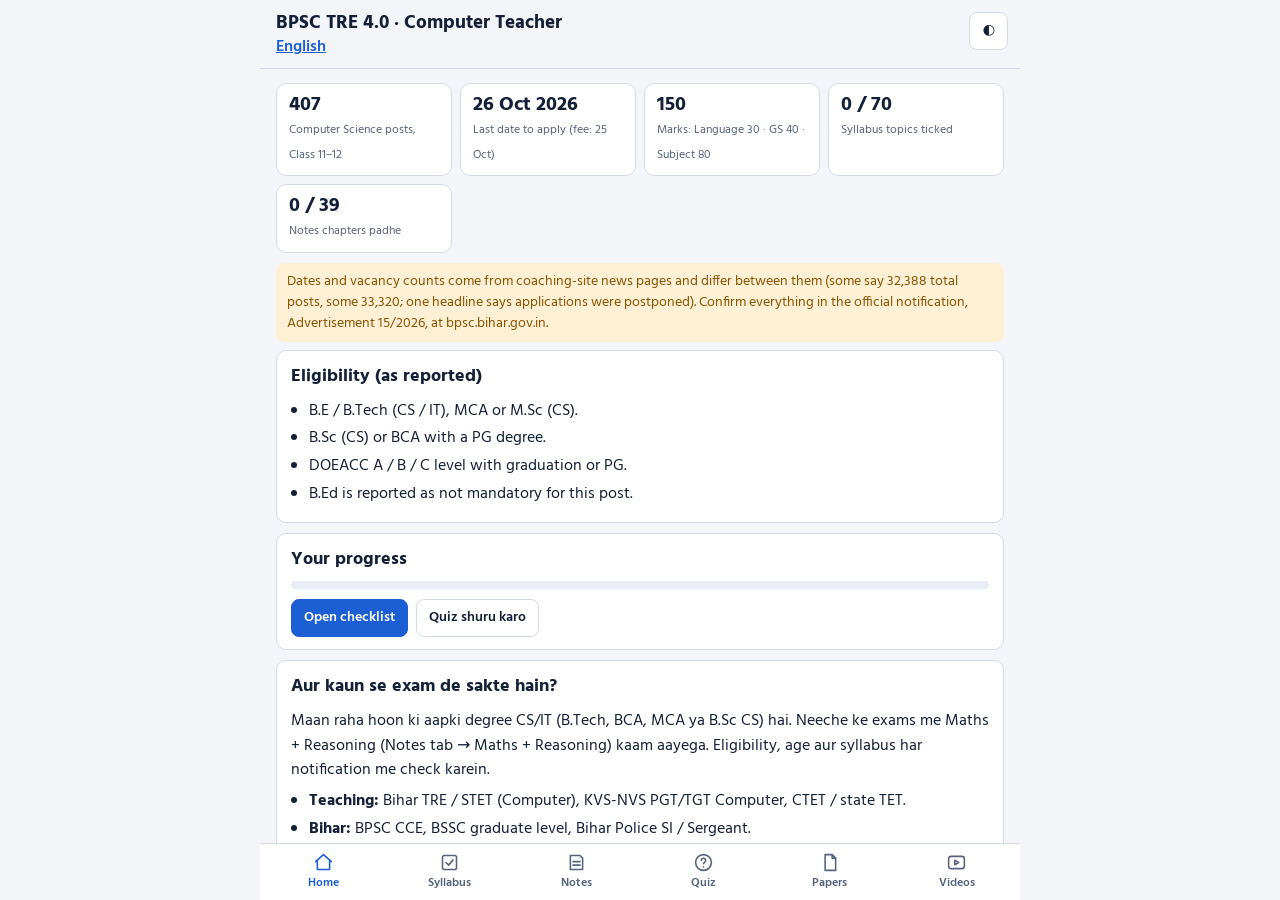
<file: website/index.html>
<!doctype html>
<html lang="hi">
<head>
<meta charset="utf-8">
<meta name="viewport" content="width=device-width, initial-scale=1, viewport-fit=cover">
<title>BPSC Computer Teacher Prep</title>
<meta name="description" content="BPSC TRE 4.0 Computer Science teacher preparation: notes in Hinglish, chapter-wise MCQ quiz, syllabus checklist, previous papers and video links.">
<link rel="preconnect" href="https://fonts.googleapis.com">
<link rel="preconnect" href="https://fonts.gstatic.com" crossorigin>
<link rel="stylesheet" href="https://fonts.googleapis.com/css2?family=Hind:wght@400;500;600;700&family=JetBrains+Mono:wght@400;600&display=swap">
<link rel="stylesheet" href="style.css">
</head>
<body>
<div id="app">
  <header>
    <h1>BPSC TRE 4.0 · Computer Teacher</h1>
<a href="./english.html">English</a>  <button class="btn themebtn" id="themeBtn" type="button" aria-label="Switch theme">◐</button>
  </header>
  <main id="main"></main>
  <nav id="nav" role="tablist" aria-label="Sections"></nav>
</div>

<script src="js/n1.js?v=2"></script>
<script src="js/n2.js?v=2"></script>
<script src="js/n3.js?v=2"></script>
<script src="js/n4.js?v=2"></script>
<script src="js/n5.js?v=2"></script>
<script src="js/n6.js?v=2"></script>
<script src="js/n7.js?v=2"></script>
<script src="js/n8.js?v=2"></script>
<script src="js/n9.js?v=2"></script>
<script src="js/qa.js?v=2"></script>
<script src="js/qa2.js?v=2"></script>
<script src="js/app.js?v=2"></script>
</body>
</html>
</file>
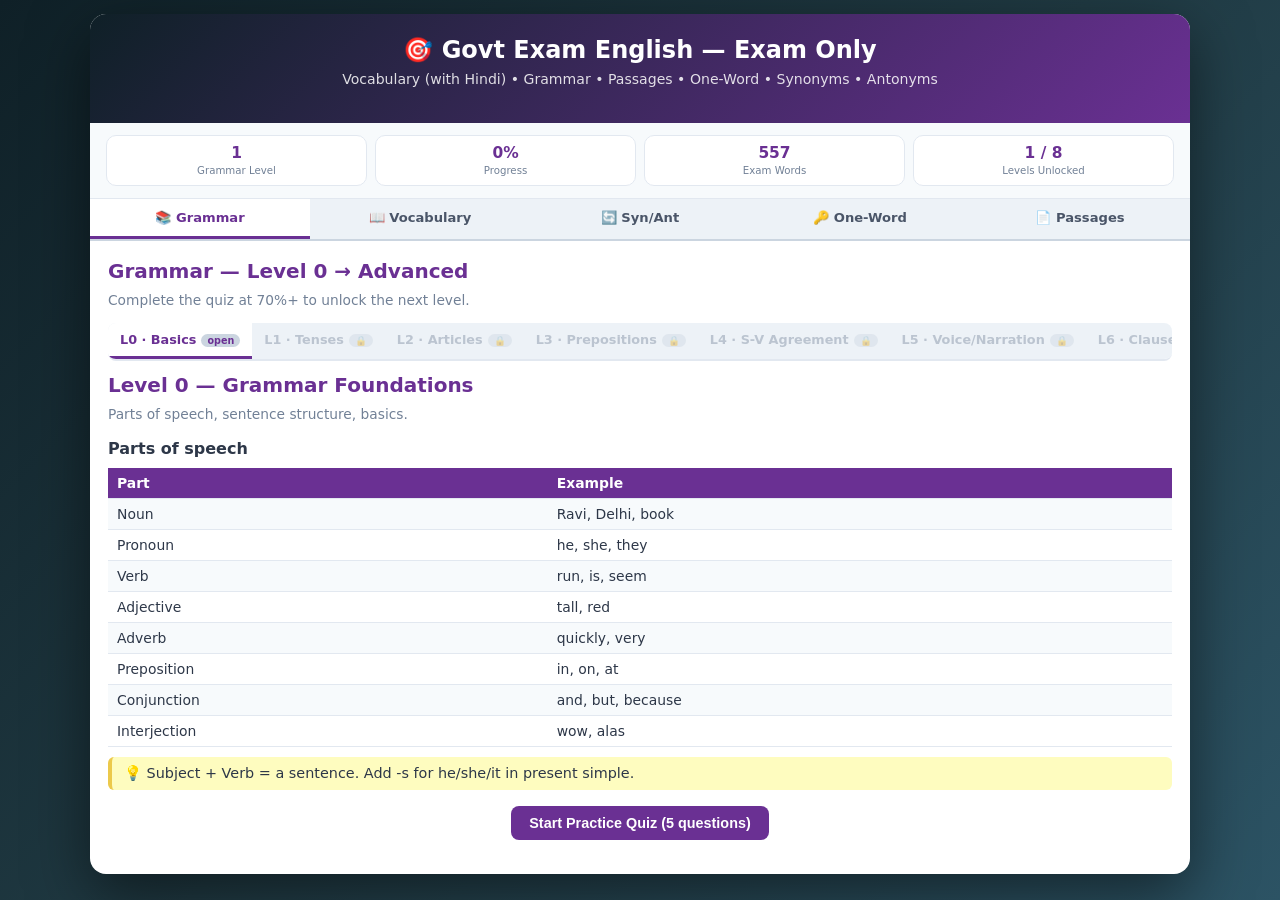
<file: english.html>
<!DOCTYPE html>
<html lang="en">
<head>
<meta charset="UTF-8">
<meta name="viewport" content="width=device-width, initial-scale=1.0">
<title>Govt Exam English — Vocabulary with Hindi (Exam Only)</title>
<style>
  * { box-sizing: border-box; margin: 0; padding: 0; }
  body {
    font-family: 'Segoe UI', system-ui, sans-serif;
    background: linear-gradient(135deg, #0f2027, #203a43, #2c5364);
    min-height: 100vh;
    padding: 14px;
    color: #2d3748;
  }
  .container {
    max-width: 1100px; margin: 0 auto; background: #fff;
    border-radius: 16px; box-shadow: 0 20px 60px rgba(0,0,0,0.5); overflow: hidden;
  }
  header {
    background: linear-gradient(135deg, #0f2027, #6a3093);
    color: #fff; padding: 22px; text-align: center;
  }
  header h1 { font-size: 1.5em; margin-bottom: 4px; }
  header p { opacity: 0.85; font-size: 0.88em; }
  .stats-bar {
    display: flex; flex-wrap: wrap; gap: 8px;
    padding: 12px 16px; background: #f7fafc;
    border-bottom: 1px solid #e2e8f0; font-size: 0.84em;
  }
  .stat {
    flex: 1; min-width: 100px; background: #fff;
    padding: 8px 10px; border-radius: 10px;
    border: 1px solid #e2e8f0; text-align: center;
  }
  .stat b { display: block; font-size: 1.15em; color: #6a3093; }
  .stat span { color: #718096; font-size: 0.76em; }
  .main-tabs {
    display: flex; overflow-x: auto;
    background: #edf2f7; border-bottom: 2px solid #cbd5e0;
  }
  .main-tab {
    flex: 1; min-width: 100px; padding: 11px 6px;
    text-align: center; cursor: pointer;
    font-weight: 700; font-size: 0.82em; color: #4a5568;
    border-bottom: 3px solid transparent;
    white-space: nowrap; transition: all 0.2s;
  }
  .main-tab:hover { background: #e2e8f0; }
  .main-tab.active {
    color: #6a3093; background: #fff; border-bottom-color: #6a3093;
  }
  .content { padding: 18px; }
  .panel { display: none; animation: fadeIn 0.3s; }
  .panel.active { display: block; }
  @keyframes fadeIn { from { opacity: 0; transform: translateY(8px);} to { opacity:1; transform:none;} }
  h2 { color: #6a3093; margin-bottom: 6px; font-size: 1.25em; }
  .subtitle { color: #718096; font-size: 0.86em; margin-bottom: 12px; }
  h3 { color: #2d3748; margin: 14px 0 8px; font-size: 1em; }
  p { line-height: 1.6; margin-bottom: 10px; font-size: 0.94em; }
  .example {
    background: #f0f4ff; border-left: 4px solid #667eea;
    padding: 8px 12px; border-radius: 6px; margin: 6px 0;
    font-style: italic; font-size: 0.9em;
  }
  .example strong { color: #4c51bf; font-style: normal; }
  .tip {
    background: #fefcbf; border-left: 4px solid #ecc94b;
    padding: 8px 12px; border-radius: 6px; margin: 10px 0; font-size: 0.9em;
  }
  .tip::before { content: "💡 "; }
  .trap {
    background: #fff5f5; border-left: 4px solid #f56565;
    padding: 8px 12px; border-radius: 6px; margin: 10px 0; font-size: 0.9em;
  }
  .trap::before { content: "⚠️ Exam Trap: "; font-weight: 700; color: #c53030; }
  table { width: 100%; border-collapse: collapse; margin: 10px 0; font-size: 0.87em; }
  th, td { padding: 7px 9px; text-align: left; border-bottom: 1px solid #e2e8f0; }
  th { background: #6a3093; color: #fff; }
  tr:nth-child(even) { background: #f7fafc; }
  .levels {
    display: flex; overflow-x: auto; background: #edf2f7;
    border-bottom: 2px solid #e2e8f0; margin-bottom: 12px; border-radius: 8px;
  }
  .level-tab {
    flex: 0 0 auto; padding: 9px 12px; cursor: pointer;
    font-weight: 600; font-size: 0.8em; color: #718096;
    border-bottom: 3px solid transparent; white-space: nowrap;
  }
  .level-tab:hover { background: #e2e8f0; }
  .level-tab.active { color: #6a3093; background: #fff; border-bottom-color: #6a3093; }
  .level-tab.locked { opacity: 0.4; cursor: not-allowed; }
  .level-tab .badge {
    display: inline-block; margin-left: 5px; font-size: 0.75em;
    padding: 1px 6px; border-radius: 10px; background: #cbd5e0;
  }
  .level-tab.done .badge { background: #48bb78; color: #fff; }
  .btn {
    padding: 9px 18px; border: none; border-radius: 8px;
    cursor: pointer; font-weight: 700; font-size: 0.9em;
  }
  .btn-primary { background: #6a3093; color: #fff; }
  .btn-primary:hover { background: #4c2270; }
  .btn-success { background: #38a169; color: #fff; }
  .btn-outline { background: #fff; color: #6a3093; border: 2px solid #6a3093; }
  .btn-outline:hover { background: #f0e6f8; }
  .btn:disabled { opacity: 0.5; cursor: not-allowed; }
  .btn-sm { padding: 6px 12px; font-size: 0.82em; }
  .center { text-align: center; margin-top: 14px; }
  .quiz-header {
    display: flex; justify-content: space-between; align-items: center;
    flex-wrap: wrap; gap: 8px; margin-bottom: 10px;
  }
  .timer {
    font-weight: 700; color: #e53e3e; background: #fff5f5;
    padding: 5px 12px; border-radius: 20px; font-size: 0.9em;
  }
  .quiz-question {
    background: #f7fafc; padding: 12px 14px;
    border-radius: 10px; margin-bottom: 10px; border: 1px solid #e2e8f0;
  }
  .quiz-question p.qtext { font-weight: 600; margin-bottom: 8px; font-size: 0.94em; }
  .option {
    display: block; padding: 8px 12px; margin: 4px 0;
    background: #fff; border: 2px solid #e2e8f0;
    border-radius: 8px; cursor: pointer; font-size: 0.9em; transition: all 0.15s;
  }
  .option:hover { border-color: #6a3093; background: #f5eefa; }
  .option.correct { border-color: #48bb78; background: #f0fff4; }
  .option.wrong { border-color: #f56565; background: #fff5f5; }
  .option.disabled { pointer-events: none; }
  .feedback { margin-top: 5px; font-weight: 600; font-size: 0.84em; }
  .feedback.correct { color: #38a169; }
  .feedback.wrong { color: #e53e3e; }
  .progress-bar {
    height: 8px; background: #e2e8f0; border-radius: 4px;
    overflow: hidden; margin: 10px 0;
  }
  .progress-fill {
    height: 100%; background: linear-gradient(90deg, #48bb78, #38a169);
    width: 0%; transition: width 0.4s;
  }
  .result-box {
    background: linear-gradient(135deg, #f0e6f8, #e9d8fd);
    padding: 18px; border-radius: 12px; text-align: center; margin-top: 14px;
  }
  .result-box h3 { color: #6a3093; font-size: 1.25em; margin-bottom: 6px; }
  .result-box .big { font-size: 2em; font-weight: 800; color: #2d3748; }
  .result-box p { margin: 5px 0; color: #4a5568; }
  .hidden { display: none; }
  .hint { color: #718096; font-size: 0.84em; }
  .vocab-grid {
    display: grid; grid-template-columns: repeat(auto-fill, minmax(290px, 1fr));
    gap: 10px; margin-top: 12px;
  }
  .vocab-card {
    background: #fff; border: 1px solid #e2e8f0;
    border-radius: 10px; padding: 10px 12px; font-size: 0.86em;
    box-shadow: 0 2px 6px rgba(0,0,0,0.04);
  }
  .vocab-card .word { font-weight: 800; color: #6a3093; font-size: 1.05em; }
  .vocab-card .hindi { color: #2b6cb0; font-weight: 700; margin: 2px 0; font-size: 0.95em; }
  .vocab-card .meaning { color: #2d3748; margin: 3px 0; font-size: 0.9em; }
  .vocab-card .syn, .vocab-card .ant { font-size: 0.83em; color: #4a5568; }
  .vocab-card .syn b { color: #38a169; }
  .vocab-card .ant b { color: #e53e3e; }
  .vocab-card .tag {
    display: inline-block; font-size: 0.7em; background: #e9d8fd;
    color: #6a3093; padding: 1px 7px; border-radius: 8px; margin-top: 4px;
  }
  .search-box { display: flex; gap: 8px; flex-wrap: wrap; margin-bottom: 12px; }
  .search-box input {
    flex: 1; min-width: 170px; padding: 9px 12px;
    border: 2px solid #e2e8f0; border-radius: 8px;
    font-size: 0.9em; outline: none;
  }
  .search-box input:focus { border-color: #6a3093; }
  .search-box select {
    padding: 9px 12px; border: 2px solid #e2e8f0;
    border-radius: 8px; font-size: 0.9em; background: #fff;
  }
  .filter-row { display: flex; gap: 6px; flex-wrap: wrap; margin-bottom: 10px; }
  .filter-chip {
    padding: 5px 12px; border-radius: 16px; background: #edf2f7;
    color: #4a5568; font-size: 0.8em; cursor: pointer;
    font-weight: 600; border: 2px solid transparent;
  }
  .filter-chip.active { background: #6a3093; color: #fff; }
  .passage-box {
    background: #f7fafc; border: 1px solid #e2e8f0;
    border-radius: 10px; padding: 14px 16px; font-size: 0.91em;
    line-height: 1.7; margin-bottom: 12px;
  }
  .passage-box h4 { color: #6a3093; margin-bottom: 8px; }
  .vocab-count {
    display: inline-block; background: #6a3093; color: #fff;
    padding: 2px 9px; border-radius: 12px; font-size: 0.76em;
    font-weight: 700; margin-left: 6px;
  }
  .hindi-badge {
    display: inline-block; background: #bee3f8; color: #2b6cb0;
    padding: 1px 7px; border-radius: 8px; font-size: 0.72em;
    font-weight: 700; margin-left: 6px;
  }
</style>
</head>
<body>
<div class="container">
  <header>
    <h1>🎯 Govt Exam English — Exam Only</h1>
    <p>Vocabulary (with Hindi) • Grammar • Passages • One-Word • Synonyms • Antonyms</p>
  </header>

  <div class="stats-bar">
    <div class="stat"><b id="stat-level">1</b><span>Grammar Level</span></div>
    <div class="stat"><b id="stat-score">0%</b><span>Progress</span></div>
    <div class="stat"><b id="stat-vocab">0</b><span>Exam Words</span></div>
    <div class="stat"><b id="stat-unlocked">1 / 8</b><span>Levels Unlocked</span></div>
  </div>

  <div class="main-tabs">
    <div class="main-tab active" data-panel="grammar">📚 Grammar</div>
    <div class="main-tab" data-panel="vocab">📖 Vocabulary</div>
    <div class="main-tab" data-panel="synant">🔄 Syn/Ant</div>
    <div class="main-tab" data-panel="oneword">🔑 One-Word</div>
    <div class="main-tab" data-panel="passage">📄 Passages</div>
  </div>

  <div class="content">
    <!-- GRAMMAR -->
    <div class="panel active" id="grammar">
      <h2>Grammar — Level 0 → Advanced</h2>
      <p class="subtitle">Complete the quiz at 70%+ to unlock the next level.</p>
      <div class="levels" id="levelTabs"></div>
      <div id="grammarContent"></div>
    </div>

    <!-- VOCABULARY -->
    <div class="panel" id="vocab">
      <h2>Exam Vocabulary <span class="vocab-count" id="vocabTotal">0</span> <span class="hindi-badge">हिंदी अर्थ सहित</span></h2>
      <p class="subtitle">Only exam-relevant words (SSC / UPSC / Banking / Railways / State PSC).</p>
      <div class="search-box">
        <input type="text" id="vocabSearch" placeholder="🔍 Search word, meaning, or Hindi..." />
        <select id="vocabLetter"><option value="">All letters</option></select>
        <select id="vocabLevel">
          <option value="">All levels</option>
          <option value="basic">Basic</option>
          <option value="intermediate">Intermediate</option>
          <option value="advanced">Advanced</option>
        </select>
      </div>
      <div class="filter-row" id="vocabChips"></div>
      <div id="vocabList" class="vocab-grid"></div>
      <div class="center" id="vocabMoreWrap" style="margin-top:14px;"></div>
    </div>

    <!-- SYN/ANT -->
    <div class="panel" id="synant">
      <h2>Synonyms & Antonyms — Quiz</h2>
      <p class="subtitle">Exam-style questions from the vocabulary bank.</p>
      <div class="center" style="margin-bottom:14px;">
        <button class="btn btn-primary" onclick="startSynAntQuiz('synonym')">Start Synonyms Quiz</button>
        <button class="btn btn-outline" style="margin-left:8px;" onclick="startSynAntQuiz('antonym')">Start Antonyms Quiz</button>
      </div>
      <div id="synantArea"></div>
    </div>

    <!-- ONE-WORD -->
    <div class="panel" id="oneword">
      <h2>One-Word Substitutions</h2>
      <p class="subtitle">High-frequency one-word substitutions for SSC / UPSC / Banking.</p>
      <div class="search-box">
        <input type="text" id="owSearch" placeholder="🔍 Search one-word substitution..." />
      </div>
      <div id="owList"></div>
    </div>

    <!-- PASSAGES -->
    <div class="panel" id="passage">
      <h2>Reading Comprehension Passages</h2>
      <p class="subtitle">Exam-style passages with questions.</p>
      <div class="filter-row" id="passageChips"></div>
      <div id="passageArea"></div>
    </div>
  </div>
</div>

<script>
/* =========================================================
   GRAMMAR LEVELS (exam-relevant only)
   ========================================================= */
const LEVELS = [
  { id:0, name:"L0 · Basics", title:"Level 0 — Grammar Foundations",
    subtitle:"Parts of speech, sentence structure, basics.",
    theory:`<h3>Parts of speech</h3><table><tr><th>Part</th><th>Example</th></tr><tr><td>Noun</td><td>Ravi, Delhi, book</td></tr><tr><td>Pronoun</td><td>he, she, they</td></tr><tr><td>Verb</td><td>run, is, seem</td></tr><tr><td>Adjective</td><td>tall, red</td></tr><tr><td>Adverb</td><td>quickly, very</td></tr><tr><td>Preposition</td><td>in, on, at</td></tr><tr><td>Conjunction</td><td>and, but, because</td></tr><tr><td>Interjection</td><td>wow, alas</td></tr></table><div class="tip">Subject + Verb = a sentence. Add -s for he/she/it in present simple.</div>`,
    questions:[
      {q:"Choose the correct sentence.",options:["She go to school.","She goes to school.","She going to school.","She gone to school."],correct:1,explain:"She → goes (third-person singular)."},
      {q:"Identify the noun: 'The tall boy ran quickly.'",options:["tall","ran","boy","quickly"],correct:2,explain:"'Boy' is a noun."},
      {q:"Plural of 'child'?",options:["childs","children","childes","childrens"],correct:1,explain:"Irregular plural."},
      {q:"Which is a pronoun?",options:["table","she","run","happy"],correct:1,explain:"'She' replaces a noun."},
      {q:"'They ___ football every Sunday.'",options:["plays","play","playing","played"],correct:1,explain:"Plural subject → play."}
    ]
  },
  { id:1, name:"L1 · Tenses", title:"Level 1 — The 12 Tenses",
    subtitle:"All tenses with structure and exam traps.",
    theory:`<h3>Tense grid</h3><table><tr><th></th><th>Simple</th><th>Continuous</th><th>Perfect</th></tr><tr><td>Present</td><td>V1/V1+s</td><td>am/is/are + V-ing</td><td>has/have + V3</td></tr><tr><td>Past</td><td>V2</td><td>was/were + V-ing</td><td>had + V3</td></tr><tr><td>Future</td><td>will + V1</td><td>will be + V-ing</td><td>will have + V3</td></tr></table><div class="trap">Since + point of time, for + duration → Present Perfect Continuous.</div><div class="trap">After 'if, when, until' use present simple for future: <em>When he comes, I'll tell him.</em></div>`,
    questions:[
      {q:"She ___ since 2019.",options:["works","worked","has been working","is working"],correct:2,explain:"Since + ongoing → present perfect continuous."},
      {q:"By the time we reached, the train ___.",options:["left","has left","had left","leaves"],correct:2,explain:"Earlier of two past actions → past perfect."},
      {q:"Water ___ at 100°C.",options:["boil","boils","is boiling","boiled"],correct:1,explain:"Universal fact → present simple."},
      {q:"I ___ him tomorrow.",options:["meet","met","will meet","am meeting"],correct:2,explain:"Tomorrow → future simple."},
      {q:"When I called, they ___ dinner.",options:["have","had","were having","will have"],correct:2,explain:"Past continuous."},
      {q:"He ___ his homework before he went out.",options:["does","did","had done","will do"],correct:2,explain:"Past perfect."},
      {q:"Look! It ___ outside.",options:["rains","rained","is raining","has rained"],correct:2,explain:"Happening now → present continuous."}
    ]
  },
  { id:2, name:"L2 · Articles", title:"Level 2 — Articles (a/an/the)",
    subtitle:"Sound rules, unique items, common traps.",
    theory:`<h3>a / an</h3><div class="tip">Use <b>an</b> before a vowel <em>sound</em>: an hour, an MP, a university, a European.</div><h3>the</h3><div class="example">the sun, the Ganga, the Himalayas, the best student</div><div class="trap">Superlatives always take 'the'.</div><div class="trap">Abstract nouns generally take no article: <em>Honesty is the best policy.</em></div>`,
    questions:[
      {q:"She is ___ honest girl.",options:["a","an","the","no article"],correct:1,explain:"Vowel sound → an."},
      {q:"He is ___ European.",options:["a","an","the","no article"],correct:0,explain:"Consonant /y/ sound → a."},
      {q:"___ Ganga is sacred.",options:["A","An","The","No article"],correct:2,explain:"Rivers take 'the'."},
      {q:"___ honesty is the best policy.",options:["A","An","The","No article"],correct:3,explain:"Abstract general → no article."},
      {q:"She is ___ best player.",options:["a","an","the","no article"],correct:2,explain:"Superlative → the."},
      {q:"I waited for ___ hour.",options:["a","an","the","no article"],correct:1,explain:"Silent h → an."}
    ]
  },
  { id:3, name:"L3 · Prepositions", title:"Level 3 — Prepositions",
    subtitle:"Time, place, direction, collocations.",
    theory:`<h3>Time</h3><table><tr><th>Prep</th><th>Use</th><th>Example</th></tr><tr><td>in</td><td>months, years, seasons</td><td>in July, in 2025</td></tr><tr><td>on</td><td>days, dates</td><td>on Monday</td></tr><tr><td>at</td><td>exact time</td><td>at 5pm</td></tr></table><div class="trap">'Discuss' takes no preposition: discuss the matter.</div><div class="trap">'Comprise' takes no 'of'.</div><div class="trap">Married <b>to</b>, angry <b>with</b> (person), angry <b>at</b> (thing).</div>`,
    questions:[
      {q:"We will meet ___ Monday.",options:["in","on","at","for"],correct:1,explain:"Days → on."},
      {q:"She has been ill ___ last week.",options:["for","since","from","at"],correct:1,explain:"Since + point."},
      {q:"He has lived here ___ ten years.",options:["since","for","from","in"],correct:1,explain:"For + duration."},
      {q:"Let's discuss ___ the plan.",options:["about","on","the","no preposition"],correct:3,explain:"Discuss takes no prep."},
      {q:"The team comprises ___ five.",options:["of","with","in","no preposition"],correct:3,explain:"Comprise takes no 'of'."},
      {q:"She is married ___ a doctor.",options:["with","to","by","for"],correct:1,explain:"Married to."}
    ]
  },
  { id:4, name:"L4 · S-V Agreement", title:"Level 4 — Subject–Verb Agreement",
    subtitle:"The rule that decides dozens of exam questions.",
    theory:`<div class="example"><b>Each/Every/Either/Neither</b> + singular verb.</div><div class="example"><b>Neither…nor/Either…or</b> → verb agrees with nearer subject.</div><div class="example"><b>As well as/along with</b> → verb agrees with first subject.</div><div class="example"><b>Collective nouns</b> → singular (usually).</div><div class="trap">'A number of' → plural; 'The number of' → singular.</div><div class="trap">'One of the + plural noun' → singular verb.</div>`,
    questions:[
      {q:"Each of the boys ___ a prize.",options:["have","has","are","were"],correct:1,explain:"Each → singular."},
      {q:"Neither the teacher nor the students ___ present.",options:["was","were","is","has"],correct:1,explain:"Nearer subject = students → were."},
      {q:"The manager, along with his staff, ___ arriving.",options:["are","is","were","have"],correct:1,explain:"Along with doesn't change subject."},
      {q:"The news ___ disturbing.",options:["are","were","is","have"],correct:2,explain:"News is uncountable → singular."},
      {q:"One of my friends ___ a doctor.",options:["are","were","is","have"],correct:2,explain:"One of the + plural → singular."},
      {q:"A number of students ___ absent.",options:["is","was","are","has"],correct:2,explain:"A number of → plural."}
    ]
  },
  { id:5, name:"L5 · Voice/Narration", title:"Level 5 — Voice & Narration",
    subtitle:"Active/passive and direct/indirect speech.",
    theory:`<h3>Active → Passive</h3><div class="example">Ram wrote a letter → A letter was written by Ram.</div><table><tr><th>Tense</th><th>Passive</th></tr><tr><td>Present Simple</td><td>is/am/are + V3</td></tr><tr><td>Past Simple</td><td>was/were + V3</td></tr><tr><td>Present Perfect</td><td>has/have been + V3</td></tr><tr><td>Future Simple</td><td>will be + V3</td></tr></table><h3>Direct → Indirect</h3><div class="example">He said, "I am tired." → He said that he <b>was</b> tired.</div><div class="trap">Universal truths don't shift tense.</div>`,
    questions:[
      {q:"Passive of 'They built the bridge.'",options:["The bridge was built by them.","The bridge is built by them.","The bridge has built.","The bridge built by them."],correct:0,explain:"Past simple passive."},
      {q:"Passive of 'She is writing a letter.'",options:["A letter is written.","A letter is being written.","A letter was written.","A letter has written."],correct:1,explain:"Present continuous passive."},
      {q:"Indirect: He said, 'I will come tomorrow.'",options:["He said he will come tomorrow.","He said he would come the next day.","He said he comes tomorrow.","He says he would come tomorrow."],correct:1,explain:"Will → would, tomorrow → next day."},
      {q:"Passive of 'Someone has stolen my bag.'",options:["My bag has stolen.","My bag has been stolen.","My bag was stolen.","My bag is stolen."],correct:1,explain:"Present perfect passive."},
      {q:"Indirect: She said, 'I am busy now.'",options:["She said she is busy now.","She said she was busy then.","She said she was busy now.","She says she was busy then."],correct:1,explain:"Am → was, now → then."}
    ]
  },
  { id:6, name:"L6 · Clauses", title:"Level 6 — Clauses & Conditionals",
    subtitle:"Advanced sentence structure.",
    theory:`<h3>Conditionals</h3><table><tr><th>Type</th><th>If-clause</th><th>Main</th></tr><tr><td>First</td><td>present</td><td>will + V1</td></tr><tr><td>Second</td><td>past (were)</td><td>would + V1</td></tr><tr><td>Third</td><td>had + V3</td><td>would have + V3</td></tr></table><div class="example">who → people, which → things, whose → possession</div><div class="trap">Double comparatives: 'more better' ✗ → 'better' ✓</div><div class="trap">'Although…but' ✗ — use only one.</div>`,
    questions:[
      {q:"If I ___ rich, I would buy a car.",options:["am","was","were","will be"],correct:2,explain:"Second conditional → were."},
      {q:"If he had worked harder, he ___ the exam.",options:["will pass","would pass","would have passed","passed"],correct:2,explain:"Third conditional."},
      {q:"The book ___ I borrowed was interesting.",options:["who","which","whose","whom"],correct:1,explain:"Which → things."},
      {q:"___ he was tired, he continued working.",options:["Although","But","Although but","Despite"],correct:0,explain:"Although alone."},
      {q:"Choose the correct sentence.",options:["Walking down the road, the tree was seen.","Walking down the road, I saw the tree.","Walking down the road, it was seen by me.","The tree walking down the road was seen."],correct:1,explain:"Modifier must match doer."},
      {q:"This is ___ option available.",options:["more better","the better","the best","most best"],correct:2,explain:"Superlative."}
    ]
  },
  { id:7, name:"L7 · Error Spotting", title:"Level 7 — Error Spotting",
    subtitle:"The hardest exam patterns.",
    theory:`<div class="trap"><b>Redundancy:</b> "return back", "repeat again", "free gift", "discuss about" — wrong.</div><div class="trap"><b>Parallelism:</b> reading, writing, and painting ✓</div><div class="trap"><b>One of / Each of:</b> One of my friends ✓</div><div class="trap"><b>Comparatives:</b> senior/junior/superior take <em>to</em>.</div><div class="trap"><b>Subjunctive:</b> He suggested that she <em>go</em>.</div><div class="trap"><b>Correlatives:</b> not only…but also, hardly…when, no sooner…than.</div>`,
    questions:[
      {q:"Error: 'She returned back from Delhi yesterday.'",options:["She","returned back","from Delhi","yesterday"],correct:1,explain:"Returned back is redundant."},
      {q:"Error: 'He is senior than me.'",options:["He is","senior","than","me"],correct:2,explain:"Use 'to': senior to me."},
      {q:"Correct sentence?",options:["Not only he sings but also dances.","He not only sings but also dances.","He sings not only but dances also.","He sings and dances not only also."],correct:1,explain:"Not only … but also."},
      {q:"Error: 'One of my friend is a doctor.'",options:["One of","my friend","is","a doctor"],correct:1,explain:"friends (plural)."},
      {q:"Correct sentence?",options:["No sooner had he arrived than it rained.","No sooner he arrived when it rained.","No sooner had he arrived when it rained.","No sooner he arrived than it rained."],correct:0,explain:"No sooner had … than."},
      {q:"Error: 'She suggested that he goes home.'",options:["She suggested","that","he goes","home"],correct:2,explain:"Subjunctive: he go."},
      {q:"Error: 'She likes reading, writing, and to paint.'",options:["She likes","reading","writing","and to paint"],correct:3,explain:"Parallelism: painting."}
    ]
  }
];

/* =========================================================
   EXAM VOCABULARY WITH HINDI — curated, exam-relevant ONLY
   (SSC / UPSC / Banking / Railways / State PSC standard)
   ========================================================= */
const EXAM_VOCAB = [
  {w:"Abate",h:"कम होना",m:"to reduce in intensity",s:["diminish","lessen","subside"],a:["increase","intensify"],lv:"advanced"},
  {w:"Aberration",h:"विचलन",m:"deviation from the norm",s:["abnormality","deviation","anomaly"],a:["normality","regularity"],lv:"advanced"},
  {w:"Abhor",h:"घृणा करना",m:"to hate strongly",s:["detest","loathe","despise"],a:["love","adore"],lv:"advanced"},
  {w:"Abjure",h:"त्यागना",m:"to renounce formally",s:["renounce","forswear","repudiate"],a:["embrace","accept"],lv:"advanced"},
  {w:"Abnegate",h:"इनकार करना",m:"to surrender or deny oneself",s:["renounce","forgo","surrender"],a:["claim","assert"],lv:"advanced"},
  {w:"Abominable",h:"घृणित",m:"hateful, detestable",s:["loathsome","odious","repugnant"],a:["delightful","pleasant"],lv:"advanced"},
  {w:"Abridge",h:"संक्षिप्त करना",m:"to shorten",s:["shorten","condense","abbreviate"],a:["expand","lengthen"],lv:"intermediate"},
  {w:"Abrogate",h:"रद्द करना",m:"to abolish by authority",s:["repeal","revoke","annul"],a:["enact","establish"],lv:"advanced"},
  {w:"Abscond",h:"फरार होना",m:"to flee secretly",s:["flee","escape","bolt"],a:["remain","stay"],lv:"advanced"},
  {w:"Absolve",h:"मुक्त करना",m:"to free from guilt",s:["pardon","exonerate","acquit"],a:["condemn","blame"],lv:"advanced"},
  {w:"Abstemious",h:"संयमी",m:"moderate in eating/drinking",s:["temperate","moderate","restrained"],a:["gluttonous","indulgent"],lv:"advanced"},
  {w:"Abstruse",h:"दुर्बोध",m:"difficult to understand",s:["obscure","recondite","esoteric"],a:["simple","obvious"],lv:"advanced"},
  {w:"Abundant",h:"प्रचुर",m:"plentiful",s:["ample","copious","plentiful"],a:["scarce","sparse"],lv:"basic"},
  {w:"Accede",h:"सहमत होना",m:"to agree or consent",s:["agree","consent","assent"],a:["refuse","dissent"],lv:"advanced"},
  {w:"Accentuate",h:"जोर देना",m:"to emphasize",s:["emphasize","highlight","stress"],a:["downplay","minimize"],lv:"intermediate"},
  {w:"Acclaim",h:"प्रशंसा",m:"praise, applause",s:["praise","applause","honor"],a:["criticism","censure"],lv:"intermediate"},
  {w:"Accolade",h:"सम्मान",m:"an award or honor",s:["honor","award","tribute"],a:["criticism","blame"],lv:"advanced"},
  {w:"Accommodate",h:"समायोजित करना",m:"to provide space or adjust",s:["adjust","adapt","house"],a:["reject","refuse"],lv:"basic"},
  {w:"Accord",h:"सहमति",m:"agreement or harmony",s:["agreement","harmony","concord"],a:["discord","conflict"],lv:"intermediate"},
  {w:"Accost",h:"टोकना",m:"to approach and speak to",s:["approach","confront","address"],a:["avoid","ignore"],lv:"advanced"},
  {w:"Accretion",h:"वृद्धि",m:"gradual growth",s:["growth","accumulation","increase"],a:["depletion","reduction"],lv:"advanced"},
  {w:"Acerbic",h:"कटु",m:"sharp or bitter in tone",s:["caustic","sarcastic","biting"],a:["mild","sweet"],lv:"advanced"},
  {w:"Acquiesce",h:"स्वीकार करना",m:"to accept reluctantly",s:["comply","consent","submit"],a:["resist","object"],lv:"advanced"},
  {w:"Acrimonious",h:"कटु",m:"bitter in speech/behavior",s:["bitter","caustic","hostile"],a:["amicable","cordial"],lv:"advanced"},
  {w:"Acumen",h:"कुशाग्रता",m:"keen insight",s:["insight","shrewdness","astuteness"],a:["ignorance","folly"],lv:"advanced"},
  {w:"Adamant",h:"अटल",m:"unyielding",s:["firm","resolute","inflexible"],a:["flexible","yielding"],lv:"intermediate"},
  {w:"Admonish",h:"चेतावनी देना",m:"to warn gently",s:["warn","reprove","caution"],a:["praise","commend"],lv:"intermediate"},
  {w:"Adroit",h:"निपुण",m:"skillful",s:["skillful","deft","adept"],a:["clumsy","inept"],lv:"advanced"},
  {w:"Adulation",h:"अतिप्रशंसा",m:"excessive praise",s:["flattery","praise","worship"],a:["criticism","scorn"],lv:"advanced"},
  {w:"Adverse",h:"प्रतिकूल",m:"unfavorable",s:["unfavorable","hostile","detrimental"],a:["favorable","beneficial"],lv:"intermediate"},
  {w:"Advocate",h:"समर्थन करना",m:"to support or recommend",s:["support","promote","champion"],a:["oppose","discourage"],lv:"intermediate"},
  {w:"Aesthetic",h:"सौंदर्यपरक",m:"relating to beauty",s:["artistic","tasteful","beautiful"],a:["ugly","unaesthetic"],lv:"advanced"},
  {w:"Affable",h:"मिलनसार",m:"friendly",s:["friendly","amiable","genial"],a:["unfriendly","aloof"],lv:"intermediate"},
  {w:"Affinity",h:"आकर्षण",m:"natural liking",s:["attraction","liking","rapport"],a:["aversion","dislike"],lv:"advanced"},
  {w:"Affluent",h:"धनी",m:"wealthy",s:["wealthy","rich","prosperous"],a:["poor","destitute"],lv:"intermediate"},
  {w:"Aggravate",h:"बिगाड़ना",m:"to worsen",s:["worsen","intensify","exacerbate"],a:["alleviate","improve"],lv:"intermediate"},
  {w:"Aggrandize",h:"बढ़ाना",m:"to increase power/wealth",s:["enhance","magnify","exalt"],a:["diminish","reduce"],lv:"advanced"},
  {w:"Alacrity",h:"तत्परता",m:"cheerful readiness",s:["eagerness","enthusiasm","promptness"],a:["reluctance","apathy"],lv:"advanced"},
  {w:"Alleviate",h:"कम करना",m:"to relieve",s:["ease","relieve","mitigate"],a:["aggravate","worsen"],lv:"intermediate"},
  {w:"Aloof",h:"अलग-थलग",m:"distant, detached",s:["distant","detached","remote"],a:["friendly","close"],lv:"intermediate"},
  {w:"Altruistic",h:"परोपकारी",m:"selfless",s:["selfless","generous","unselfish"],a:["selfish","egoistic"],lv:"advanced"},
  {w:"Ambiguous",h:"अस्पष्ट",m:"unclear, having multiple meanings",s:["unclear","vague","equivocal"],a:["clear","unambiguous"],lv:"intermediate"},
  {w:"Ambivalent",h:"द्वंद्वात्मक",m:"having mixed feelings",s:["uncertain","conflicted","undecided"],a:["certain","decisive"],lv:"advanced"},
  {w:"Ameliorate",h:"सुधारना",m:"to improve",s:["improve","enhance","better"],a:["worsen","deteriorate"],lv:"advanced"},
  {w:"Amenable",h:"सहमत होने योग्य",m:"open to suggestion",s:["receptive","open","compliant"],a:["resistant","uncooperative"],lv:"advanced"},
  {w:"Amiable",h:"मिलनसार",m:"friendly",s:["friendly","pleasant","affable"],a:["hostile","unfriendly"],lv:"intermediate"},
  {w:"Amicable",h:"मैत्रीपूर्ण",m:"friendly, peaceful",s:["peaceful","friendly","cordial"],a:["hostile","antagonistic"],lv:"intermediate"},
  {w:"Amalgamate",h:"विलय करना",m:"to combine",s:["combine","merge","unite"],a:["separate","divide"],lv:"advanced"},
  {w:"Anachronism",h:"कालदोष",m:"out of proper time",s:["misplacement","incongruity","throwback"],a:["timeliness","modernity"],lv:"advanced"},
  {w:"Anathema",h:"शापित",m:"something detested",s:["curse","abomination","bane"],a:["blessing","delight"],lv:"advanced"},
  {w:"Anomaly",h:"असामान्यता",m:"irregularity",s:["irregularity","aberration","deviation"],a:["norm","regularity"],lv:"advanced"},
  {w:"Antagonize",h:"विरोध करना",m:"to provoke hostility",s:["provoke","oppose","alienate"],a:["pacify","appease"],lv:"intermediate"},
  {w:"Antipathy",h:"विरोध",m:"strong dislike",s:["dislike","aversion","hostility"],a:["sympathy","liking"],lv:"advanced"},
  {w:"Apathy",h:"उदासीनता",m:"lack of interest",s:["indifference","disinterest","unconcern"],a:["enthusiasm","interest"],lv:"intermediate"},
  {w:"Aphorism",h:"सूक्ति",m:"a concise saying",s:["proverb","maxim","adage"],a:["verbose speech","rambling"],lv:"advanced"},
  {w:"Appease",h:"शांत करना",m:"to pacify",s:["pacify","placate","soothe"],a:["provoke","aggravate"],lv:"intermediate"},
  {w:"Apprehensive",h:"आशंकित",m:"anxious, fearful",s:["anxious","fearful","uneasy"],a:["confident","calm"],lv:"intermediate"},
  {w:"Arbitrary",h:"मनमाना",m:"based on random choice",s:["random","capricious","unreasoned"],a:["reasoned","systematic"],lv:"intermediate"},
  {w:"Arcane",h:"रहस्यमय",m:"mysterious, known to few",s:["mysterious","esoteric","obscure"],a:["obvious","common"],lv:"advanced"},
  {w:"Archaic",h:"पुरातन",m:"very old, outdated",s:["ancient","obsolete","antiquated"],a:["modern","current"],lv:"intermediate"},
  {w:"Ardent",h:"उत्साही",m:"passionate",s:["passionate","fervent","zealous"],a:["apathetic","indifferent"],lv:"intermediate"},
  {w:"Arduous",h:"कठिन",m:"difficult, strenuous",s:["difficult","strenuous","laborious"],a:["easy","effortless"],lv:"intermediate"},
  {w:"Articulate",h:"स्पष्ट वक्ता",m:"able to express clearly",s:["eloquent","expressive","fluent"],a:["inarticulate","mute"],lv:"intermediate"},
  {w:"Ascetic",h:"तपस्वी",m:"self-disciplined, austere",s:["austere","abstinent","spartan"],a:["indulgent","luxurious"],lv:"advanced"},
  {w:"Assiduous",h:"परिश्रमी",m:"diligent",s:["diligent","industrious","persistent"],a:["lazy","negligent"],lv:"advanced"},
  {w:"Astute",h:"चतुर",m:"shrewd, clever",s:["shrewd","clever","perceptive"],a:["naive","foolish"],lv:"advanced"},
  {w:"Attenuate",h:"कमजोर करना",m:"to weaken",s:["weaken","reduce","thin"],a:["strengthen","amplify"],lv:"advanced"},
  {w:"Audacious",h:"साहसी",m:"bold, daring",s:["bold","daring","brazen"],a:["timid","cautious"],lv:"advanced"},
  {w:"Augment",h:"बढ़ाना",m:"to increase",s:["increase","enlarge","boost"],a:["decrease","diminish"],lv:"intermediate"},
  {w:"Auspicious",h:"शुभ",m:"favorable, promising",s:["favorable","promising","propitious"],a:["inauspicious","unlucky"],lv:"advanced"},
  {w:"Austere",h:"कठोर, सादा",m:"severe, plain",s:["severe","plain","stern"],a:["ornate","luxurious"],lv:"advanced"},
  {w:"Authentic",h:"प्रामाणिक",m:"genuine",s:["genuine","real","legitimate"],a:["fake","spurious"],lv:"basic"},
  {w:"Avarice",h:"लोभ",m:"greed",s:["greed","cupidity","covetousness"],a:["generosity","charity"],lv:"advanced"},
  {w:"Averse",h:"विरोधी",m:"opposed, unwilling",s:["opposed","reluctant","disinclined"],a:["willing","eager"],lv:"intermediate"},
  {w:"Benevolent",h:"परोपकारी",m:"kind, generous",s:["kind","generous","charitable"],a:["malevolent","cruel"],lv:"intermediate"},
  {w:"Bewilder",h:"भ्रमित करना",m:"to confuse",s:["confuse","perplex","baffle"],a:["clarify","enlighten"],lv:"intermediate"},
  {w:"Bias",h:"पूर्वाग्रह",m:"prejudice",s:["prejudice","partiality","inclination"],a:["fairness","impartiality"],lv:"intermediate"},
  {w:"Bolster",h:"मजबूत करना",m:"to support",s:["support","strengthen","reinforce"],a:["weaken","undermine"],lv:"intermediate"},
  {w:"Bombastic",h:"आडंबरपूर्ण",m:"pompous in speech",s:["pompous","grandiloquent","pretentious"],a:["simple","plain"],lv:"advanced"},
  {w:"Brevity",h:"संक्षिप्तता",m:"shortness",s:["shortness","conciseness","briefness"],a:["verbosity","length"],lv:"advanced"},
  {w:"Cajole",h:"फुसलाना",m:"to persuade",s:["persuade","coax","wheedle"],a:["force","compel"],lv:"advanced"},
  {w:"Callous",h:"निर्दयी",m:"unfeeling",s:["unfeeling","heartless","insensitive"],a:["compassionate","kind"],lv:"advanced"},
  {w:"Candid",h:"स्पष्टवादी",m:"honest, frank",s:["honest","frank","open"],a:["deceitful","evasive"],lv:"intermediate"},
  {w:"Capricious",h:"मनमौजी",m:"unpredictable",s:["unpredictable","fickle","whimsical"],a:["steady","constant"],lv:"advanced"},
  {w:"Castigate",h:"कड़ी निंदा करना",m:"to criticize severely",s:["rebuke","reprimand","censure"],a:["praise","commend"],lv:"advanced"},
  {w:"Catalyst",h:"उत्प्रेरक",m:"something that causes change",s:["stimulus","trigger","impetus"],a:["inhibitor","obstacle"],lv:"intermediate"},
  {w:"Caustic",h:"कटु",m:"biting, sarcastic",s:["sarcastic","biting","mordant"],a:["mild","soothing"],lv:"advanced"},
  {w:"Censure",h:"निंदा करना",m:"to criticize formally",s:["condemn","reprimand","rebuke"],a:["praise","approve"],lv:"advanced"},
  {w:"Chicanery",h:"धोखाधड़ी",m:"trickery",s:["trickery","deception","fraud"],a:["honesty","integrity"],lv:"advanced"},
  {w:"Circumspect",h:"सतर्क",m:"cautious",s:["cautious","prudent","wary"],a:["reckless","careless"],lv:"advanced"},
  {w:"Clandestine",h:"गुप्त",m:"secret",s:["secret","covert","surreptitious"],a:["open","overt"],lv:"advanced"},
  {w:"Coalesce",h:"मिल जाना",m:"to combine",s:["combine","merge","unite"],a:["separate","divide"],lv:"advanced"},
  {w:"Coerce",h:"जबरदस्ती करना",m:"to force",s:["force","compel","pressurize"],a:["persuade","allow"],lv:"intermediate"},
  {w:"Cognizant",h:"अवगत",m:"aware",s:["aware","conscious","mindful"],a:["unaware","ignorant"],lv:"advanced"},
  {w:"Commendable",h:"प्रशंसनीय",m:"praiseworthy",s:["praiseworthy","admirable","laudable"],a:["blameworthy","reprehensible"],lv:"intermediate"},
  {w:"Compassion",h:"करुणा",m:"sympathy",s:["sympathy","empathy","kindness"],a:["indifference","cruelty"],lv:"basic"},
  {w:"Complacent",h:"आत्मसंतुष्ट",m:"self-satisfied",s:["self-satisfied","smug","unconcerned"],a:["dissatisfied","alert"],lv:"advanced"},
  {w:"Compromise",h:"समझौता",m:"settlement of differences",s:["settlement","concession","accommodation"],a:["conflict","dispute"],lv:"basic"},
  {w:"Concur",h:"सहमत होना",m:"to agree",s:["agree","accord","coincide"],a:["disagree","differ"],lv:"intermediate"},
  {w:"Condone",h:"क्षमा करना",m:"to overlook or forgive",s:["overlook","forgive","excuse"],a:["condemn","punish"],lv:"advanced"},
  {w:"Conducive",h:"सहायक",m:"helpful, favorable",s:["helpful","favorable","beneficial"],a:["hindering","adverse"],lv:"advanced"},
  {w:"Confluence",h:"संगम",m:"a coming together",s:["junction","meeting","convergence"],a:["divergence","separation"],lv:"advanced"},
  {w:"Congenial",h:"सुखद",m:"pleasant, agreeable",s:["pleasant","agreeable","friendly"],a:["unpleasant","hostile"],lv:"intermediate"},
  {w:"Conjecture",h:"अनुमान",m:"guess",s:["guess","speculation","surmise"],a:["fact","certainty"],lv:"intermediate"},
  {w:"Conscientious",h:"कर्तव्यनिष्ठ",m:"careful, diligent",s:["careful","diligent","scrupulous"],a:["careless","negligent"],lv:"intermediate"},
  {w:"Consolidate",h:"मजबूत करना",m:"to strengthen or combine",s:["strengthen","merge","unify"],a:["weaken","divide"],lv:"intermediate"},
  {w:"Conspicuous",h:"स्पष्ट",m:"noticeable",s:["noticeable","obvious","prominent"],a:["inconspicuous","hidden"],lv:"intermediate"},
  {w:"Contemplate",h:"विचार करना",m:"to think about",s:["consider","ponder","reflect"],a:["ignore","dismiss"],lv:"intermediate"},
  {w:"Contempt",h:"तिरस्कार",m:"scorn",s:["scorn","disdain","derision"],a:["respect","admiration"],lv:"intermediate"},
  {w:"Contrite",h:"पश्चात्तापी",m:"remorseful",s:["remorseful","penitent","sorry"],a:["unrepentant","defiant"],lv:"advanced"},
  {w:"Conundrum",h:"पहेली",m:"difficult problem",s:["puzzle","riddle","problem"],a:["solution","answer"],lv:"advanced"},
  {w:"Copious",h:"विपुल",m:"abundant",s:["abundant","plentiful","ample"],a:["scarce","meager"],lv:"intermediate"},
  {w:"Cordial",h:"सौहार्दपूर्ण",m:"friendly",s:["friendly","warm","genial"],a:["hostile","cold"],lv:"intermediate"},
  {w:"Corroborate",h:"पुष्टि करना",m:"to confirm",s:["confirm","verify","validate"],a:["contradict","refute"],lv:"advanced"},
  {w:"Credulous",h:"भोला",m:"gullible",s:["gullible","naive","trusting"],a:["skeptical","suspicious"],lv:"advanced"},
  {w:"Culpable",h:"दोषी",m:"guilty",s:["guilty","blameworthy","responsible"],a:["innocent","blameless"],lv:"advanced"},
  {w:"Curtail",h:"कम करना",m:"to reduce",s:["reduce","cut","abridge"],a:["extend","expand"],lv:"intermediate"},
  {w:"Cynical",h:"संदेहवादी",m:"distrustful",s:["distrustful","skeptical","pessimistic"],a:["trusting","optimistic"],lv:"intermediate"},
  {w:"Dearth",h:"कमी",m:"scarcity",s:["scarcity","shortage","lack"],a:["abundance","plenty"],lv:"advanced"},
  {w:"Debilitate",h:"कमजोर करना",m:"to weaken",s:["weaken","enfeeble","undermine"],a:["strengthen","invigorate"],lv:"advanced"},
  {w:"Decorun",h:"शिष्टाचार",m:"proper behavior",s:["propriety","etiquette","dignity"],a:["impropriety","rudeness"],lv:"advanced"},
  {w:"Deference",h:"सम्मान",m:"respect",s:["respect","regard","esteem"],a:["disrespect","insolence"],lv:"advanced"},
  {w:"Defunct",h:"अप्रचलित",m:"no longer existing",s:["extinct","obsolete","dead"],a:["active","living"],lv:"advanced"},
  {w:"Deleterious",h:"हानिकारक",m:"harmful",s:["harmful","injurious","detrimental"],a:["beneficial","harmless"],lv:"advanced"},
  {w:"Delineate",h:"वर्णन करना",m:"to describe precisely",s:["describe","outline","depict"],a:["confuse","obscure"],lv:"advanced"},
  {w:"Deluge",h:"बाढ़",m:"a flood",s:["flood","inundation","torrent"],a:["drought","trickle"],lv:"intermediate"},
  {w:"Demeanor",h:"आचरण",m:"behavior, conduct",s:["behavior","conduct","manner"],a:["misbehavior","impropriety"],lv:"advanced"},
  {w:"Demystify",h:"स्पष्ट करना",m:"to make clear",s:["clarify","explain","simplify"],a:["obscure","confuse"],lv:"intermediate"},
  {w:"Denigrate",h:"बदनाम करना",m:"to disparage",s:["disparage","belittle","defame"],a:["praise","exalt"],lv:"advanced"},
  {w:"Denounce",h:"निंदा करना",m:"to condemn publicly",s:["condemn","criticize","accuse"],a:["praise","commend"],lv:"intermediate"},
  {w:"Deplete",h:"समाप्त करना",m:"to use up",s:["exhaust","drain","consume"],a:["replenish","fill"],lv:"intermediate"},
  {w:"Deprecate",h:"अस्वीकृति देना",m:"to express disapproval",s:["disapprove","deplore","disparage"],a:["approve","endorse"],lv:"advanced"},
  {w:"Deride",h:"उपहास करना",m:"to mock",s:["mock","ridicule","scorn"],a:["respect","praise"],lv:"advanced"},
  {w:"Derogatory",h:"अपमानजनक",m:"belittling",s:["belittling","disparaging","insulting"],a:["complimentary","flattering"],lv:"advanced"},
  {w:"Despondent",h:"निराश",m:"depressed",s:["depressed","hopeless","dejected"],a:["hopeful","cheerful"],lv:"advanced"},
  {w:"Destitute",h:"निर्धन",m:"extremely poor",s:["impoverished","penniless","indigent"],a:["wealthy","affluent"],lv:"advanced"},
  {w:"Deter",h:"रोकना",m:"to discourage",s:["discourage","prevent","dissuade"],a:["encourage","motivate"],lv:"intermediate"},
  {w:"Detrimental",h:"हानिकारक",m:"harmful",s:["harmful","damaging","injurious"],a:["beneficial","helpful"],lv:"intermediate"},
  {w:"Devious",h:"कपटी",m:"cunning, deceitful",s:["cunning","deceitful","sly"],a:["honest","straightforward"],lv:"advanced"},
  {w:"Didactic",h:"शिक्षाप्रद",m:"instructive",s:["instructive","educational","moralizing"],a:["uninformative","entertaining"],lv:"advanced"},
  {w:"Diffident",h:"संकोची",m:"shy, lacking confidence",s:["shy","timid","bashful"],a:["confident","assertive"],lv:"advanced"},
  {w:"Digress",h:"विषय से भटकना",m:"to stray from topic",s:["deviate","stray","diverge"],a:["focus","concentrate"],lv:"advanced"},
  {w:"Dilatory",h:"विलंबकारी",m:"slow, delaying",s:["slow","delaying","procrastinating"],a:["prompt","punctual"],lv:"advanced"},
  {w:"Diligent",h:"मेहनती",m:"hardworking",s:["hardworking","industrious","assiduous"],a:["lazy","negligent"],lv:"intermediate"},
  {w:"Diminish",h:"कम करना",m:"to reduce",s:["reduce","decrease","lessen"],a:["increase","augment"],lv:"basic"},
  {w:"Discern",h:"पहचानना",m:"to perceive",s:["perceive","detect","distinguish"],a:["overlook","miss"],lv:"intermediate"},
  {w:"Discrepancy",h:"असंगति",m:"inconsistency",s:["inconsistency","difference","disparity"],a:["consistency","agreement"],lv:"advanced"},
  {w:"Disdain",h:"तिरस्कार",m:"scorn",s:["scorn","contempt","derision"],a:["respect","admiration"],lv:"advanced"},
  {w:"Disparage",h:"नीचा दिखाना",m:"to belittle",s:["belittle","depreciate","undervalue"],a:["praise","extol"],lv:"advanced"},
  {w:"Disparate",h:"भिन्न",m:"fundamentally different",s:["different","dissimilar","distinct"],a:["similar","alike"],lv:"advanced"},
  {w:"Disseminate",h:"फैलाना",m:"to spread",s:["spread","circulate","distribute"],a:["suppress","conceal"],lv:"advanced"},
  {w:"Dissent",h:"मतभेद",m:"disagreement",s:["disagreement","opposition","objection"],a:["agreement","consent"],lv:"intermediate"},
  {w:"Dissuade",h:"रोकना",m:"to discourage",s:["discourage","deter","persuade against"],a:["persuade","encourage"],lv:"intermediate"},
  {w:"Divergent",h:"भिन्न",m:"different, separating",s:["different","diverging","separate"],a:["convergent","similar"],lv:"intermediate"},
  {w:"Docile",h:"आज्ञाकारी",m:"obedient",s:["obedient","submissive","compliant"],a:["rebellious","defiant"],lv:"intermediate"},
  {w:"Dogmatic",h:"कट्टर",m:"opinionated",s:["opinionated","assertive","rigid"],a:["open-minded","flexible"],lv:"advanced"},
  {w:"Dubious",h:"संदिग्ध",m:"doubtful",s:["doubtful","suspicious","questionable"],a:["certain","trustworthy"],lv:"intermediate"},
  {w:"Duplicity",h:"द्वैधता",m:"deceitfulness",s:["deceit","deception","dishonesty"],a:["honesty","sincerity"],lv:"advanced"},
  {w:"Ebullient",h:"उत्साही",m:"enthusiastic",s:["enthusiastic","exuberant","vivacious"],a:["gloomy","depressed"],lv:"advanced"},
  {w:"Eclectic",h:"विविध",m:"varied, from many sources",s:["varied","diverse","wide-ranging"],a:["narrow","uniform"],lv:"advanced"},
  {w:"Efficacy",h:"प्रभावशीलता",m:"effectiveness",s:["effectiveness","efficiency","potency"],a:["ineffectiveness","futility"],lv:"advanced"},
  {w:"Effusive",h:"अतिभावुक",m:"expressing emotion openly",s:["gushing","demonstrative","enthusiastic"],a:["reserved","restrained"],lv:"advanced"},
  {w:"Egregious",h:"घोर",m:"outstandingly bad",s:["flagrant","glaring","shocking"],a:["minor","slight"],lv:"advanced"},
  {w:"Elated",h:"प्रफुल्लित",m:"very happy",s:["overjoyed","jubilant","ecstatic"],a:["depressed","sad"],lv:"intermediate"},
  {w:"Elicit",h:"निकालना",m:"to draw out",s:["extract","evoke","draw out"],a:["suppress","repress"],lv:"advanced"},
  {w:"Eloquent",h:"वाक्पटु",m:"fluent, persuasive",s:["fluent","persuasive","expressive"],a:["inarticulate","halting"],lv:"intermediate"},
  {w:"Elucidate",h:"स्पष्ट करना",m:"to explain",s:["clarify","explain","illuminate"],a:["confuse","obscure"],lv:"advanced"},
  {w:"Elusive",h:"मुश्किल से पकड़ा जाने वाला",m:"hard to catch",s:["evasive","slippery","fleeting"],a:["accessible","capturable"],lv:"advanced"},
  {w:"Emaciated",h:"दुबला-पतला",m:"abnormally thin",s:["thin","gaunt","skeletal"],a:["plump","fat"],lv:"advanced"},
  {w:"Embellish",h:"सजाना",m:"to decorate or exaggerate",s:["decorate","adorn","exaggerate"],a:["simplify","strip"],lv:"intermediate"},
  {w:"Eminent",h:"प्रतिष्ठित",m:"distinguished",s:["distinguished","famous","renowned"],a:["unknown","obscure"],lv:"intermediate"},
  {w:"Empirical",h:"अनुभवजन्य",m:"based on observation",s:["observed","experimental","practical"],a:["theoretical","speculative"],lv:"advanced"},
  {w:"Emulate",h:"अनुकरण करना",m:"to imitate",s:["imitate","mimic","copy"],a:["originate","invent"],lv:"intermediate"},
  {w:"Enervate",h:"कमजोर करना",m:"to weaken",s:["weaken","exhaust","debilitate"],a:["energize","strengthen"],lv:"advanced"},
  {w:"Engender",h:"उत्पन्न करना",m:"to cause",s:["cause","produce","generate"],a:["prevent","suppress"],lv:"advanced"},
  {w:"Enhance",h:"बढ़ाना",m:"to improve",s:["improve","augment","boost"],a:["diminish","reduce"],lv:"basic"},
  {w:"Enigma",h:"रहस्य",m:"mystery",s:["mystery","puzzle","riddle"],a:["clarity","solution"],lv:"intermediate"},
  {w:"Enmity",h:"शत्रुता",m:"hostility",s:["hostility","animosity","hatred"],a:["friendship","amity"],lv:"advanced"},
  {w:"Ennui",h:"ऊब",m:"boredom",s:["boredom","listlessness","tedium"],a:["excitement","interest"],lv:"advanced"},
  {w:"Ephemeral",h:"क्षणभंगुर",m:"short-lived",s:["short-lived","transient","fleeting"],a:["permanent","lasting"],lv:"advanced"},
  {w:"Epitome",h:"सारांश",m:"perfect example",s:["embodiment","quintessence","model"],a:["antithesis","opposite"],lv:"advanced"},
  {w:"Equanimity",h:"समता",m:"calmness",s:["calmness","composure","serenity"],a:["agitation","anxiety"],lv:"advanced"},
  {w:"Equivocal",h:"द्वयर्थक",m:"ambiguous",s:["ambiguous","vague","uncertain"],a:["clear","definite"],lv:"advanced"},
  {w:"Eradicate",h:"उन्मूलन करना",m:"to eliminate",s:["eliminate","destroy","exterminate"],a:["establish","create"],lv:"intermediate"},
  {w:"Erratic",h:"अनियमित",m:"unpredictable",s:["unpredictable","irregular","inconsistent"],a:["steady","consistent"],lv:"intermediate"},
  {w:"Erudite",h:"विद्वान",m:"scholarly",s:["scholarly","learned","knowledgeable"],a:["ignorant","uneducated"],lv:"advanced"},
  {w:"Esoteric",h:"गूढ़",m:"known to few",s:["obscure","arcane","cryptic"],a:["common","well-known"],lv:"advanced"},
  {w:"Eulogy",h:"प्रशंसा भाषण",m:"speech of praise",s:["tribute","praise","panegyric"],a:["criticism","condemnation"],lv:"advanced"},
  {w:"Euphoria",h:"परम आनंद",m:"extreme happiness",s:["elation","rapture","bliss"],a:["depression","despair"],lv:"advanced"},
  {w:"Evanescent",h:"क्षणिक",m:"fading quickly",s:["fleeting","transient","ephemeral"],a:["permanent","enduring"],lv:"advanced"},
  {w:"Evasive",h:"टालमटोल करने वाला",m:"avoiding",s:["avoiding","elusive","dodging"],a:["direct","frank"],lv:"intermediate"},
  {w:"Exacerbate",h:"बिगाड़ना",m:"to worsen",s:["worsen","aggravate","intensify"],a:["alleviate","improve"],lv:"advanced"},
  {w:"Exculpate",h:"दोषमुक्त करना",m:"to clear of blame",s:["exonerate","acquit","absolve"],a:["convict","blame"],lv:"advanced"},
  {w:"Exemplary",h:"अनुकरणीय",m:"worthy of imitation",s:["model","admirable","commendable"],a:["inferior","reprehensible"],lv:"intermediate"},
  {w:"Exhaustive",h:"विस्तृत",m:"thorough",s:["thorough","comprehensive","complete"],a:["incomplete","superficial"],lv:"intermediate"},
  {w:"Exonerate",h:"दोषमुक्त करना",m:"to clear of blame",s:["acquit","absolve","exculpate"],a:["convict","blame"],lv:"advanced"},
  {w:"Exorbitant",h:"अत्यधिक",m:"excessive",s:["excessive","extravagant","inflated"],a:["reasonable","moderate"],lv:"intermediate"},
  {w:"Expedient",h:"समीचीन",m:"practical, advantageous",s:["practical","advantageous","prudent"],a:["impractical","inexpedient"],lv:"advanced"},
  {w:"Explicit",h:"स्पष्ट",m:"clear, direct",s:["clear","direct","unambiguous"],a:["implicit","vague"],lv:"intermediate"},
  {w:"Extol",h:"प्रशंसा करना",m:"to praise",s:["praise","laud","glorify"],a:["criticize","condemn"],lv:"advanced"},
  {w:"Extraneous",h:"अप्रासंगिक",m:"irrelevant",s:["irrelevant","unnecessary","external"],a:["relevant","essential"],lv:"advanced"},
  {w:"Extravagant",h:"फिजूलखर्च",m:"excessive, wasteful",s:["wasteful","lavish","excessive"],a:["frugal","thrifty"],lv:"intermediate"},
  {w:"Exuberant",h:"उत्साही",m:"lively, enthusiastic",s:["lively","enthusiastic","vivacious"],a:["gloomy","subdued"],lv:"intermediate"},
  {w:"Facetious",h:"हास्यास्पद",m:"joking inappropriately",s:["flippant","frivolous","joking"],a:["serious","solemn"],lv:"advanced"},
  {w:"Fallacious",h:"भ्रामक",m:"false, misleading",s:["false","misleading","erroneous"],a:["valid","sound"],lv:"advanced"},
  {w:"Fastidious",h:"नकचढ़ा",m:"very particular",s:["particular","meticulous","fussy"],a:["careless","easygoing"],lv:"advanced"},
  {w:"Fatuous",h:"मूर्खतापूर्ण",m:"silly, foolish",s:["silly","foolish","inane"],a:["wise","sensible"],lv:"advanced"},
  {w:"Feasible",h:"व्यवहार्य",m:"possible",s:["possible","practicable","workable"],a:["impossible","impractical"],lv:"intermediate"},
  {w:"Felicitous",h:"उपयुक्त",m:"apt, well-chosen",s:["apt","appropriate","fitting"],a:["inappropriate","clumsy"],lv:"advanced"},
  {w:"Fervent",h:"उत्साही",m:"passionate",s:["passionate","ardent","zealous"],a:["apathetic","indifferent"],lv:"advanced"},
  {w:"Fickle",h:"चंचल",m:"changeable",s:["changeable","inconstant","volatile"],a:["constant","steadfast"],lv:"intermediate"},
  {w:"Flagrant",h:"घोर",m:"obviously offensive",s:["blatant","glaring","egregious"],a:["subtle","minor"],lv:"advanced"},
  {w:"Flamboyant",h:"भड़कीला",m:"showy",s:["showy","ornate","extravagant"],a:["modest","plain"],lv:"intermediate"},
  {w:"Flippant",h:"खुशमिजाज",m:"disrespectfully casual",s:["disrespectful","frivolous","pert"],a:["respectful","serious"],lv:"advanced"},
  {w:"Fluctuate",h:"उतार-चढ़ाव होना",m:"to vary",s:["vary","waver","oscillate"],a:["stabilize","steady"],lv:"intermediate"},
  {w:"Foment",h:"भड़काना",m:"to stir up",s:["incite","provoke","instigate"],a:["calm","pacify"],lv:"advanced"},
  {w:"Forbearance",h:"सहनशीलता",m:"patience",s:["patience","restraint","tolerance"],a:["impatience","intolerance"],lv:"advanced"},
  {w:"Fortuitous",h:"आकस्मिक",m:"happening by chance",s:["accidental","chance","lucky"],a:["intentional","planned"],lv:"advanced"},
  {w:"Foster",h:"बढ़ावा देना",m:"to encourage",s:["encourage","nurture","promote"],a:["suppress","discourage"],lv:"intermediate"},
  {w:"Fraudulent",h:"धोखाधड़ीपूर्ण",m:"deceptive",s:["deceptive","dishonest","fake"],a:["honest","genuine"],lv:"intermediate"},
  {w:"Frugal",h:"कंजूस",m:"thrifty",s:["thrifty","economical","sparing"],a:["extravagant","wasteful"],lv:"intermediate"},
  {w:"Futile",h:"व्यर्थ",m:"useless",s:["useless","fruitless","vain"],a:["useful","effective"],lv:"intermediate"},
  {w:"Garrulous",h:"बातूनी",m:"talkative",s:["talkative","loquacious","chatty"],a:["taciturn","silent"],lv:"advanced"},
  {w:"Germane",h:"प्रासंगिक",m:"relevant",s:["relevant","pertinent","applicable"],a:["irrelevant","unrelated"],lv:"advanced"},
  {w:"Glut",h:"अधिकता",m:"excess supply",s:["surplus","excess","oversupply"],a:["shortage","dearth"],lv:"intermediate"},
  {w:"Gratuitous",h:"अकारण",m:"unnecessary",s:["unnecessary","unwarranted","unjustified"],a:["necessary","justified"],lv:"advanced"},
  {w:"Gregarious",h:"मिलनसार",m:"sociable",s:["sociable","outgoing","social"],a:["solitary","antisocial"],lv:"intermediate"},
  {w:"Grievous",h:"गंभीर",m:"severe, serious",s:["severe","serious","grave"],a:["minor","trivial"],lv:"intermediate"},
  {w:"Guile",h:"चालाकी",m:"cunning",s:["cunning","deceit","craft"],a:["honesty","sincerity"],lv:"advanced"},
  {w:"Hackneyed",h:"घिसा-पिटा",m:"overused",s:["overused","clichéd","trite"],a:["original","fresh"],lv:"advanced"},
  {w:"Haphazard",h:"बेतरतीब",m:"random",s:["random","disorganized","chaotic"],a:["systematic","organized"],lv:"intermediate"},
  {w:"Harbinger",h:"अग्रदूत",m:"a sign of things to come",s:["omen","forerunner","precursor"],a:["result","aftermath"],lv:"advanced"},
  {w:"Haughty",h:"अभिमानी",m:"arrogant",s:["arrogant","proud","disdainful"],a:["humble","modest"],lv:"advanced"},
  {w:"Hedonistic",h:"सुखवादी",m:"pleasure-seeking",s:["pleasure-seeking","indulgent","sensual"],a:["ascetic","self-denying"],lv:"advanced"},
  {w:"Hegemony",h:"प्रभुत्व",m:"dominance",s:["dominance","supremacy","control"],a:["subordination","weakness"],lv:"advanced"},
  {w:"Heresy",h:"पाषंड",m:"unorthodox belief",s:["unorthodoxy","dissent","heterodoxy"],a:["orthodoxy","conformity"],lv:"advanced"},
  {w:"Homogeneous",h:"समरूप",m:"uniform",s:["uniform","similar","consistent"],a:["heterogeneous","diverse"],lv:"intermediate"},
  {w:"Hyperbole",h:"अतिशयोक्ति",m:"exaggeration",s:["exaggeration","overstatement","embellishment"],a:["understatement","literalness"],lv:"advanced"},
  {w:"Iconoclast",h:"प्रतिमा-भंजक",m:"one who attacks tradition",s:["rebel","dissenter","nonconformist"],a:["traditionalist","conformist"],lv:"advanced"},
  {w:"Idiosyncrasy",h:"विशिष्टता",m:"peculiar habit",s:["quirk","peculiarity","eccentricity"],a:["conformity","normality"],lv:"advanced"},
  {w:"Ignominious",h:"अपमानजनक",m:"shameful",s:["shameful","disgraceful","humiliating"],a:["honorable","respectable"],lv:"advanced"},
  {w:"Illustrious",h:"प्रसिद्ध",m:"famous, respected",s:["famous","renowned","distinguished"],a:["unknown","obscure"],lv:"intermediate"},
  {w:"Immutable",h:"अपरिवर्तनीय",m:"unchangeable",s:["unchangeable","fixed","permanent"],a:["changeable","mutable"],lv:"advanced"},
  {w:"Impartial",h:"निष्पक्ष",m:"fair, unbiased",s:["fair","unbiased","neutral"],a:["biased","partial"],lv:"intermediate"},
  {w:"Impeccable",h:"निर्दोष",m:"flawless",s:["flawless","perfect","faultless"],a:["flawed","imperfect"],lv:"intermediate"},
  {w:"Impede",h:"बाधा डालना",m:"to hinder",s:["hinder","obstruct","block"],a:["facilitate","assist"],lv:"intermediate"},
  {w:"Imperative",h:"अनिवार्य",m:"essential",s:["essential","crucial","vital"],a:["optional","unnecessary"],lv:"intermediate"},
  {w:"Impertinent",h:"अभद्र",m:"rude",s:["rude","insolent","disrespectful"],a:["polite","respectful"],lv:"advanced"},
  {w:"Impervious",h:"अभेद्य",m:"unable to be affected",s:["impenetrable","unaffected","resistant"],a:["permeable","susceptible"],lv:"advanced"},
  {w:"Impetuous",h:"उतावला",m:"rash",s:["rash","impulsive","hasty"],a:["cautious","deliberate"],lv:"advanced"},
  {w:"Implacable",h:"अप्रसन्न करने योग्य",m:"unable to be appeased",s:["relentless","unforgiving","inexorable"],a:["forgiving","placable"],lv:"advanced"},
  {w:"Implicit",h:"निहित",m:"implied",s:["implied","unspoken","inherent"],a:["explicit","stated"],lv:"advanced"},
  {w:"Impoverish",h:"गरीब बनाना",m:"to make poor",s:["impoverish","beggar","deplete"],a:["enrich","fortify"],lv:"intermediate"},
  {w:"Impromptu",h:"बिना तैयारी का",m:"without preparation",s:["spontaneous","improvised","unrehearsed"],a:["planned","prepared"],lv:"intermediate"},
  {w:"Improvident",h:"अविवेकी",m:"not thrifty",s:["wasteful","careless","thriftless"],a:["provident","thrifty"],lv:"advanced"},
  {w:"Impudent",h:"दृष्ट",m:"insolent",s:["insolent","disrespectful","impertinent"],a:["polite","respectful"],lv:"advanced"},
  {w:"Inadvertent",h:"अनजाने",m:"unintentional",s:["unintentional","accidental","unplanned"],a:["intentional","deliberate"],lv:"advanced"},
  {w:"Inane",h:"मूर्खतापूर्ण",m:"silly",s:["silly","foolish","vacuous"],a:["sensible","profound"],lv:"advanced"},
  {w:"Incessant",h:"निरंतर",m:"continuous",s:["continuous","constant","unceasing"],a:["intermittent","occasional"],lv:"intermediate"},
  {w:"Incisive",h:"तीक्ष्ण",m:"sharp, penetrating",s:["sharp","penetrating","acute"],a:["dull","vague"],lv:"advanced"},
  {w:"Incongruous",h:"असंगत",m:"out of place",s:["inappropriate","mismatched","discordant"],a:["appropriate","harmonious"],lv:"advanced"},
  {w:"Inconsequential",h:"तुच्छ",m:"insignificant",s:["insignificant","trivial","minor"],a:["significant","important"],lv:"intermediate"},
  {w:"Incontrovertible",h:"अखंडनीय",m:"undeniable",s:["undeniable","indisputable","certain"],a:["disputable","questionable"],lv:"advanced"},
  {w:"Indefatigable",h:"अथक",m:"tireless",s:["tireless","persistent","untiring"],a:["tired","weary"],lv:"advanced"},
  {w:"Indifferent",h:"उदासीन",m:"uninterested",s:["uninterested","apathetic","unconcerned"],a:["interested","caring"],lv:"intermediate"},
  {w:"Indigenous",h:"स्वदेशी",m:"native",s:["native","original","aboriginal"],a:["foreign","non-native"],lv:"intermediate"},
  {w:"Indigent",h:"निर्धन",m:"poor",s:["poor","destitute","impoverished"],a:["wealthy","rich"],lv:"advanced"},
  {w:"Indolent",h:"आलसी",m:"lazy",s:["lazy","idle","slothful"],a:["diligent","industrious"],lv:"advanced"},
  {w:"Indomitable",h:"अजेय",m:"unconquerable",s:["unconquerable","invincible","unyielding"],a:["conquerable","weak"],lv:"advanced"},
  {w:"Ineffable",h:"अवर्णनीय",m:"too great to describe",s:["indescribable","inexpressible","unspeakable"],a:["expressible","describable"],lv:"advanced"},
  {w:"Ineluctable",h:"अनिवार्य",m:"unavoidable",s:["unavoidable","inescapable","inevitable"],a:["avoidable","escapable"],lv:"advanced"},
  {w:"Inept",h:"अयोग्य",m:"incompetent",s:["incompetent","clumsy","unskilled"],a:["competent","skillful"],lv:"intermediate"},
  {w:"Inert",h:"निष्क्रिय",m:"inactive",s:["inactive","lifeless","sluggish"],a:["active","energetic"],lv:"advanced"},
  {w:"Inexorable",h:"अटल",m:"relentless",s:["relentless","unyielding","implacable"],a:["flexible","yielding"],lv:"advanced"},
  {w:"Ingenious",h:"प्रतिभाशाली",m:"clever",s:["clever","inventive","resourceful"],a:["unimaginative","dull"],lv:"intermediate"},
  {w:"Ingenuous",h:"भोला",m:"innocent, naive",s:["naive","innocent","artless"],a:["cunning","worldly"],lv:"advanced"},
  {w:"Inherent",h:"अंतर्निहित",m:"innate",s:["innate","intrinsic","built-in"],a:["acquired","extrinsic"],lv:"intermediate"},
  {w:"Inimical",h:"शत्रुतापूर्ण",m:"hostile",s:["hostile","harmful","adverse"],a:["friendly","beneficial"],lv:"advanced"},
  {w:"Innocuous",h:"हानिरहित",m:"harmless",s:["harmless","inoffensive","safe"],a:["harmful","dangerous"],lv:"advanced"},
  {w:"Innovative",h:"नवीन",m:"creative",s:["creative","original","novel"],a:["traditional","conventional"],lv:"intermediate"},
  {w:"Inordinate",h:"अत्यधिक",m:"excessive",s:["excessive","immoderate","unreasonable"],a:["moderate","reasonable"],lv:"advanced"},
  {w:"Insidious",h:"कपटी",m:"subtly harmful",s:["stealthy","treacherous","sly"],a:["open","harmless"],lv:"advanced"},
  {w:"Insinuate",h:"संकेत करना",m:"to hint",s:["hint","imply","suggest"],a:["state","declare"],lv:"advanced"},
  {w:"Insipid",h:"फीका",m:"dull, tasteless",s:["dull","bland","tasteless"],a:["interesting","flavorful"],lv:"advanced"},
  {w:"Insolent",h:"अभद्र",m:"rude",s:["rude","impudent","disrespectful"],a:["polite","respectful"],lv:"advanced"},
  {w:"Instigate",h:"भड़काना",m:"to provoke",s:["provoke","incite","spur"],a:["deter","discourage"],lv:"intermediate"},
  {w:"Insular",h:"संकीर्ण",m:"narrow-minded",s:["narrow-minded","isolated","parochial"],a:["open-minded","cosmopolitan"],lv:"advanced"},
  {w:"Intangible",h:"अमूर्त",m:"not physical",s:["abstract","immaterial","incorporeal"],a:["tangible","physical"],lv:"intermediate"},
  {w:"Integrity",h:"ईमानदारी",m:"honesty",s:["honesty","uprightness","probity"],a:["dishonesty","corruption"],lv:"basic"},
  {w:"Intrepid",h:"निडर",m:"fearless",s:["fearless","bold","dauntless"],a:["timid","cowardly"],lv:"advanced"},
  {w:"Intrinsic",h:"आंतरिक",m:"inherent",s:["inherent","innate","essential"],a:["extrinsic","external"],lv:"advanced"},
  {w:"Inundate",h:"बाढ़ लाना",m:"to flood",s:["flood","overwhelm","deluge"],a:["drain","dry"],lv:"advanced"},
  {w:"Inveterate",h:"पुराना",m:"long-standing",s:["chronic","habitual","confirmed"],a:["occasional","temporary"],lv:"advanced"},
  {w:"Irascible",h:"चिड़चिड़ा",m:"easily angered",s:["irritable","testy","short-tempered"],a:["calm","patient"],lv:"advanced"},
  {w:"Ironic",h:"व्यंग्यपूर्ण",m:"sarcastic, contradictory",s:["sarcastic","mocking","contradictory"],a:["sincere","straightforward"],lv:"intermediate"},
  {w:"Irreproachable",h:"निर्दोष",m:"beyond criticism",s:["blameless","faultless","impeccable"],a:["blameworthy","culpable"],lv:"advanced"},
  {w:"Jubilant",h:"आनंदित",m:"joyful",s:["joyful","elated","jubilant"],a:["sad","depressed"],lv:"intermediate"},
  {w:"Judicious",h:"विवेकपूर्ण",m:"wise",s:["wise","prudent","sensible"],a:["foolish","imprudent"],lv:"advanced"},
  {w:"Juxtapose",h:"साथ रखना",m:"to place side by side",s:["compare","contrast","place together"],a:["separate","isolate"],lv:"advanced"},
  {w:"Kindle",h:"प्रज्वलित करना",m:"to ignite",s:["ignite","spark","arouse"],a:["extinguish","douse"],lv:"intermediate"},
  {w:"Labyrinth",h:"भूलभुलैया",m:"maze",s:["maze","tangle","complexity"],a:["simplicity","clarity"],lv:"advanced"},
  {w:"Laconic",h:"अल्पभाषी",m:"using few words",s:["brief","concise","terse"],a:["verbose","wordy"],lv:"advanced"},
  {w:"Lament",h:"विलाप करना",m:"to mourn",s:["mourn","grieve","bewail"],a:["celebrate","rejoice"],lv:"intermediate"},
  {w:"Languid",h:"शिथिल",m:"weak, listless",s:["weak","listless","sluggish"],a:["energetic","vigorous"],lv:"advanced"},
  {w:"Latent",h:"अव्यक्त",m:"hidden",s:["hidden","dormant","potential"],a:["active","manifest"],lv:"advanced"},
  {w:"Laudable",h:"प्रशंसनीय",m:"praiseworthy",s:["praiseworthy","commendable","admirable"],a:["blameworthy","despicable"],lv:"advanced"},
  {w:"Lethargic",h:"सुस्त",m:"sluggish",s:["sluggish","inactive","lazy"],a:["energetic","active"],lv:"intermediate"},
  {w:"Levity",h:"हल्कापन",m:"lightness, humor",s:["frivolity","humor","lightheartedness"],a:["seriousness","gravity"],lv:"advanced"},
  {w:"Loquacious",h:"बातूनी",m:"talkative",s:["talkative","garrulous","voluble"],a:["taciturn","silent"],lv:"advanced"},
  {w:"Lucid",h:"स्पष्ट",m:"clear",s:["clear","coherent","intelligible"],a:["confusing","murky"],lv:"intermediate"},
  {w:"Lugubrious",h:"शोकपूर्ण",m:"mournful",s:["mournful","gloomy","sorrowful"],a:["cheerful","joyful"],lv:"advanced"},
  {w:"Luminous",h:"चमकदार",m:"bright",s:["bright","glowing","radiant"],a:["dark","dim"],lv:"intermediate"},
  {w:"Magnanimous",h:"उदार",m:"generous, noble",s:["generous","noble","forgiving"],a:["petty","vindictive"],lv:"advanced"},
  {w:"Malevolent",h:"दुर्भावनापूर्ण",m:"evil-intentioned",s:["malicious","spiteful","evil"],a:["benevolent","kind"],lv:"advanced"},
  {w:"Malleable",h:"लचीला",m:"easily influenced",s:["pliable","flexible","adaptable"],a:["rigid","inflexible"],lv:"advanced"},
  {w:"Mandate",h:"आदेश",m:"authoritative order",s:["order","command","decree"],a:["request","suggestion"],lv:"intermediate"},
  {w:"Manifest",h:"प्रत्यक्ष",m:"obvious",s:["obvious","evident","apparent"],a:["hidden","obscure"],lv:"intermediate"},
  {w:"Meager",h:"अल्प",m:"insufficient",s:["scanty","insufficient","sparse"],a:["abundant","ample"],lv:"intermediate"},
  {w:"Mendacious",h:"झूठा",m:"lying",s:["dishonest","untruthful","deceitful"],a:["truthful","honest"],lv:"advanced"},
  {w:"Mercurial",h:"चंचल",m:"volatile",s:["volatile","changeable","erratic"],a:["stable","constant"],lv:"advanced"},
  {w:"Meticulous",h:"अति सतर्क",m:"very careful",s:["careful","thorough","precise"],a:["careless","sloppy"],lv:"intermediate"},
  {w:"Mitigate",h:"कम करना",m:"to lessen",s:["lessen","alleviate","reduce"],a:["aggravate","intensify"],lv:"advanced"},
  {w:"Morose",h:"चिड़चिड़ा",m:"gloomy",s:["gloomy","sullen","sour"],a:["cheerful","happy"],lv:"advanced"},
  {w:"Mundane",h:"सांसारिक",m:"ordinary",s:["ordinary","routine","commonplace"],a:["extraordinary","exciting"],lv:"advanced"},
  {w:"Munificent",h:"अति उदार",m:"very generous",s:["generous","liberal","bountiful"],a:["stingy","miserly"],lv:"advanced"},
  {w:"Myriad",h:"अनेक",m:"countless",s:["countless","numerous","innumerable"],a:["few","limited"],lv:"intermediate"},
  {w:"Naive",h:"भोला",m:"innocent, unsophisticated",s:["innocent","gullible","simple"],a:["sophisticated","worldly"],lv:"intermediate"},
  {w:"Nascent",h:"नवजात",m:"emerging",s:["emerging","budding","incipient"],a:["mature","developed"],lv:"advanced"},
  {w:"Nebulous",h:"अस्पष्ट",m:"vague",s:["vague","unclear","hazy"],a:["clear","definite"],lv:"advanced"},
  {w:"Nefarious",h:"दुष्ट",m:"wicked",s:["wicked","villainous","heinous"],a:["virtuous","noble"],lv:"advanced"},
  {w:"Negligent",h:"लापरवाह",m:"careless",s:["careless","remiss","lax"],a:["careful","diligent"],lv:"intermediate"},
  {w:"Nonchalant",h:"बेपरवाह",m:"casual, indifferent",s:["indifferent","casual","unconcerned"],a:["concerned","anxious"],lv:"advanced"},
  {w:"Notorious",h:"कुख्यात",m:"infamous",s:["infamous","disreputable","scandalous"],a:["reputable","honorable"],lv:"intermediate"},
  {w:"Novice",h:"नौसिखिया",m:"beginner",s:["beginner","tyro","apprentice"],a:["expert","veteran"],lv:"intermediate"},
  {w:"Noxious",h:"हानिकारक",m:"harmful",s:["harmful","toxic","poisonous"],a:["harmless","beneficial"],lv:"advanced"},
  {w:"Nuance",h:"सूक्ष्म अंतर",m:"subtle difference",s:["subtlety","shade","distinction"],a:["sameness","uniformity"],lv:"advanced"},
  {w:"Obdurate",h:"हठी",m:"stubborn",s:["stubborn","unyielding","inflexible"],a:["flexible","yielding"],lv:"advanced"},
  {w:"Obfuscate",h:"उलझाना",m:"to confuse",s:["confuse","obscure","cloud"],a:["clarify","illuminate"],lv:"advanced"},
  {w:"Objective",h:"वस्तुनिष्ठ",m:"unbiased",s:["unbiased","impartial","fair"],a:["biased","subjective"],lv:"intermediate"},
  {w:"Oblivious",h:"अनजान",m:"unaware",s:["unaware","ignorant","unconscious"],a:["aware","conscious"],lv:"intermediate"},
  {w:"Obscure",h:"अस्पष्ट",m:"unclear",s:["unclear","vague","cryptic"],a:["clear","obvious"],lv:"intermediate"},
  {w:"Obsequious",h:"चापलूस",m:"excessively obedient",s:["servile","fawning","sycophantic"],a:["assertive","independent"],lv:"advanced"},
  {w:"Obsolete",h:"पुराना",m:"outdated",s:["outdated","archaic","antiquated"],a:["current","modern"],lv:"intermediate"},
  {w:"Obstinate",h:"हठी",m:"stubborn",s:["stubborn","headstrong","inflexible"],a:["flexible","compliant"],lv:"intermediate"},
  {w:"Obtrusive",h:"दखल देने वाला",m:"noticeable, intrusive",s:["intrusive","forward","prominent"],a:["unobtrusive","inconspicuous"],lv:"advanced"},
  {w:"Obviate",h:"रोकना",m:"to prevent",s:["prevent","avert","avoid"],a:["cause","necessitate"],lv:"advanced"},
  {w:"Occlude",h:"बंद करना",m:"to block",s:["block","obstruct","close"],a:["open","clear"],lv:"advanced"},
  {w:"Odious",h:"घृणित",m:"hateful",s:["hateful","repugnant","detestable"],a:["delightful","lovable"],lv:"advanced"},
  {w:"Officious",h:"दखलंदाज",m:"meddlesome",s:["meddlesome","intrusive","bossy"],a:["unobtrusive","helpful"],lv:"advanced"},
  {w:"Ominous",h:"अशुभ",m:"threatening",s:["threatening","foreboding","sinister"],a:["promising","auspicious"],lv:"intermediate"},
  {w:"Onerous",h:"बोझिल",m:"burdensome",s:["burdensome","difficult","troublesome"],a:["easy","light"],lv:"advanced"},
  {w:"Opaque",h:"अपारदर्शी",m:"not transparent",s:["cloudy","murky","unclear"],a:["transparent","clear"],lv:"intermediate"},
  {w:"Opulent",h:"वैभवशाली",m:"wealthy, luxurious",s:["luxurious","wealthy","sumptuous"],a:["poor","destitute"],lv:"advanced"},
  {w:"Ostentatious",h:"दिखावटी",m:"showy",s:["showy","pretentious","flamboyant"],a:["modest","unassuming"],lv:"advanced"},
  {w:"Ostracize",h:"बहिष्कृत करना",m:"to exclude",s:["exclude","shun","banish"],a:["include","embrace"],lv:"advanced"},
  {w:"Pacific",h:"शांतिपूर्ण",m:"peaceful",s:["peaceful","calm","tranquil"],a:["hostile","aggressive"],lv:"intermediate"},
  {w:"Painstaking",h:"श्रमसाध्य",m:"very careful",s:["careful","meticulous","thorough"],a:["careless","negligent"],lv:"intermediate"},
  {w:"Palpable",h:"स्पष्ट",m:"tangible, obvious",s:["tangible","obvious","perceptible"],a:["intangible","imperceptible"],lv:"advanced"},
  {w:"Paltry",h:"तुच्छ",m:"insignificant",s:["insignificant","trivial","meager"],a:["significant","substantial"],lv:"advanced"},
  {w:"Paradox",h:"विरोधाभास",m:"contradiction",s:["contradiction","absurdity","enigma"],a:["consistency","logic"],lv:"intermediate"},
  {w:"Paragon",h:"आदर्श",m:"model of excellence",s:["model","epitome","exemplar"],a:["failure","inferior"],lv:"advanced"},
  {w:"Parochial",h:"संकीर्ण",m:"narrow-minded",s:["narrow","local","insular"],a:["broad-minded","cosmopolitan"],lv:"advanced"},
  {w:"Parsimonious",h:"कंजूस",m:"stingy",s:["stingy","miserly","frugal"],a:["generous","liberal"],lv:"advanced"},
  {w:"Partisan",h:"पक्षपाती",m:"biased",s:["biased","one-sided","partial"],a:["impartial","neutral"],lv:"advanced"},
  {w:"Paucity",h:"कमी",m:"scarcity",s:["scarcity","dearth","shortage"],a:["abundance","plenty"],lv:"advanced"},
  {w:"Peculiar",h:"विचित्र",m:"strange",s:["strange","odd","unusual"],a:["normal","ordinary"],lv:"intermediate"},
  {w:"Penchant",h:"रुझान",m:"liking",s:["liking","fondness","inclination"],a:["dislike","aversion"],lv:"advanced"},
  {w:"Penury",h:"गरीबी",m:"poverty",s:["poverty","destitution","indigence"],a:["wealth","affluence"],lv:"advanced"},
  {w:"Perfidious",h:"विश्वासघाती",m:"treacherous",s:["treacherous","disloyal","deceitful"],a:["loyal","faithful"],lv:"advanced"},
  {w:"Perfunctory",h:"औपचारिक",m:"done routinely",s:["routine","superficial","careless"],a:["thorough","careful"],lv:"advanced"},
  {w:"Perilous",h:"खतरनाक",m:"dangerous",s:["dangerous","risky","hazardous"],a:["safe","secure"],lv:"intermediate"},
  {w:"Pernicious",h:"हानिकारक",m:"harmful",s:["harmful","destructive","noxious"],a:["beneficial","harmless"],lv:"advanced"},
  {w:"Perpetuate",h:"बनाए रखना",m:"to continue",s:["continue","sustain","preserve"],a:["end","terminate"],lv:"intermediate"},
  {w:"Perspicacious",h:"कुशाग्र",m:"insightful",s:["insightful","perceptive","astute"],a:["obtuse","unperceptive"],lv:"advanced"},
  {w:"Pertinent",h:"प्रासंगिक",m:"relevant",s:["relevant","applicable","germane"],a:["irrelevant","unrelated"],lv:"intermediate"},
  {w:"Pervasive",h:"व्यापक",m:"widespread",s:["widespread","prevalent","omnipresent"],a:["limited","rare"],lv:"advanced"},
  {w:"Petulant",h:"चिड़चिड़ा",m:"irritable",s:["irritable","peevish","sulky"],a:["good-natured","patient"],lv:"advanced"},
  {w:"Philanthropic",h:"परोपकारी",m:"charitable",s:["charitable","generous","humanitarian"],a:["selfish","miserly"],lv:"intermediate"},
  {w:"Placate",h:"शांत करना",m:"to calm",s:["calm","appease","pacify"],a:["provoke","anger"],lv:"advanced"},
  {w:"Placid",h:"शांत",m:"calm",s:["calm","peaceful","tranquil"],a:["agitated","turbulent"],lv:"intermediate"},
  {w:"Plausible",h:"विश्वसनीय",m:"believable",s:["believable","credible","likely"],a:["implausible","unlikely"],lv:"intermediate"},
  {w:"Plethora",h:"अधिकता",m:"excess",s:["excess","abundance","surplus"],a:["scarcity","dearth"],lv:"advanced"},
  {w:"Poignant",h:"मार्मिक",m:"emotionally touching",s:["touching","moving","evocative"],a:["unmoving","dull"],lv:"advanced"},
  {w:"Polemical",h:"विवादास्पद",m:"controversial",s:["controversial","argumentative","contentious"],a:["agreeable","uncontroversial"],lv:"advanced"},
  {w:"Pragmatic",h:"व्यावहारिक",m:"practical",s:["practical","realistic","sensible"],a:["idealistic","impractical"],lv:"intermediate"},
  {w:"Precarious",h:"अनिश्चित",m:"uncertain, risky",s:["risky","unstable","insecure"],a:["safe","secure"],lv:"advanced"},
  {w:"Precedent",h:"मिसाल",m:"earlier example",s:["example","model","standard"],a:["novelty","exception"],lv:"intermediate"},
  {w:"Preclude",h:"रोकना",m:"to prevent",s:["prevent","hinder","prohibit"],a:["allow","permit"],lv:"advanced"},
  {w:"Precocious",h:"असामयिक प्रतिभाशाली",m:"advanced for age",s:["advanced","mature","gifted"],a:["backward","retarded"],lv:"advanced"},
  {w:"Predilection",h:"पूर्वाग्रह",m:"preference",s:["preference","liking","fondness"],a:["aversion","dislike"],lv:"advanced"},
  {w:"Predisposed",h:"प्रवृत्त",m:"inclined",s:["inclined","prone","susceptible"],a:["disinclined","resistant"],lv:"advanced"},
  {w:"Preposterous",h:"असंगत",m:"absurd",s:["absurd","ridiculous","foolish"],a:["sensible","reasonable"],lv:"advanced"},
  {w:"Prescient",h:"पूर्वज्ञानी",m:"knowing the future",s:["foresighted","prophetic","visionary"],a:["unforeseeing","blind"],lv:"advanced"},
  {w:"Prevalent",h:"प्रचलित",m:"widespread",s:["widespread","common","pervasive"],a:["rare","uncommon"],lv:"intermediate"},
  {w:"Prodigal",h:"फिजूलखर्च",m:"wasteful",s:["wasteful","extravagant","lavish"],a:["thrifty","frugal"],lv:"advanced"},
  {w:"Prodigious",h:"विशाल",m:"enormous",s:["enormous","immense","vast"],a:["small","tiny"],lv:"advanced"},
  {w:"Proficient",h:"कुशल",m:"skilled",s:["skilled","expert","adept"],a:["incompetent","unskilled"],lv:"intermediate"},
  {w:"Profound",h:"गहन",m:"deep",s:["deep","intense","thoughtful"],a:["shallow","superficial"],lv:"intermediate"},
  {w:"Profuse",h:"विपुल",m:"abundant",s:["abundant","plentiful","copious"],a:["sparse","scarce"],lv:"advanced"},
  {w:"Proliferate",h:"तेजी से बढ़ना",m:"to multiply",s:["multiply","increase","spread"],a:["decrease","decline"],lv:"advanced"},
  {w:"Prolific",h:"उत्पादक",m:"productive",s:["productive","fruitful","fertile"],a:["unproductive","barren"],lv:"advanced"},
  {w:"Prominent",h:"प्रमुख",m:"well-known",s:["well-known","eminent","notable"],a:["unknown","obscure"],lv:"intermediate"},
  {w:"Propensity",h:"प्रवृत्ति",m:"tendency",s:["tendency","inclination","disposition"],a:["aversion","disinclination"],lv:"advanced"},
  {w:"Propitious",h:"अनुकूल",m:"favorable",s:["favorable","auspicious","promising"],a:["unfavorable","inauspicious"],lv:"advanced"},
  {w:"Prosaic",h:"नीरस",m:"dull, ordinary",s:["dull","ordinary","mundane"],a:["poetic","exciting"],lv:"advanced"},
  {w:"Proscribe",h:"प्रतिबंधित करना",m:"to forbid",s:["forbid","prohibit","ban"],a:["allow","permit"],lv:"advanced"},
  {w:"Protract",h:"लंबा करना",m:"to prolong",s:["prolong","extend","lengthen"],a:["shorten","abbreviate"],lv:"advanced"},
  {w:"Provident",h:"दूरदर्शी",m:"thrifty, prepared",s:["thrifty","prudent","foresighted"],a:["improvident","careless"],lv:"advanced"},
  {w:"Prudent",h:"विवेकपूर्ण",m:"wise, cautious",s:["wise","cautious","judicious"],a:["rash","imprudent"],lv:"intermediate"},
  {w:"Pugnacious",h:"लड़ाकू",m:"aggressive",s:["aggressive","combative","belligerent"],a:["peaceful","pacifist"],lv:"advanced"},
  {w:"Punctilious",h:"बारीक",m:"very careful",s:["careful","meticulous","precise"],a:["careless","negligent"],lv:"advanced"},
  {w:"Pungent",h:"तीखा",m:"sharp-smelling",s:["sharp","acrid","spicy"],a:["mild","bland"],lv:"intermediate"},
  {w:"Quaint",h:"अनोखा",m:"charmingly old-fashioned",s:["charming","picturesque","old-fashioned"],a:["modern","ordinary"],lv:"intermediate"},
  {w:"Quandary",h:"असमंजस",m:"dilemma",s:["dilemma","predicament","difficulty"],a:["solution","certainty"],lv:"advanced"},
  {w:"Quell",h:"शांत करना",m:"to suppress",s:["suppress","subdue","crush"],a:["encourage","provoke"],lv:"intermediate"},
  {w:"Querulous",h:"शिकायती",m:"complaining",s:["complaining","peevish","whiny"],a:["content","cheerful"],lv:"advanced"},
  {w:"Quiescent",h:"निष्क्रिय",m:"inactive",s:["inactive","dormant","still"],a:["active","restless"],lv:"advanced"},
  {w:"Quintessential",h:"सारभूत",m:"perfect example",s:["typical","essential","archetypal"],a:["atypical","unusual"],lv:"advanced"},
  {w:"Quixotic",h:"काल्पनिक",m:"idealistic, unrealistic",s:["idealistic","impractical","romantic"],a:["realistic","pragmatic"],lv:"advanced"},
  {w:"Rampant",h:"बेकाबू",m:"uncontrolled",s:["uncontrolled","widespread","unchecked"],a:["controlled","restrained"],lv:"intermediate"},
  {w:"Rancor",h:"द्वेष",m:"bitterness",s:["bitterness","resentment","hostility"],a:["goodwill","amity"],lv:"advanced"},
  {w:"Rapacious",h:"लालची",m:"greedy",s:["greedy","voracious","avaricious"],a:["generous","selfless"],lv:"advanced"},
  {w:"Rebuke",h:"डांटना",m:"to scold",s:["scold","reprimand","chide"],a:["praise","commend"],lv:"intermediate"},
  {w:"Recalcitrant",h:"अवज्ञाकारी",m:"stubbornly disobedient",s:["defiant","unruly","obstinate"],a:["obedient","compliant"],lv:"advanced"},
  {w:"Recluse",h:"एकांतवासी",m:"hermit",s:["hermit","loner","solitary"],a:["socialite","extrovert"],lv:"advanced"},
  {w:"Redundant",h:"अनावश्यक",m:"unnecessary, repetitive",s:["superfluous","excessive","repetitive"],a:["essential","necessary"],lv:"intermediate"},
  {w:"Refute",h:"खंडन करना",m:"to disprove",s:["disprove","rebut","contradict"],a:["confirm","prove"],lv:"intermediate"},
  {w:"Reiterate",h:"दोहराना",m:"to repeat",s:["repeat","restate","echo"],a:["contradict","withdraw"],lv:"intermediate"},
  {w:"Relegate",h:"नीचे करना",m:"to demote",s:["demote","downgrade","consign"],a:["promote","elevate"],lv:"advanced"},
  {w:"Relentless",h:"निर्दयी",m:"persistent",s:["persistent","unyielding","inexorable"],a:["yielding","intermittent"],lv:"intermediate"},
  {w:"Relinquish",h:"त्यागना",m:"to give up",s:["surrender","abandon","cede"],a:["retain","keep"],lv:"intermediate"},
  {w:"Remiss",h:"लापरवाह",m:"negligent",s:["negligent","careless","lax"],a:["diligent","careful"],lv:"advanced"},
  {w:"Remorse",h:"पश्चात्ताप",m:"guilt",s:["guilt","regret","contrition"],a:["indifference","satisfaction"],lv:"intermediate"},
  {w:"Renounce",h:"त्यागना",m:"to give up",s:["abandon","relinquish","forsake"],a:["claim","retain"],lv:"advanced"},
  {w:"Replete",h:"भरा हुआ",m:"full",s:["full","abundant","filled"],a:["empty","devoid"],lv:"advanced"},
  {w:"Repress",h:"दबाना",m:"to hold back",s:["suppress","restrain","subdue"],a:["release","express"],lv:"intermediate"},
  {w:"Reprimand",h:"फटकारना",m:"to scold",s:["scold","rebuke","censure"],a:["praise","commend"],lv:"intermediate"},
  {w:"Reproach",h:"दोष देना",m:"to blame",s:["blame","rebuke","reprimand"],a:["praise","approve"],lv:"advanced"},
  {w:"Repudiate",h:"अस्वीकार करना",m:"to reject",s:["reject","renounce","disown"],a:["accept","embrace"],lv:"advanced"},
  {w:"Rescind",h:"रद्द करना",m:"to cancel",s:["cancel","revoke","annul"],a:["enforce","uphold"],lv:"advanced"},
  {w:"Resilient",h:"लचीला",m:"able to recover",s:["tough","adaptable","buoyant"],a:["fragile","brittle"],lv:"intermediate"},
  {w:"Resolute",h:"दृढ़",m:"determined",s:["determined","firm","steadfast"],a:["irresolute","wavering"],lv:"advanced"},
  {w:"Reticent",h:"अल्पभाषी",m:"reserved",s:["reserved","quiet","reticent"],a:["talkative","open"],lv:"advanced"},
  {w:"Retract",h:"वापस लेना",m:"to withdraw",s:["withdraw","take back","recant"],a:["confirm","maintain"],lv:"intermediate"},
  {w:"Revere",h:"सम्मान करना",m:"to respect deeply",s:["respect","venerate","honor"],a:["despise","scorn"],lv:"advanced"},
  {w:"Rhetoric",h:"वाक्पटुता",m:"persuasive language",s:["oratory","eloquence","persuasion"],a:["plain speech","literalness"],lv:"advanced"},
  {w:"Rigorous",h:"कठोर",m:"strict, thorough",s:["strict","thorough","exacting"],a:["lax","lenient"],lv:"intermediate"},
  {w:"Robust",h:"मजबूत",m:"strong",s:["strong","sturdy","vigorous"],a:["weak","frail"],lv:"intermediate"},
  {w:"Rudimentary",h:"प्रारंभिक",m:"basic",s:["basic","elementary","primitive"],a:["advanced","developed"],lv:"intermediate"},
  {w:"Ruthless",h:"निर्दयी",m:"merciless",s:["merciless","pitiless","cruel"],a:["merciful","compassionate"],lv:"intermediate"},
  {w:"Sagacious",h:"बुद्धिमान",m:"wise",s:["wise","shrewd","astute"],a:["foolish","ignorant"],lv:"advanced"},
  {w:"Salient",h:"प्रमुख",m:"prominent",s:["prominent","notable","striking"],a:["minor","insignificant"],lv:"advanced"},
  {w:"Sanctimonious",h:"पाखंडी",m:"hypocritically holy",s:["hypocritical","self-righteous","pious"],a:["sincere","humble"],lv:"advanced"},
  {w:"Sanguine",h:"आशावादी",m:"optimistic",s:["optimistic","hopeful","cheerful"],a:["pessimistic","gloomy"],lv:"advanced"},
  {w:"Sardonic",h:"व्यंग्यपूर्ण",m:"mocking",s:["mocking","sarcastic","cynical"],a:["sincere","genuine"],lv:"advanced"},
  {w:"Scathing",h:"कठोर",m:"severe, critical",s:["harsh","critical","caustic"],a:["mild","complimentary"],lv:"advanced"},
  {w:"Skeptical",h:"संदेहवादी",m:"doubtful",s:["doubtful","questioning","disbelieving"],a:["credulous","trusting"],lv:"intermediate"},
  {w:"Scrupulous",h:"ईमानदार",m:"moral, careful",s:["ethical","careful","meticulous"],a:["unscrupulous","careless"],lv:"advanced"},
  {w:"Scrutinize",h:"जांचना",m:"to examine closely",s:["examine","inspect","study"],a:["skim","ignore"],lv:"intermediate"},
  {w:"Sedulous",h:"परिश्रमी",m:"diligent",s:["diligent","persistent","careful"],a:["lazy","negligent"],lv:"advanced"},
  {w:"Serene",h:"शांत",m:"calm",s:["calm","peaceful","tranquil"],a:["agitated","turbulent"],lv:"intermediate"},
  {w:"Servile",h:"चापलूस",m:"slavish",s:["slavish","submissive","obsequious"],a:["assertive","independent"],lv:"advanced"},
  {w:"Sinister",h:"अशुभ",m:"evil",s:["evil","ominous","threatening"],a:["benign","auspicious"],lv:"intermediate"},
  {w:"Skeptic",h:"संदेहवादी",m:"doubter",s:["doubter","cynic","unbeliever"],a:["believer","optimist"],lv:"intermediate"},
  {w:"Sluggish",h:"सुस्त",m:"slow",s:["slow","lethargic","inactive"],a:["energetic","active"],lv:"intermediate"},
  {w:"Solicitous",h:"चिंतित",m:"concerned",s:["concerned","caring","attentive"],a:["indifferent","unconcerned"],lv:"advanced"},
  {w:"Soporific",h:"निद्राजनक",m:"sleep-inducing",s:["sleepy","drowsy","sedative"],a:["stimulating","invigorating"],lv:"advanced"},
  {w:"Sordid",h:"नीच",m:"dirty, immoral",s:["dirty","squalid","immoral"],a:["clean","noble"],lv:"advanced"},
  {w:"Spurious",h:"जाली",m:"fake",s:["fake","false","counterfeit"],a:["genuine","authentic"],lv:"advanced"},
  {w:"Sporadic",h:"कभी-कभी",m:"occasional",s:["occasional","intermittent","irregular"],a:["constant","regular"],lv:"intermediate"},
  {w:"Squalid",h:"गंदा",m:"dirty",s:["dirty","filthy","foul"],a:["clean","tidy"],lv:"advanced"},
  {w:"Stagnant",h:"स्थिर",m:"not moving",s:["still","motionless","inactive"],a:["flowing","active"],lv:"intermediate"},
  {w:"Staunch",h:"वफादार",m:"loyal",s:["loyal","steadfast","faithful"],a:["disloyal","unfaithful"],lv:"advanced"},
  {w:"Steadfast",h:"दृढ़",m:"firm",s:["firm","loyal","constant"],a:["wavering","inconstant"],lv:"intermediate"},
  {w:"Stigma",h:"कलंक",m:"mark of shame",s:["shame","disgrace","mark"],a:["honor","pride"],lv:"intermediate"},
  {w:"Stoic",h:"विरक्त",m:"indifferent to pleasure/pain",s:["unemotional","indifferent","impassive"],a:["emotional","sensitive"],lv:"advanced"},
  {w:"Stringent",h:"कठोर",m:"strict",s:["strict","rigorous","severe"],a:["lenient","lax"],lv:"advanced"},
  {w:"Stupendous",h:"विशाल",m:"amazing",s:["amazing","astonishing","huge"],a:["ordinary","small"],lv:"intermediate"},
  {w:"Subjugate",h:"वश में करना",m:"to conquer",s:["conquer","enslave","subdue"],a:["liberate","free"],lv:"advanced"},
  {w:"Sublime",h:"उदात्त",m:"lofty, magnificent",s:["magnificent","exalted","noble"],a:["ordinary","base"],lv:"advanced"},
  {w:"Submissive",h:"विनम्र",m:"obedient",s:["obedient","compliant","yielding"],a:["defiant","assertive"],lv:"intermediate"},
  {w:"Substantiate",h:"पुष्टि करना",m:"to prove",s:["prove","verify","corroborate"],a:["disprove","refute"],lv:"advanced"},
  {w:"Subversive",h:"विध्वंसकारी",m:"undermining authority",s:["seditious","disruptive","treasonous"],a:["loyal","supportive"],lv:"advanced"},
  {w:"Succinct",h:"संक्षिप्त",m:"brief, clear",s:["concise","brief","terse"],a:["verbose","wordy"],lv:"advanced"},
  {w:"Supercilious",h:"घमंडी",m:"arrogant",s:["arrogant","haughty","disdainful"],a:["humble","modest"],lv:"advanced"},
  {w:"Superfluous",h:"अनावश्यक",m:"unnecessary",s:["unnecessary","excess","redundant"],a:["essential","necessary"],lv:"advanced"},
  {w:"Supplant",h:"प्रतिस्थापित करना",m:"to replace",s:["replace","displace","oust"],a:["retain","keep"],lv:"advanced"},
  {w:"Surmise",h:"अनुमान लगाना",m:"to guess",s:["guess","conjecture","infer"],a:["know","verify"],lv:"advanced"},
  {w:"Surmount",h:"पार पाना",m:"to overcome",s:["overcome","conquer","overleap"],a:["succumb","yield"],lv:"intermediate"},
  {w:"Susceptible",h:"अतिसंवेदनशील",m:"vulnerable",s:["vulnerable","prone","liable"],a:["immune","resistant"],lv:"intermediate"},
  {w:"Sycophant",h:"चापलूस",m:"flatterer",s:["flatterer","toady","obsequious person"],a:["critic","independent person"],lv:"advanced"},
  {w:"Taciturn",h:"अल्पभाषी",m:"silent",s:["silent","reticent","reserved"],a:["talkative","garrulous"],lv:"advanced"},
  {w:"Tangential",h:"अप्रासंगिक",m:"off-topic",s:["digressive","peripheral","irrelevant"],a:["central","relevant"],lv:"advanced"},
  {w:"Tantamount",h:"समान",m:"equivalent",s:["equivalent","equal","same"],a:["different","unequal"],lv:"advanced"},
  {w:"Tedious",h:"उबाऊ",m:"boring",s:["boring","dull","monotonous"],a:["interesting","exciting"],lv:"intermediate"},
  {w:"Temerity",h:"दुस्साहस",m:"boldness",s:["boldness","audacity","nerve"],a:["timidity","caution"],lv:"advanced"},
  {w:"Temperate",h:"संयमी",m:"moderate",s:["moderate","mild","restrained"],a:["extreme","immoderate"],lv:"advanced"},
  {w:"Tenacious",h:"दृढ़",m:"persistent",s:["persistent","determined","dogged"],a:["yielding","irresolute"],lv:"advanced"},
  {w:"Tenuous",h:"कमजोर",m:"weak, thin",s:["weak","flimsy","fragile"],a:["strong","substantial"],lv:"advanced"},
  {w:"Terse",h:"संक्षिप्त",m:"brief",s:["brief","concise","curt"],a:["verbose","rambling"],lv:"advanced"},
  {w:"Thrifty",h:"किफायती",m:"economical",s:["economical","frugal","sparing"],a:["wasteful","extravagant"],lv:"intermediate"},
  {w:"Timorous",h:"डरपोक",m:"fearful",s:["fearful","timid","apprehensive"],a:["bold","fearless"],lv:"advanced"},
  {w:"Tirade",h:"गुस्से भाषण",m:"angry speech",s:["diatribe","harangue","rant"],a:["praise","compliment"],lv:"advanced"},
  {w:"Torpid",h:"सुस्त",m:"sluggish",s:["sluggish","inactive","lethargic"],a:["active","energetic"],lv:"advanced"},
  {w:"Tortuous",h:"टेढ़ा-मेढ़ा",m:"winding, complex",s:["winding","twisted","complex"],a:["straight","simple"],lv:"advanced"},
  {w:"Tractable",h:"वश्य",m:"manageable",s:["manageable","docile","compliant"],a:["unmanageable","obstinate"],lv:"advanced"},
  {w:"Tranquil",h:"शांत",m:"calm",s:["calm","peaceful","serene"],a:["agitated","turbulent"],lv:"intermediate"},
  {w:"Transient",h:"क्षणिक",m:"temporary",s:["temporary","fleeting","ephemeral"],a:["permanent","lasting"],lv:"intermediate"},
  {w:"Trepidation",h:"भय",m:"fear",s:["fear","apprehension","anxiety"],a:["confidence","calmness"],lv:"advanced"},
  {w:"Trite",h:"घिसा-पिटा",m:"overused",s:["overused","hackneyed","stale"],a:["original","fresh"],lv:"advanced"},
  {w:"Trivial",h:"तुच्छ",m:"unimportant",s:["unimportant","minor","insignificant"],a:["important","significant"],lv:"intermediate"},
  {w:"Truculent",h:"लड़ाकू",m:"aggressive",s:["aggressive","belligerent","defiant"],a:["peaceful","cooperative"],lv:"advanced"},
  {w:"Turbulent",h:"अशांत",m:"chaotic",s:["chaotic","stormy","unstable"],a:["calm","stable"],lv:"intermediate"},
  {w:"Turpitude",h:"दुष्टता",m:"wickedness",s:["wickedness","depravity","vileness"],a:["virtue","morality"],lv:"advanced"},
  {w:"Ubiquitous",h:"सर्वव्यापी",m:"everywhere",s:["omnipresent","pervasive","universal"],a:["rare","limited"],lv:"advanced"},
  {w:"Unanimous",h:"सर्वसम्मत",m:"in complete agreement",s:["united","undivided","harmonious"],a:["divided","disagreeing"],lv:"intermediate"},
  {w:"Unassailable",h:"अखंडनीय",m:"undeniable",s:["undeniable","impregnable","invincible"],a:["vulnerable","disputable"],lv:"advanced"},
  {w:"Unctuous",h:"चापलूस",m:"insincerely smooth",s:["smooth","oily","insincere"],a:["sincere","genuine"],lv:"advanced"},
  {w:"Undermine",h:"कमजोर करना",m:"to weaken",s:["weaken","erode","subvert"],a:["strengthen","support"],lv:"intermediate"},
  {w:"Undulate",h:"लहराना",m:"to move in waves",s:["wave","ripple","surge"],a:["still","steady"],lv:"advanced"},
  {w:"Unequivocal",h:"स्पष्ट",m:"clear, unambiguous",s:["clear","definite","unambiguous"],a:["equivocal","vague"],lv:"advanced"},
  {w:"Unfathomable",h:"अगम्य",m:"incomprehensible",s:["incomprehensible","deep","inscrutable"],a:["understandable","shallow"],lv:"advanced"},
  {w:"Unilateral",h:"एकपक्षीय",m:"one-sided",s:["one-sided","independent","solo"],a:["bilateral","multilateral"],lv:"intermediate"},
  {w:"Unprecedented",h:"अभूतपूर्व",m:"never before seen",s:["unparalleled","novel","unmatched"],a:["common","precedented"],lv:"intermediate"},
  {w:"Unscrupulous",h:"बेईमान",m:"without moral principles",s:["unethical","immoral","dishonest"],a:["ethical","honest"],lv:"advanced"},
  {w:"Untenable",h:"अस्थिर",m:"indefensible",s:["indefensible","unsustainable","invalid"],a:["defensible","valid"],lv:"advanced"},
  {w:"Unwieldy",h:"भारी",m:"hard to manage",s:["cumbersome","bulky","awkward"],a:["manageable","handy"],lv:"advanced"},
  {w:"Usurp",h:"हड़पना",m:"to seize power",s:["seize","appropriate","commandeer"],a:["surrender","relinquish"],lv:"advanced"},
  {w:"Vacillate",h:"झूलना",m:"to waver",s:["waver","hesitate","fluctuate"],a:["decide","resolve"],lv:"advanced"},
  {w:"Venerate",h:"सम्मान करना",m:"to respect",s:["revere","honor","worship"],a:["despise","scorn"],lv:"advanced"},
  {w:"Veracity",h:"सच्चाई",m:"truthfulness",s:["truthfulness","honesty","accuracy"],a:["falsehood","dishonesty"],lv:"advanced"},
  {w:"Verbose",h:"वाचाल",m:"wordy",s:["wordy","long-winded","prolix"],a:["concise","terse"],lv:"advanced"},
  {w:"Verdant",h:"हरा-भरा",m:"green, lush",s:["green","lush","flourishing"],a:["barren","dry"],lv:"advanced"},
  {w:"Vestige",h:"अवशेष",m:"trace",s:["trace","remnant","remains"],a:["whole","entirety"],lv:"advanced"},
  {w:"Vex",h:"चिढ़ाना",m:"to annoy",s:["annoy","irritate","distress"],a:["please","soothe"],lv:"intermediate"},
  {w:"Viable",h:"व्यवहार्य",m:"practical, workable",s:["feasible","workable","practicable"],a:["impractical","unviable"],lv:"intermediate"},
  {w:"Vicarious",h:"प्रतिनिधिक",m:"experienced through another",s:["indirect","secondhand","surrogate"],a:["direct","firsthand"],lv:"advanced"},
  {w:"Vicissitude",h:"उतार-चढ़ाव",m:"change of fortune",s:["fluctuation","change","variation"],a:["stability","constancy"],lv:"advanced"},
  {w:"Vigilant",h:"सतर्क",m:"alert",s:["alert","watchful","attentive"],a:["inattentive","careless"],lv:"intermediate"},
  {w:"Vindicate",h:"निर्दोष सिद्ध करना",m:"to clear of blame",s:["justify","exonerate","absolve"],a:["blame","accuse"],lv:"advanced"},
  {w:"Vindictive",h:"प्रतिशोधी",m:"revengeful",s:["revengeful","spiteful","vengeful"],a:["forgiving","merciful"],lv:"advanced"},
  {w:"Virtuoso",h:"कलाकार",m:"master of an art",s:["master","expert","maestro"],a:["novice","amateur"],lv:"advanced"},
  {w:"Virulent",h:"विषैला",m:"extremely harmful",s:["toxic","deadly","hostile"],a:["harmless","benign"],lv:"advanced"},
  {w:"Vivacious",h:"जीवंत",m:"lively",s:["lively","animated","spirited"],a:["dull","lifeless"],lv:"intermediate"},
  {w:"Vociferous",h:"मुखर",m:"loud, vocal",s:["loud","clamorous","outspoken"],a:["quiet","silent"],lv:"advanced"},
  {w:"Volatile",h:"अस्थिर",m:"unstable",s:["unstable","unpredictable","explosive"],a:["stable","steady"],lv:"intermediate"},
  {w:"Voracious",h:"लालची",m:"greedy, eager",s:["greedy","insatiable","ravenous"],a:["satisfied","indifferent"],lv:"advanced"},
  {w:"Vulnerable",h:"असुरक्षित",m:"exposed to harm",s:["susceptible","exposed","weak"],a:["protected","invulnerable"],lv:"intermediate"},
  {w:"Wane",h:"घटना",m:"to decrease",s:["decrease","diminish","decline"],a:["wax","increase"],lv:"intermediate"},
  {w:"Wary",h:"सतर्क",m:"cautious",s:["cautious","careful","suspicious"],a:["careless","trusting"],lv:"intermediate"},
  {w:"Wheedle",h:"फुसलाना",m:"to coax",s:["coax","cajole","flatter"],a:["force","compel"],lv:"advanced"},
  {w:"Whimsical",h:"मनमौजी",m:"playful, fanciful",s:["fanciful","playful","capricious"],a:["serious","predictable"],lv:"intermediate"},
  {w:"Wistful",h:"उदास",m:"yearning",s:["yearning","longing","melancholy"],a:["content","indifferent"],lv:"advanced"},
  {w:"Wither",h:"मुरझाना",m:"to shrivel",s:["shrivel","wilt","decline"],a:["flourish","thrive"],lv:"intermediate"},
  {w:"Zealot",h:"कट्टरपंथी",m:"fanatic",s:["fanatic","extremist","radical"],a:["moderate","centrist"],lv:"advanced"},
  {w:"Zenith",h:"शीर्ष",m:"peak",s:["peak","summit","apex"],a:["nadir","bottom"],lv:"advanced"},
  {w:"Zephyr",h:"हल्की हवा",m:"gentle breeze",s:["breeze","breath","gust"],a:["gale","storm"],lv:"advanced"}
];

/* =========================================================
   GRAMMAR ENGINE
   ========================================================= */
const PASS_PERCENT = 70;
let state = loadState();
function defaultState() { return { unlocked: 1, scores: {}, correctTotal: 0 }; }
function loadState() {
  try {
    const s = JSON.parse(localStorage.getItem('grammar-govt-v3-state'));
    if (s && s.unlocked) return s;
  } catch(e) {}
  return defaultState();
}
function saveState() { try { localStorage.setItem('grammar-govt-v3-state', JSON.stringify(state)); } catch(e) {} }

const levelTabsEl = document.getElementById('levelTabs');
const grammarContentEl = document.getElementById('grammarContent');

function renderLevelTabs() {
  levelTabsEl.innerHTML = '';
  LEVELS.forEach((lv, i) => {
    const tab = document.createElement('div');
    tab.className = 'level-tab';
    const unlocked = i < state.unlocked;
    if (!unlocked) tab.classList.add('locked');
    if (state.scores[lv.id] !== undefined) {
      const passed = (state.scores[lv.id] / lv.questions.length) * 100 >= PASS_PERCENT;
      if (passed) tab.classList.add('done');
    }
    tab.innerHTML = `${lv.name}<span class="badge">${unlocked ? (state.scores[lv.id] !== undefined ? '✓' : 'open') : '🔒'}</span>`;
    if (unlocked) tab.onclick = () => openLevel(i);
    levelTabsEl.appendChild(tab);
  });
}

function updateStats() {
  document.getElementById('stat-level').textContent = Math.min(state.unlocked, LEVELS.length);
  document.getElementById('stat-unlocked').textContent = `${Math.min(state.unlocked, LEVELS.length)} / ${LEVELS.length}`;
  const answeredQ = Object.values(state.scores).reduce((a,b)=>a+b,0);
  const totalQ = LEVELS.reduce((a,l)=>a+l.questions.length,0);
  const pct = totalQ ? Math.round((answeredQ/totalQ)*100) : 0;
  document.getElementById('stat-score').textContent = pct + '%';
}

let activeLevel = 0;
function openLevel(i) {
  if (i >= state.unlocked) return;
  activeLevel = i;
  document.querySelectorAll('#levelTabs .level-tab').forEach((t, idx) => {
    t.classList.toggle('active', idx === i);
  });
  renderLevel(LEVELS[i]);
}

function renderLevel(lv) {
  grammarContentEl.innerHTML = `
    <h2>${lv.title}</h2>
    <p class="subtitle">${lv.subtitle}</p>
    <div>${lv.theory}</div>
    <div class="center" style="margin-top:16px;">
      <button class="btn btn-primary" onclick="startQuiz()">Start Practice Quiz (${lv.questions.length} questions)</button>
      ${state.scores[lv.id] !== undefined ? `<p class="hint" style="margin-top:8px;">Last score: ${state.scores[lv.id]} / ${lv.questions.length}</p>` : ''}
    </div>
    <div id="quizArea" style="margin-top:16px;"></div>
  `;
}

let quizState = null;
function startQuiz() {
  const lv = LEVELS[activeLevel];
  const qs = lv.questions.map((q, idx) => ({...q, _orig: idx})).sort(() => Math.random()-0.5);
  quizState = { levelId: lv.id, questions: qs, answers: new Array(qs.length).fill(null), index: 0, perQuestionSec: 30 };
  renderQuizQuestion();
}

function renderQuizQuestion() {
  const area = document.getElementById('quizArea');
  const q = quizState.questions[quizState.index];
  const total = quizState.questions.length;
  const current = quizState.index + 1;
  area.innerHTML = `
    <div class="quiz-header">
      <strong>Question ${current} of ${total}</strong>
      <div class="timer" id="timer">⏱ 30s</div>
    </div>
    <div class="progress-bar"><div class="progress-fill" style="width:${(quizState.index/total)*100}%"></div></div>
    <div class="quiz-question">
      <p class="qtext">${q.q}</p>
      <div id="options"></div>
      <div class="feedback" id="qFeedback"></div>
    </div>
    <div class="center hidden" id="nextWrap"><button class="btn btn-success" id="nextBtn">Next →</button></div>
  `;
  const optionsEl = document.getElementById('options');
  q.options.forEach((opt, j) => {
    const btn = document.createElement('div');
    btn.className = 'option';
    btn.textContent = String.fromCharCode(65+j) + '. ' + opt;
    btn.onclick = () => answerQuestion(j, btn);
    optionsEl.appendChild(btn);
  });
  document.getElementById('nextBtn').onclick = nextQuestion;
  startTimer();
}

let timerInterval = null;
function startTimer() {
  clearInterval(timerInterval);
  let remaining = quizState.perQuestionSec;
  const timerEl = document.getElementById('timer');
  timerEl.textContent = `⏱ ${remaining}s`;
  timerInterval = setInterval(() => {
    remaining--;
    if (remaining <= 0) { clearInterval(timerInterval); autoTimeout(); }
    else timerEl.textContent = `⏱ ${remaining}s`;
  }, 1000);
}

function autoTimeout() {
  const q = quizState.questions[quizState.index];
  const options = document.querySelectorAll('#options .option');
  options.forEach(o => o.classList.add('disabled'));
  if (options[q.correct]) options[q.correct].classList.add('correct');
  const fb = document.getElementById('qFeedback');
  fb.textContent = '⏰ Time up! Correct: ' + q.options[q.correct];
  fb.className = 'feedback wrong';
  quizState.answers[quizState.index] = -1;
  showNext();
}

function answerQuestion(chosen, btn) {
  clearInterval(timerInterval);
  const q = quizState.questions[quizState.index];
  const options = document.querySelectorAll('#options .option');
  options.forEach(o => o.classList.add('disabled'));
  const fb = document.getElementById('qFeedback');
  if (chosen === q.correct) {
    btn.classList.add('correct');
    fb.textContent = '✅ Correct! ' + q.explain;
    fb.className = 'feedback correct';
    quizState.answers[quizState.index] = chosen;
  } else {
    btn.classList.add('wrong');
    options[q.correct].classList.add('correct');
    fb.textContent = '❌ Correct: ' + q.options[q.correct] + ' — ' + q.explain;
    fb.className = 'feedback wrong';
    quizState.answers[quizState.index] = chosen;
  }
  showNext();
}

function showNext() {
  document.getElementById('nextWrap').classList.remove('hidden');
  if (quizState.index === quizState.questions.length - 1) {
    document.getElementById('nextBtn').textContent = 'See Results';
  }
}

function nextQuestion() {
  if (quizState.index < quizState.questions.length - 1) {
    quizState.index++;
    renderQuizQuestion();
  } else finishQuiz();
}

function finishQuiz() {
  clearInterval(timerInterval);
  const lv = LEVELS[activeLevel];
  const qs = quizState.questions;
  let correctCount = 0;
  qs.forEach((q, i) => { if (quizState.answers[i] === q.correct) correctCount++; });
  const prev = state.scores[lv.id];
  if (prev === undefined || correctCount > prev) {
    state.correctTotal += correctCount - (prev || 0);
    state.scores[lv.id] = correctCount;
  }
  const pct = Math.round((correctCount/qs.length)*100);
  const passed = pct >= PASS_PERCENT;
  let unlockedNow = false;
  if (passed && activeLevel + 1 < LEVELS.length && state.unlocked === activeLevel + 1) {
    state.unlocked++;
    unlockedNow = true;
  }
  saveState();
  updateStats();
  renderLevelTabs();

  const area = document.getElementById('quizArea');
  const reviewHtml = qs.map((q,i) => {
    const ans = quizState.answers[i];
    const ok = ans === q.correct;
    const userText = (ans === -1 || ans === null) ? '<em>No answer</em>' : q.options[ans];
    return `<div class="quiz-question" style="border-left:4px solid ${ok?'#48bb78':'#f56565'};">
      <p class="qtext">${i+1}. ${q.q}</p>
      <p style="font-size:0.85em;color:#4a5568;">Your answer: <b style="color:${ok?'#38a169':'#e53e3e'}">${userText}</b></p>
      ${ok?'':`<p style="font-size:0.85em;color:#4a5568;">Correct: <b style="color:#38a169">${q.options[q.correct]}</b></p>`}
      <p style="font-size:0.82em;color:#718096;margin-top:3px;">${q.explain}</p>
    </div>`;
  }).join('');

  area.innerHTML = `
    <div class="result-box">
      <h3>${passed?'🎉 Passed!':'📘 Keep Practising'}</h3>
      <div class="big">${correctCount} / ${qs.length}</div>
      <p>Score: <b>${pct}%</b> (Pass: ${PASS_PERCENT}%)</p>
      ${unlockedNow?'<p style="color:#38a169;font-weight:700;">🔓 Next level unlocked!</p>':''}
    </div>
    <h3 style="margin-top:16px;">📖 Answer Review</h3>
    ${reviewHtml}
    <div class="center" style="margin-top:14px;">
      <button class="btn btn-outline" onclick="startQuiz()">Retry</button>
      ${unlockedNow?`<button class="btn btn-primary" style="margin-left:8px;" onclick="openLevel(${activeLevel+1})">Next Level →</button>`:''}
    </div>
  `;
}

/* =========================================================
   VOCABULARY UI
   ========================================================= */
let vocabPage = 0;
const VOCAB_PER_PAGE = 60;
let vocabFiltered = [];

function initVocab() {
  document.getElementById('stat-vocab').textContent = EXAM_VOCAB.length;
  document.getElementById('vocabTotal').textContent = EXAM_VOCAB.length + ' words';
  const letterSel = document.getElementById('vocabLetter');
  const letters = 'ABCDEFGHIJKLMNOPQRSTUVWXYZ'.split('');
  letters.forEach(l => {
    const opt = document.createElement('option');
    opt.value = l.toLowerCase();
    opt.textContent = l;
    letterSel.appendChild(opt);
  });
  const chips = document.getElementById('vocabChips');
  ['all','basic','intermediate','advanced'].forEach((c, i) => {
    const chip = document.createElement('div');
    chip.className = 'filter-chip' + (i===0?' active':'');
    chip.textContent = c.charAt(0).toUpperCase()+c.slice(1);
    chip.onclick = () => {
      document.querySelectorAll('#vocabChips .filter-chip').forEach(x=>x.classList.remove('active'));
      chip.classList.add('active');
      document.getElementById('vocabLevel').value = c === 'all' ? '' : c;
      filterVocab();
    };
    chips.appendChild(chip);
  });
  filterVocab();
  document.getElementById('vocabSearch').oninput = filterVocab;
  document.getElementById('vocabLetter').onchange = filterVocab;
  document.getElementById('vocabLevel').onchange = filterVocab;
}

function filterVocab() {
  const search = document.getElementById('vocabSearch').value.toLowerCase().trim();
  const letter = document.getElementById('vocabLetter').value;
  const level = document.getElementById('vocabLevel').value;
  vocabFiltered = EXAM_VOCAB.filter(v => {
    if (search && !(v.w.toLowerCase().includes(search) || v.m.toLowerCase().includes(search) || v.h.includes(search))) return false;
    if (letter && !v.w.toLowerCase().startsWith(letter)) return false;
    if (level && v.lv !== level) return false;
    return true;
  });
  vocabPage = 0;
  renderVocabPage();
}

function renderVocabPage() {
  const list = document.getElementById('vocabList');
  const start = vocabPage * VOCAB_PER_PAGE;
  const items = vocabFiltered.slice(start, start + VOCAB_PER_PAGE);
  list.innerHTML = items.map(v => `
    <div class="vocab-card">
      <div class="word">${v.w}</div>
      <div class="hindi">${v.h}</div>
      <div class="meaning">${v.m}</div>
      ${v.s && v.s.length ? `<div class="syn"><b>Syn:</b> ${v.s.join(', ')}</div>` : ''}
      ${v.a && v.a.length ? `<div class="ant"><b>Ant:</b> ${v.a.join(', ')}</div>` : ''}
      <div class="tag">${v.lv}</div>
    </div>
  `).join('');
  const moreWrap = document.getElementById('vocabMoreWrap');
  const totalPages = Math.ceil(vocabFiltered.length / VOCAB_PER_PAGE);
  if (totalPages <= 1) { moreWrap.innerHTML = `<p class="hint">Showing ${vocabFiltered.length} words</p>`; return; }
  moreWrap.innerHTML = `
    <p class="hint" style="margin-bottom:8px;">Page ${vocabPage+1} of ${totalPages} · ${vocabFiltered.length} words</p>
    <button class="btn btn-outline btn-sm" ${vocabPage===0?'disabled':''} onclick="vocabPagePrev()">← Prev</button>
    <button class="btn btn-primary btn-sm" style="margin-left:6px;" ${vocabPage>=totalPages-1?'disabled':''} onclick="vocabPageNext()">Next →</button>
  `;
}
function vocabPagePrev() { if (vocabPage>0) { vocabPage--; renderVocabPage(); window.scrollTo(0,0); } }
function vocabPageNext() { const tp=Math.ceil(vocabFiltered.length/VOCAB_PER_PAGE); if (vocabPage<tp-1){ vocabPage++; renderVocabPage(); window.scrollTo(0,0);} }

/* =========================================================
   SYNONYM / ANTONYM QUIZ
   ========================================================= */
let synantState = null;
function startSynAntQuiz(type) {
  const pool = EXAM_VOCAB.filter(v => v.s && v.s.length >= 2 && v.a && v.a.length >= 1);
  const shuffled = [...pool].sort(()=>Math.random()-0.5).slice(0, 10);
  const questions = shuffled.map(v => {
    let correct, distractors;
    if (type === 'synonym') { correct = v.s[0]; distractors = v.a.slice(0,3); }
    else { correct = v.a[0]; distractors = v.s.slice(0,3); }
    while (distractors.length < 3) {
      const r = EXAM_VOCAB[Math.floor(Math.random()*EXAM_VOCAB.length)];
      const cand = r.s && r.s[0] ? r.s[0] : r.w;
      if (cand !== correct && !distractors.includes(cand)) distractors.push(cand);
    }
    const opts = [correct, ...distractors.slice(0,3)].sort(()=>Math.random()-0.5);
    return {
      q: (type === 'synonym' ? 'Choose the SYNONYM of ' : 'Choose the ANTONYM of ') + '"' + v.w + '" (' + v.h + ')',
      options: opts,
      correct: opts.indexOf(correct),
      explain: v.w + ' = ' + v.m + ' | Syn: ' + (v.s||[]).join(', ') + ' | Ant: ' + (v.a||[]).join(', ')
    };
  });
  synantState = { questions, answers: new Array(questions.length).fill(null), index: 0, type };
  renderSynAntQuestion();
}

function renderSynAntQuestion() {
  const area = document.getElementById('synantArea');
  const q = synantState.questions[synantState.index];
  const total = synantState.questions.length;
  area.innerHTML = `
    <div class="quiz-header">
      <strong>${synantState.type.toUpperCase()} — Q ${synantState.index+1}/${total}</strong>
    </div>
    <div class="progress-bar"><div class="progress-fill" style="width:${(synantState.index/total)*100}%"></div></div>
    <div class="quiz-question">
      <p class="qtext">${q.q}</p>
      <div id="saOptions"></div>
      <div class="feedback" id="saFeedback"></div>
    </div>
    <div class="center hidden" id="saNextWrap"><button class="btn btn-success" onclick="synAntNext()">Next →</button></div>
  `;
  const optEl = document.getElementById('saOptions');
  q.options.forEach((opt, j) => {
    const btn = document.createElement('div');
    btn.className = 'option';
    btn.textContent = String.fromCharCode(65+j)+'. '+opt;
    btn.onclick = () => {
      document.querySelectorAll('#saOptions .option').forEach(o=>o.classList.add('disabled'));
      const fb = document.getElementById('saFeedback');
      if (j === q.correct) {
        btn.classList.add('correct');
        fb.textContent = '✅ Correct! ' + q.explain;
        fb.className = 'feedback correct';
        synantState.answers[synantState.index] = j;
      } else {
        btn.classList.add('wrong');
        document.querySelectorAll('#saOptions .option')[q.correct].classList.add('correct');
        fb.textContent = '❌ Correct: ' + q.options[q.correct] + ' — ' + q.explain;
        fb.className = 'feedback wrong';
        synantState.answers[synantState.index] = j;
      }
      document.getElementById('saNextWrap').classList.remove('hidden');
      if (synantState.index === total-1) document.querySelector('#saNextWrap button').textContent = 'See Results';
    };
    optEl.appendChild(btn);
  });
}

function synAntNext() {
  if (synantState.index < synantState.questions.length - 1) {
    synantState.index++;
    renderSynAntQuestion();
  } else {
    const correct = synantState.answers.filter((a,i)=>a === synantState.questions[i].correct).length;
    const total = synantState.questions.length;
    const pct = Math.round(correct/total*100);
    document.getElementById('synantArea').innerHTML = `
      <div class="result-box">
        <h3>${pct>=70?'🎉 Great job!':'📘 Keep practising'}</h3>
        <div class="big">${correct} / ${total}</div>
        <p>Score: <b>${pct}%</b></p>
      </div>
      <div class="center" style="margin-top:14px;">
        <button class="btn btn-primary" onclick="startSynAntQuiz('${synantState.type}')">Try Another Set</button>
      </div>
    `;
  }
}

/* =========================================================
   ONE-WORD SUBSTITUTIONS
   ========================================================= */
const ONE_WORD = [
  {w:"Altruist",m:"One who loves others selflessly"},
  {w:"Amateur",m:"One who does a thing for pleasure, not money"},
  {w:"Anarchist",m:"One who believes in no government"},
  {w:"Atheist",m:"One who does not believe in God"},
  {w:"Autobiography",m:"Life story written by oneself"},
  {w:"Bibliography",m:"List of books on a subject"},
  {w:"Bilingual",m:"One who speaks two languages"},
  {w:"Cannibal",m:"One who eats human flesh"},
  {w:"Carnivore",m:"One who eats flesh"},
  {w:"Cosmopolitan",m:"One who belongs to all parts of the world"},
  {w:"Debauchery",m:"Excessive indulgence in sensual pleasures"},
  {w:"Dogmatic",m:"One who is stubbornly opinionated"},
  {w:"Epicure",m:"One who enjoys fine food and drink"},
  {w:"Epitaph",m:"Words written on a tomb"},
  {w:"Etymology",m:"Study of the origin of words"},
  {w:"Eulogy",m:"Speech in praise of someone (usually dead)"},
  {w:"Fanatic",m:"One with excessive enthusiasm"},
  {w:"Fatalist",m:"One who believes in fate"},
  {w:"Fratricide",m:"Killing of a brother"},
  {w:"Garrulous",m:"One who talks too much"},
  {w:"Gregarious",m:"One who loves company"},
  {w:"Herbivore",m:"One who eats plants"},
  {w:"Iconoclast",m:"One who attacks tradition"},
  {w:"Incognito",m:"In disguise, with hidden identity"},
  {w:"Indict",m:"To formally charge with a crime"},
  {w:"Insolvent",m:"Unable to pay debts"},
  {w:"Introvert",m:"One who is shy and self-centered"},
  {w:"Matricide",m:"Killing of a mother"},
  {w:"Misanthrope",m:"One who hates mankind"},
  {w:"Misogynist",m:"One who hates women"},
  {w:"Narcissist",m:"One who is in love with oneself"},
  {w:"Novice",m:"One who is new to a field"},
  {w:"Obituary",m:"Notice of someone's death"},
  {w:"Omnipotent",m:"One who is all-powerful"},
  {w:"Omnipresent",m:"One who is present everywhere"},
  {w:"Omniscient",m:"One who knows everything"},
  {w:"Optimist",m:"One who looks at the bright side"},
  {w:"Ornithology",m:"Study of birds"},
  {w:"Patricide",m:"Killing of a father"},
  {w:"Pediatrician",m:"Doctor for children"},
  {w:"Pessimist",m:"One who looks at the dark side"},
  {w:"Philatelist",m:"One who collects stamps"},
  {w:"Philanthropist",m:"One who loves mankind"},
  {w:"Polyglot",m:"One who knows many languages"},
  {w:"Posthumous",m:"Occurring after death"},
  {w:"Pragmatist",m:"One who values practical results"},
  {w:"Skeptic",m:"One who doubts everything"},
  {w:"Somniloquist",m:"One who talks in sleep"},
  {w:"Somnambulist",m:"One who walks in sleep"},
  {w:"Stoic",m:"One indifferent to pleasure and pain"},
  {w:"Suicide",m:"Killing of oneself"},
  {w:"Teetotaler",m:"One who abstains from alcohol"},
  {w:"Uxoricide",m:"Killing of a wife"},
  {w:"Verbatim",m:"Word for word"},
  {w:"Versatile",m:"One who is good at many things"},
  {w:"Volunteer",m:"One who offers service willingly"},
  {w:"Widow",m:"Woman whose husband is dead"},
  {w:"Widower",m:"Man whose wife is dead"},
  {w:"Xenophobia",m:"Fear of foreigners"},
  {w:"Zoology",m:"Study of animals"}
];

function initOneWord() {
  renderOneWord(ONE_WORD);
  document.getElementById('owSearch').oninput = (e) => {
    const q = e.target.value.toLowerCase().trim();
    renderOneWord(ONE_WORD.filter(o => o.w.toLowerCase().includes(q) || o.m.toLowerCase().includes(q)));
  };
}
function renderOneWord(list) {
  document.getElementById('owList').innerHTML = list.map(o => `
    <div class="quiz-question" style="padding:10px 14px;">
      <p class="qtext" style="margin-bottom:3px;">${o.w}</p>
      <p style="font-size:0.87em;color:#4a5568;margin:0;">${o.m}</p>
    </div>
  `).join('') || '<p class="hint">No results found.</p>';
}

/* =========================================================
   PASSAGES
   ========================================================= */
const PASSAGES = [
  {
    id: 1, title: "The Importance of Reading",
    text: "Reading is one of the most beneficial habits a person can develop. It not only expands one's vocabulary and knowledge but also enhances one's ability to concentrate. In an era dominated by fleeting digital content, sustained reading of books offers a rare opportunity for deep reflection. Studies have shown that regular readers tend to be more empathetic, as reading fiction allows them to experience lives and perspectives different from their own. Furthermore, reading is an inexpensive form of entertainment that can be enjoyed at any age. In conclusion, cultivating the habit of reading is an investment in oneself that pays dividends throughout life.",
    questions: [
      {q:"According to the passage, reading enhances all of the following EXCEPT:",options:["vocabulary","concentration","wealth","empathy"],correct:2,explain:"Wealth is not mentioned; the passage says reading is inexpensive."},
      {q:"Why are regular readers more empathetic, according to the passage?",options:["They read non-fiction only.","Fiction lets them experience other lives.","They earn more money.","They read quickly."],correct:1,explain:"Fiction allows readers to experience different perspectives."},
      {q:"The phrase 'pays dividends' in the passage most nearly means:",options:["earns interest","brings benefits over time","costs money","is a burden"],correct:1,explain:"It means the benefits accumulate over time."},
      {q:"Which word from the passage is closest in meaning to 'fleeting'?",options:["lasting","temporary","beneficial","deep"],correct:1,explain:"Fleeting = temporary/short-lived."}
    ]
  },
  {
    id: 2, title: "Climate Change and Agriculture",
    text: "Climate change poses a significant threat to global agriculture. Rising temperatures, erratic rainfall patterns, and an increase in extreme weather events are already affecting crop yields in many parts of the world. Small-scale farmers in developing countries are particularly vulnerable, as they often lack the resources to adapt to these changing conditions. Scientists warn that without decisive action, food insecurity could worsen dramatically in the coming decades. However, there is also reason for optimism: advances in drought-resistant crops and improved farming techniques offer hope. Governments and international organizations must collaborate to ensure that these innovations reach those who need them most.",
    questions: [
      {q:"Who is most vulnerable to climate change according to the passage?",options:["Large corporations","Small-scale farmers in developing countries","Urban consumers","Scientists"],correct:1,explain:"Small-scale farmers in developing countries are particularly vulnerable."},
      {q:"What gives reason for optimism in the passage?",options:["Rising temperatures","Drought-resistant crops and improved techniques","Food insecurity","Erratic rainfall"],correct:1,explain:"Advances in crops and techniques offer hope."},
      {q:"The word 'erratic' most nearly means:",options:["predictable","irregular","beneficial","abundant"],correct:1,explain:"Erratic = irregular/unpredictable."},
      {q:"Which of the following is NOT mentioned as a threat?",options:["Rising temperatures","Extreme weather","Urban pollution","Erratic rainfall"],correct:2,explain:"Urban pollution is not mentioned."}
    ]
  },
  {
    id: 3, title: "The Value of Discipline",
    text: "Discipline is the bridge between goals and accomplishment. Without it, even the most talented individuals often fail to reach their potential. Discipline involves consistent effort, self-control, and the willingness to delay gratification. It is not about rigid rules but about making deliberate choices that align with long-term objectives. Successful athletes, scholars, and entrepreneurs all share one common trait: they have cultivated habits of discipline. While motivation may fade, discipline endures. In essence, discipline is not a restriction on freedom but a path to it, because it allows us to achieve what truly matters to us.",
    questions: [
      {q:"According to the passage, discipline is:",options:["a rigid set of rules","a bridge between goals and accomplishment","unnecessary for success","the same as motivation"],correct:1,explain:"The passage explicitly says discipline is the bridge between goals and accomplishment."},
      {q:"Which quality is NOT mentioned as part of discipline?",options:["Consistent effort","Self-control","Delaying gratification","Natural talent"],correct:3,explain:"Natural talent is not part of discipline."},
      {q:"The passage suggests that discipline is:",options:["a restriction on freedom","a path to freedom","opposite to achievement","only for athletes"],correct:1,explain:"The passage says discipline is a path to freedom."},
      {q:"'Gratification' most nearly means:",options:["satisfaction","delay","failure","effort"],correct:0,explain:"Gratification = satisfaction."}
    ]
  },
  {
    id: 4, title: "Technology and Human Connection",
    text: "In the modern age, technology has transformed the way humans communicate. Social media platforms allow us to connect with people across the globe in an instant. However, critics argue that this hyper-connectivity comes at a cost. Studies suggest that excessive screen time can lead to feelings of isolation and loneliness, paradoxically undermining the very connections technology promises to foster. Face-to-face interaction, with its subtle cues and emotional resonance, remains irreplaceable. As we navigate this digital landscape, the challenge is to harness technology's benefits without losing the essence of human connection.",
    questions: [
      {q:"What paradox does the passage mention?",options:["Technology increases productivity.","Technology promises connection but can cause isolation.","Social media is free.","People use phones daily."],correct:1,explain:"The paradox is that technology promises connection but can cause loneliness."},
      {q:"The word 'irreplaceable' in the passage means:",options:["easy to replace","impossible to substitute","unnecessary","temporary"],correct:1,explain:"Irreplaceable = cannot be replaced."},
      {q:"What is the challenge mentioned in the passage?",options:["Avoiding all technology","Harnessing benefits without losing human connection","Eliminating social media","Increasing screen time"],correct:1,explain:"The challenge is balancing technology's benefits with human connection."},
      {q:"According to the passage, which is irreplaceable?",options:["Social media","Screen time","Face-to-face interaction","Digital platforms"],correct:2,explain:"Face-to-face interaction is described as irreplaceable."}
    ]
  },
  {
    id: 5, title: "The Benefits of Physical Exercise",
    text: "Regular physical exercise is widely recognized as one of the most effective ways to maintain overall health. It improves cardiovascular function, builds muscle strength, and helps regulate body weight. Beyond these physical benefits, exercise also has a profound impact on mental well-being. Endorphins released during physical activity act as natural mood elevators, reducing symptoms of anxiety and depression. Moreover, exercise is not limited to gyms or structured routines — walking, dancing, gardening, and even household chores contribute to an active lifestyle. The key is consistency: even thirty minutes of moderate activity most days of the week can yield substantial benefits.",
    questions: [
      {q:"Which of the following is NOT mentioned as a benefit of exercise?",options:["Cardiovascular improvement","Muscle strength","Increased wealth","Mental well-being"],correct:2,explain:"Increased wealth is not mentioned."},
      {q:"Endorphins are described as:",options:["harmful chemicals","natural mood elevators","muscle builders","dietary supplements"],correct:1,explain:"Endorphins act as natural mood elevators."},
      {q:"What is described as the key to exercise?",options:["Intensity","Consistency","Equipment","Duration only"],correct:1,explain:"The passage says consistency is the key."},
      {q:"'Profound' most nearly means:",options:["shallow","deep/significant","temporary","minor"],correct:1,explain:"Profound = deep/significant."}
    ]
  }
];

function initPassages() {
  const chips = document.getElementById('passageChips');
  PASSAGES.forEach((p, i) => {
    const chip = document.createElement('div');
    chip.className = 'filter-chip' + (i===0?' active':'');
    chip.textContent = p.title;
    chip.onclick = () => {
      document.querySelectorAll('#passageChips .filter-chip').forEach(x=>x.classList.remove('active'));
      chip.classList.add('active');
      renderPassage(i);
    };
    chips.appendChild(chip);
  });
  renderPassage(0);
}

function renderPassage(index) {
  const p = PASSAGES[index];
  const area = document.getElementById('passageArea');
  const answerState = new Array(p.questions.length).fill(null);
  area.innerHTML = `
    <div class="passage-box">
      <h4>${p.title}</h4>
      <p>${p.text}</p>
    </div>
    <h3>Questions</h3>
    <div id="passageQs"></div>
    <div id="passageResult"></div>
  `;
  const qsEl = document.getElementById('passageQs');
  p.questions.forEach((q, qi) => {
    const div = document.createElement('div');
    div.className = 'quiz-question';
    div.innerHTML = `<p class="qtext">${qi+1}. ${q.q}</p>`;
    q.options.forEach((opt, oi) => {
      const btn = document.createElement('div');
      btn.className = 'option';
      btn.textContent = String.fromCharCode(65+oi)+'. '+opt;
      btn.onclick = () => {
        if (answerState[qi] !== null) return;
        div.querySelectorAll('.option').forEach(o=>o.classList.add('disabled'));
        answerState[qi] = oi;
        const fb = div.querySelector('.feedback');
        if (oi === q.correct) {
          btn.classList.add('correct');
          fb.textContent = '✅ Correct! ' + q.explain;
          fb.className = 'feedback correct';
        } else {
          btn.classList.add('wrong');
          div.querySelectorAll('.option')[q.correct].classList.add('correct');
          fb.textContent = '❌ Correct: ' + q.options[q.correct] + ' — ' + q.explain;
          fb.className = 'feedback wrong';
        }
        if (answerState.every(a => a !== null)) {
          const correct = answerState.filter((a,i)=>a===p.questions[i].correct).length;
          document.getElementById('passageResult').innerHTML = `
            <div class="result-box">
              <h3>Passage Complete</h3>
              <div class="big">${correct} / ${p.questions.length}</div>
              <p>Score: <b>${Math.round(correct/p.questions.length*100)}%</b></p>
            </div>
          `;
        }
      };
      div.appendChild(btn);
    });
    const fb = document.createElement('div');
    fb.className = 'feedback';
    div.appendChild(fb);
    qsEl.appendChild(div);
  });
}

/* =========================================================
   MAIN TABS
   ========================================================= */
document.querySelectorAll('.main-tab').forEach(tab => {
  tab.onclick = () => {
    document.querySelectorAll('.main-tab').forEach(t => t.classList.remove('active'));
    document.querySelectorAll('.panel').forEach(p => p.classList.remove('active'));
    tab.classList.add('active');
    document.getElementById(tab.dataset.panel).classList.add('active');
    window.scrollTo(0,0);
  };
});

/* =========================================================
   INIT
   ========================================================= */
renderLevelTabs();
updateStats();
openLevel(0);
initVocab();
initOneWord();
initPassages();
</script>
</body>
</html>
</file>
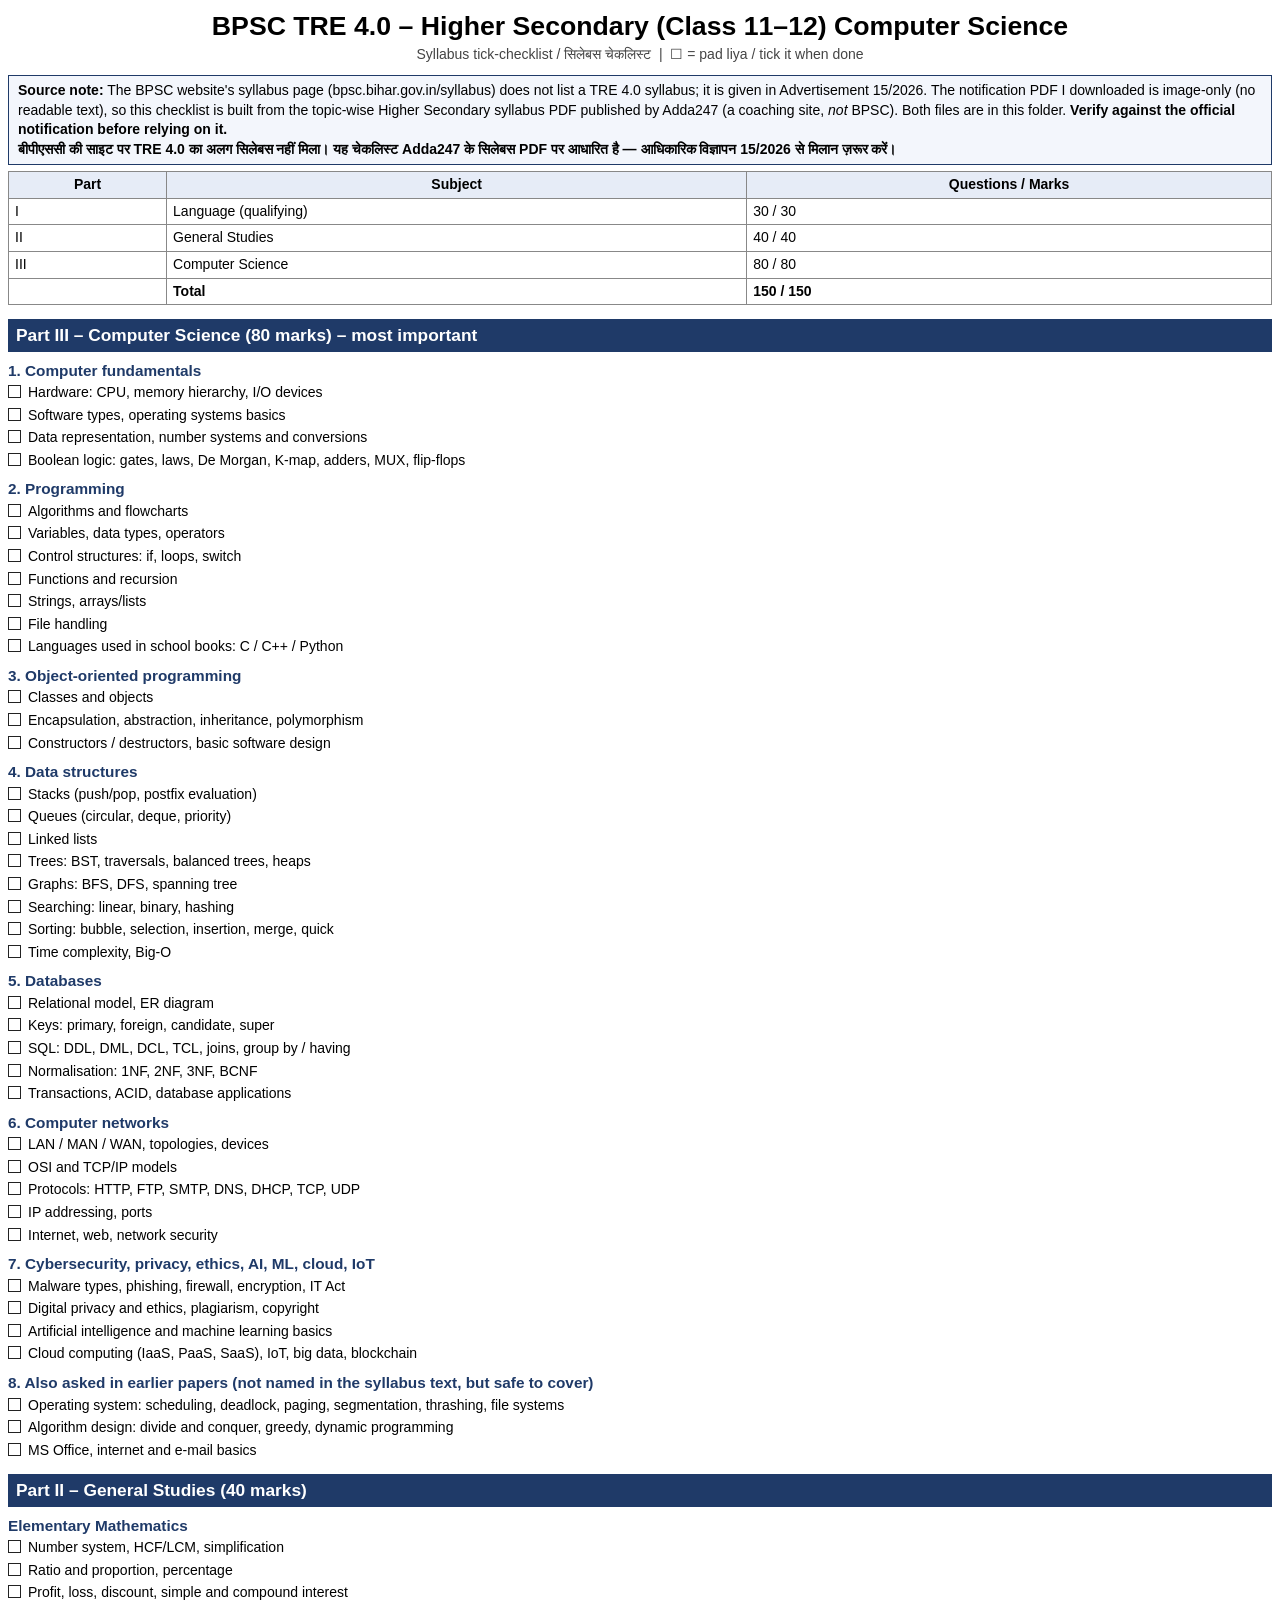
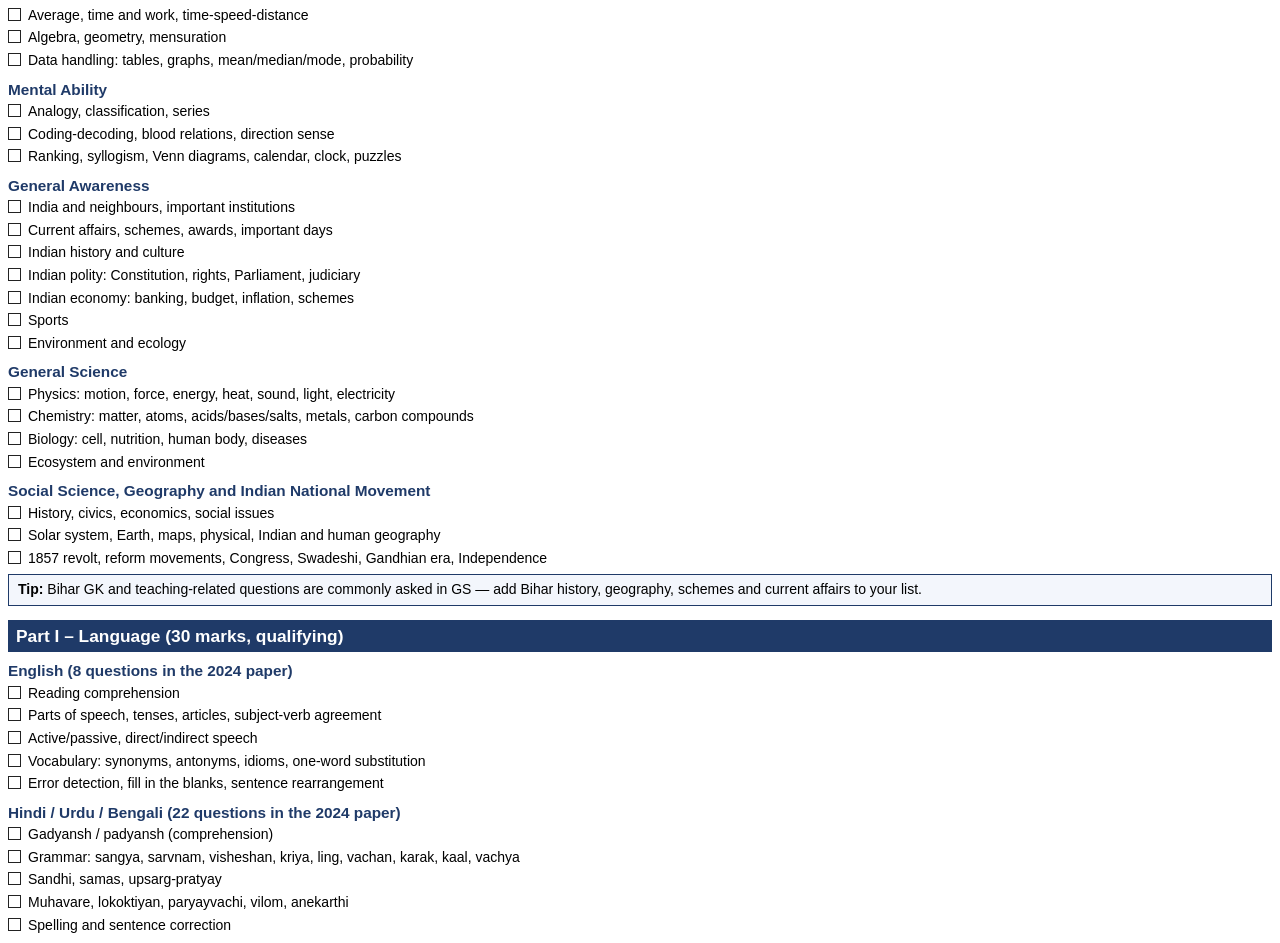
<file: syllabus/checklist.html>
<!doctype html><html lang="en"><head><meta charset="utf-8"><title>BPSC TRE 4.0 Syllabus Checklist</title>
<style>
@page{size:A4;margin:14mm}
body{font-family:"Nirmala UI","Segoe UI",Arial,sans-serif;font-size:10.5pt;line-height:1.4}
h1{text-align:center;margin:0;font-size:20pt}
.sub{text-align:center;color:#444;margin-bottom:10px}
h2{background:#1f3a68;color:#fff;padding:4px 8px;font-size:13pt;margin:14px 0 6px;page-break-after:avoid}
h3{color:#1f3a68;font-size:11.5pt;margin:8px 0 2px;page-break-after:avoid}
ul{list-style:none;margin:0 0 4px 0;padding:0}
li{margin-bottom:3px;page-break-inside:avoid;padding-left:20px;position:relative}
.cb{position:absolute;left:0;top:2px;width:11px;height:11px;border:1.4px solid #222}
.box{border:1px solid #1f3a68;background:#f3f6fc;padding:5px 9px;margin:6px 0}
table{border-collapse:collapse;width:100%}td,th{border:1px solid #888;padding:3px 6px}th{background:#e6ecf7}
.pb{page-break-before:always}
</style></head><body>
<h1>BPSC TRE 4.0 – Higher Secondary (Class 11–12) Computer Science</h1>
<div class="sub">Syllabus tick-checklist / सिलेबस चेकलिस्ट &nbsp;|&nbsp; ☐ = pad liya / tick it when done</div>
<div class="box"><b>Source note:</b> The BPSC website's syllabus page (bpsc.bihar.gov.in/syllabus) does not list a TRE 4.0 syllabus; it is given in Advertisement 15/2026. The notification PDF I downloaded is image-only (no readable text), so this checklist is built from the topic-wise Higher Secondary syllabus PDF published by Adda247 (a coaching site, <i>not</i> BPSC). Both files are in this folder. <b>Verify against the official notification before relying on it.</b><br>
<b>बीपीएससी की साइट पर TRE 4.0 का अलग सिलेबस नहीं मिला। यह चेकलिस्ट Adda247 के सिलेबस PDF पर आधारित है — आधिकारिक विज्ञापन 15/2026 से मिलान ज़रूर करें।</b></div>
<table><tr><th>Part</th><th>Subject</th><th>Questions / Marks</th></tr>
<tr><td>I</td><td>Language (qualifying)</td><td>30 / 30</td></tr>
<tr><td>II</td><td>General Studies</td><td>40 / 40</td></tr>
<tr><td>III</td><td>Computer Science</td><td>80 / 80</td></tr>
<tr><td></td><td><b>Total</b></td><td><b>150 / 150</b></td></tr></table>

<h2>Part III – Computer Science (80 marks) – most important</h2>
<h3>1. Computer fundamentals</h3><ul>
<li><span class=cb></span>Hardware: CPU, memory hierarchy, I/O devices</li>
<li><span class=cb></span>Software types, operating systems basics</li>
<li><span class=cb></span>Data representation, number systems and conversions</li>
<li><span class=cb></span>Boolean logic: gates, laws, De Morgan, K-map, adders, MUX, flip-flops</li>
</ul>
<h3>2. Programming</h3><ul>
<li><span class=cb></span>Algorithms and flowcharts</li>
<li><span class=cb></span>Variables, data types, operators</li>
<li><span class=cb></span>Control structures: if, loops, switch</li>
<li><span class=cb></span>Functions and recursion</li>
<li><span class=cb></span>Strings, arrays/lists</li>
<li><span class=cb></span>File handling</li>
<li><span class=cb></span>Languages used in school books: C / C++ / Python</li>
</ul>
<h3>3. Object-oriented programming</h3><ul>
<li><span class=cb></span>Classes and objects</li>
<li><span class=cb></span>Encapsulation, abstraction, inheritance, polymorphism</li>
<li><span class=cb></span>Constructors / destructors, basic software design</li>
</ul>
<h3>4. Data structures</h3><ul>
<li><span class=cb></span>Stacks (push/pop, postfix evaluation)</li>
<li><span class=cb></span>Queues (circular, deque, priority)</li>
<li><span class=cb></span>Linked lists</li>
<li><span class=cb></span>Trees: BST, traversals, balanced trees, heaps</li>
<li><span class=cb></span>Graphs: BFS, DFS, spanning tree</li>
<li><span class=cb></span>Searching: linear, binary, hashing</li>
<li><span class=cb></span>Sorting: bubble, selection, insertion, merge, quick</li>
<li><span class=cb></span>Time complexity, Big-O</li>
</ul>
<h3>5. Databases</h3><ul>
<li><span class=cb></span>Relational model, ER diagram</li>
<li><span class=cb></span>Keys: primary, foreign, candidate, super</li>
<li><span class=cb></span>SQL: DDL, DML, DCL, TCL, joins, group by / having</li>
<li><span class=cb></span>Normalisation: 1NF, 2NF, 3NF, BCNF</li>
<li><span class=cb></span>Transactions, ACID, database applications</li>
</ul>
<h3>6. Computer networks</h3><ul>
<li><span class=cb></span>LAN / MAN / WAN, topologies, devices</li>
<li><span class=cb></span>OSI and TCP/IP models</li>
<li><span class=cb></span>Protocols: HTTP, FTP, SMTP, DNS, DHCP, TCP, UDP</li>
<li><span class=cb></span>IP addressing, ports</li>
<li><span class=cb></span>Internet, web, network security</li>
</ul>
<h3>7. Cybersecurity, privacy, ethics, AI, ML, cloud, IoT</h3><ul>
<li><span class=cb></span>Malware types, phishing, firewall, encryption, IT Act</li>
<li><span class=cb></span>Digital privacy and ethics, plagiarism, copyright</li>
<li><span class=cb></span>Artificial intelligence and machine learning basics</li>
<li><span class=cb></span>Cloud computing (IaaS, PaaS, SaaS), IoT, big data, blockchain</li>
</ul>
<h3>8. Also asked in earlier papers (not named in the syllabus text, but safe to cover)</h3><ul>
<li><span class=cb></span>Operating system: scheduling, deadlock, paging, segmentation, thrashing, file systems</li>
<li><span class=cb></span>Algorithm design: divide and conquer, greedy, dynamic programming</li>
<li><span class=cb></span>MS Office, internet and e-mail basics</li>
</ul>
<h2 class="pb">Part II – General Studies (40 marks)</h2>
<h3>Elementary Mathematics</h3><ul>
<li><span class=cb></span>Number system, HCF/LCM, simplification</li>
<li><span class=cb></span>Ratio and proportion, percentage</li>
<li><span class=cb></span>Profit, loss, discount, simple and compound interest</li>
<li><span class=cb></span>Average, time and work, time-speed-distance</li>
<li><span class=cb></span>Algebra, geometry, mensuration</li>
<li><span class=cb></span>Data handling: tables, graphs, mean/median/mode, probability</li>
</ul>
<h3>Mental Ability</h3><ul>
<li><span class=cb></span>Analogy, classification, series</li>
<li><span class=cb></span>Coding-decoding, blood relations, direction sense</li>
<li><span class=cb></span>Ranking, syllogism, Venn diagrams, calendar, clock, puzzles</li>
</ul>
<h3>General Awareness</h3><ul>
<li><span class=cb></span>India and neighbours, important institutions</li>
<li><span class=cb></span>Current affairs, schemes, awards, important days</li>
<li><span class=cb></span>Indian history and culture</li>
<li><span class=cb></span>Indian polity: Constitution, rights, Parliament, judiciary</li>
<li><span class=cb></span>Indian economy: banking, budget, inflation, schemes</li>
<li><span class=cb></span>Sports</li>
<li><span class=cb></span>Environment and ecology</li>
</ul>
<h3>General Science</h3><ul>
<li><span class=cb></span>Physics: motion, force, energy, heat, sound, light, electricity</li>
<li><span class=cb></span>Chemistry: matter, atoms, acids/bases/salts, metals, carbon compounds</li>
<li><span class=cb></span>Biology: cell, nutrition, human body, diseases</li>
<li><span class=cb></span>Ecosystem and environment</li>
</ul>
<h3>Social Science, Geography and Indian National Movement</h3><ul>
<li><span class=cb></span>History, civics, economics, social issues</li>
<li><span class=cb></span>Solar system, Earth, maps, physical, Indian and human geography</li>
<li><span class=cb></span>1857 revolt, reform movements, Congress, Swadeshi, Gandhian era, Independence</li>
</ul>
<div class="box"><b>Tip:</b> Bihar GK and teaching-related questions are commonly asked in GS — add Bihar history, geography, schemes and current affairs to your list.</div>
<h2>Part I – Language (30 marks, qualifying)</h2>
<h3>English (8 questions in the 2024 paper)</h3><ul>
<li><span class=cb></span>Reading comprehension</li>
<li><span class=cb></span>Parts of speech, tenses, articles, subject-verb agreement</li>
<li><span class=cb></span>Active/passive, direct/indirect speech</li>
<li><span class=cb></span>Vocabulary: synonyms, antonyms, idioms, one-word substitution</li>
<li><span class=cb></span>Error detection, fill in the blanks, sentence rearrangement</li>
</ul>
<h3>Hindi / Urdu / Bengali (22 questions in the 2024 paper)</h3><ul>
<li><span class=cb></span>Gadyansh / padyansh (comprehension)</li>
<li><span class=cb></span>Grammar: sangya, sarvnam, visheshan, kriya, ling, vachan, karak, kaal, vachya</li>
<li><span class=cb></span>Sandhi, samas, upsarg-pratyay</li>
<li><span class=cb></span>Muhavare, lokoktiyan, paryayvachi, vilom, anekarthi</li>
<li><span class=cb></span>Spelling and sentence correction</li>
</ul>
</body></html>
</file>
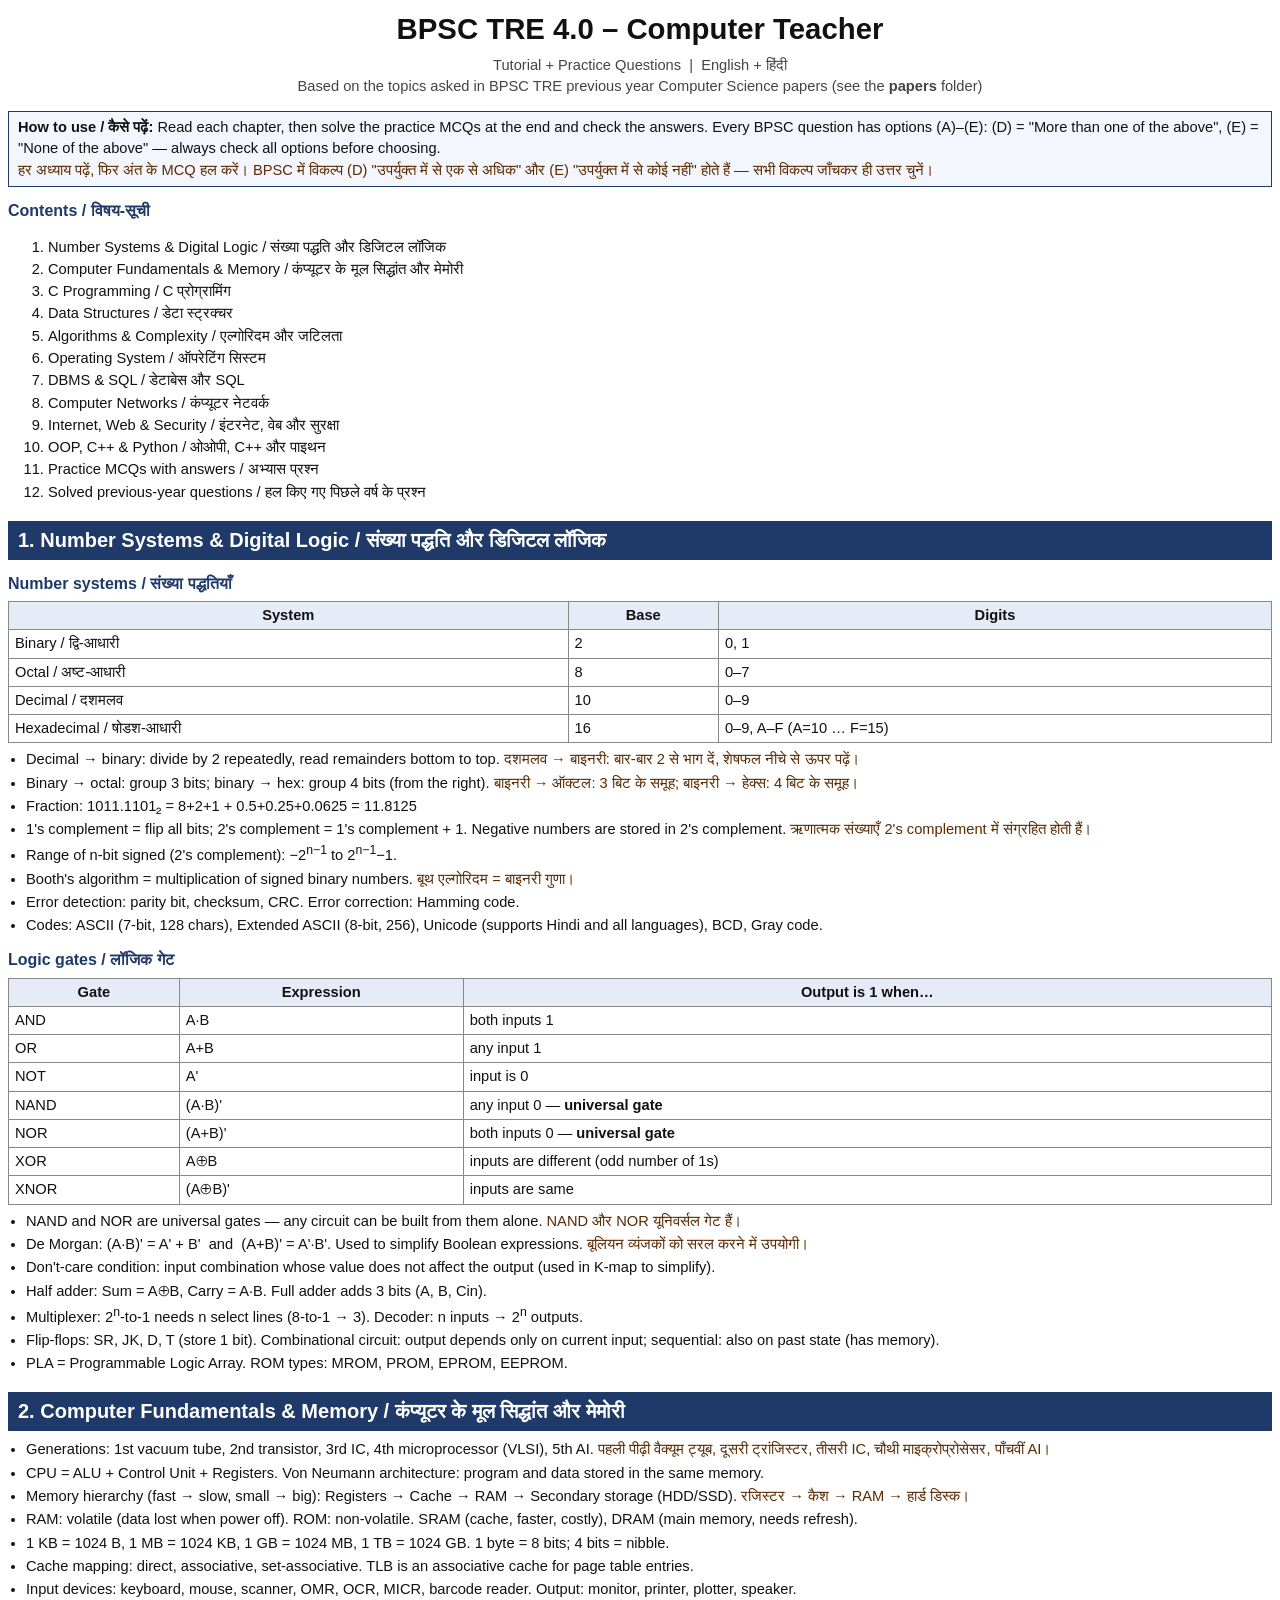
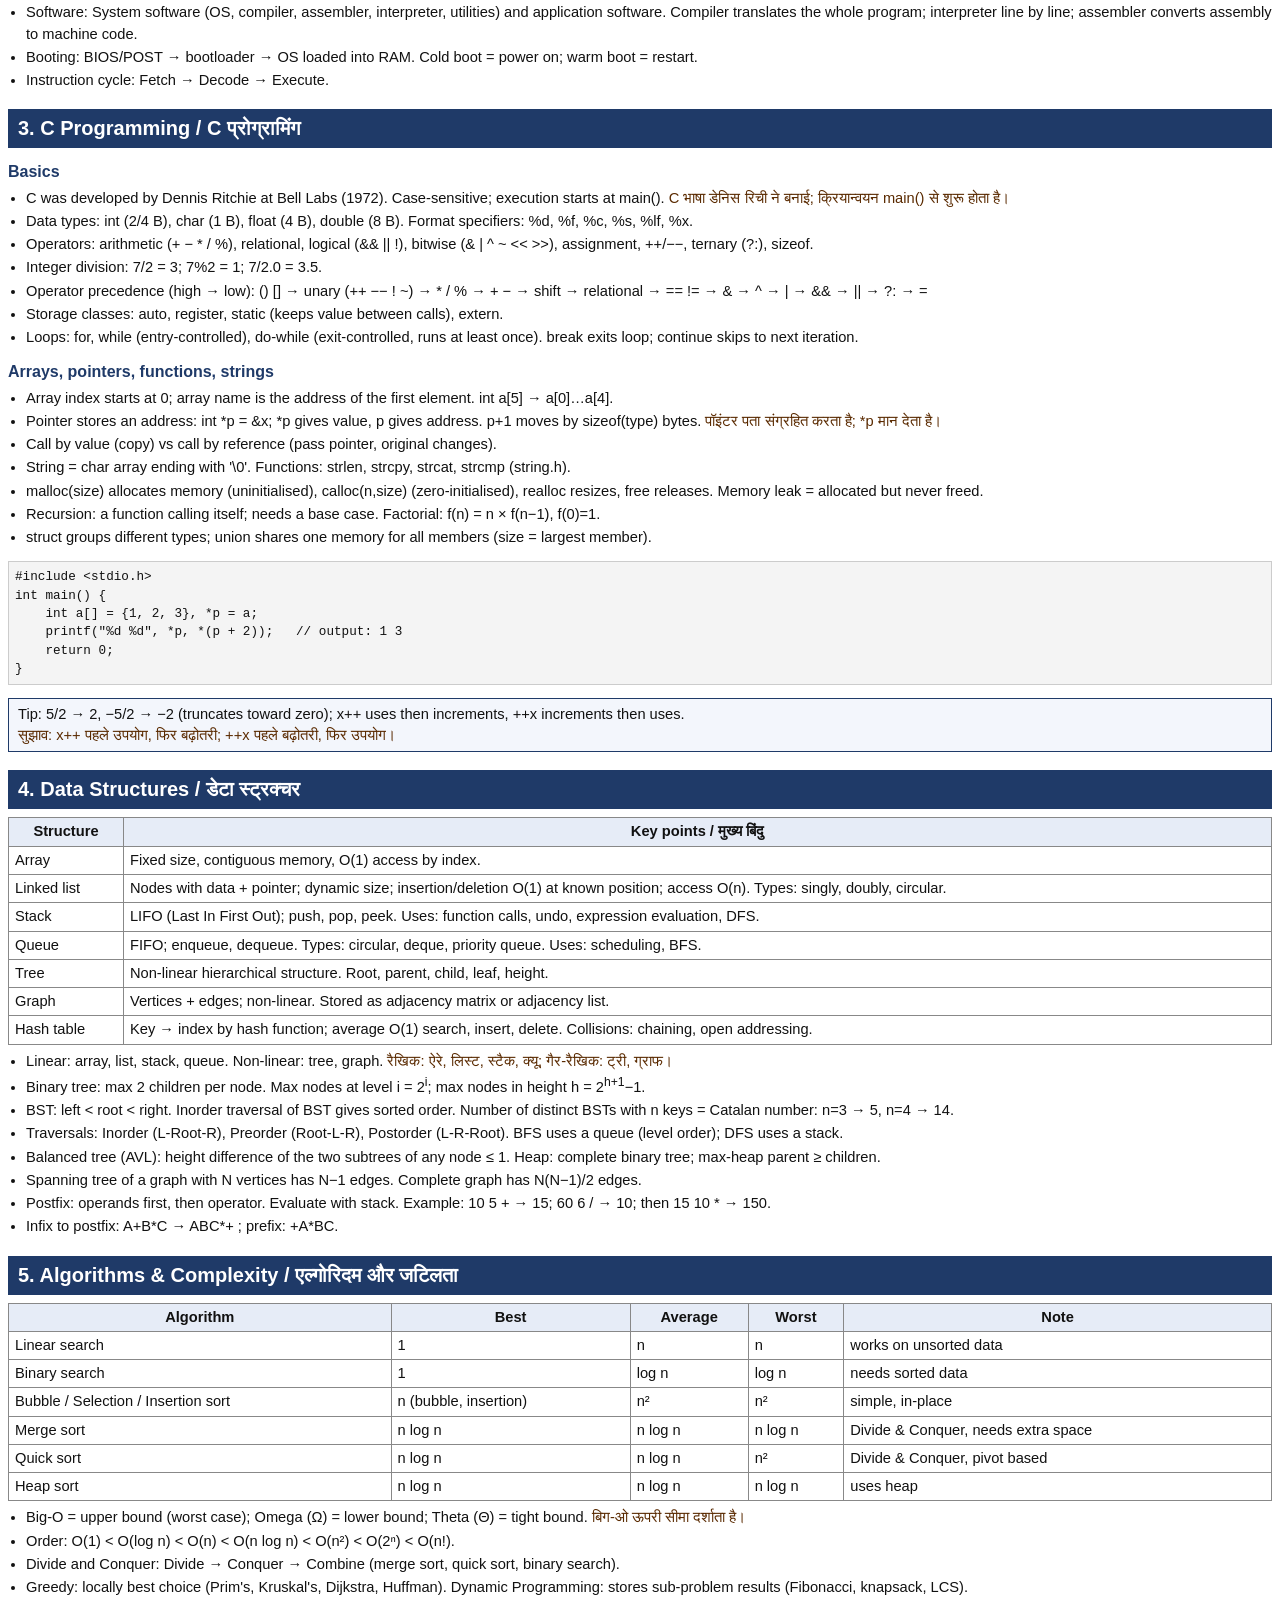
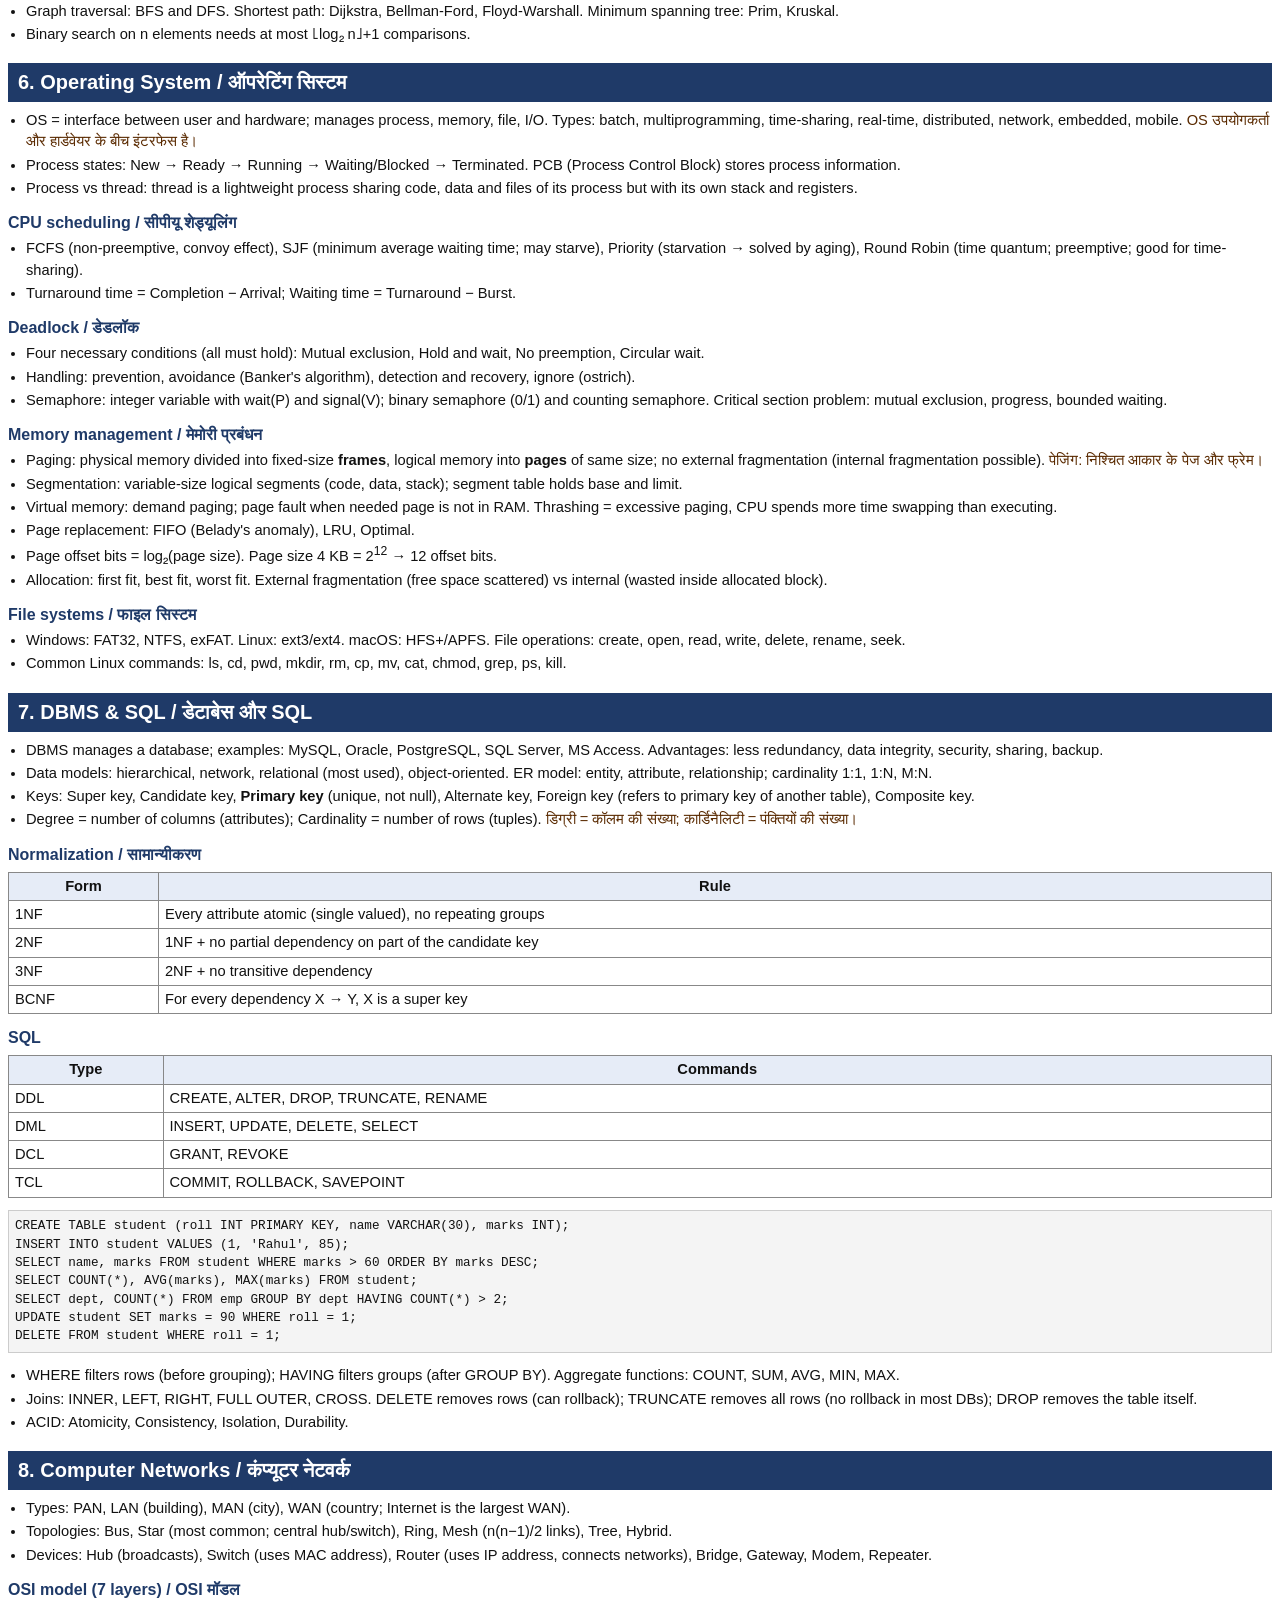
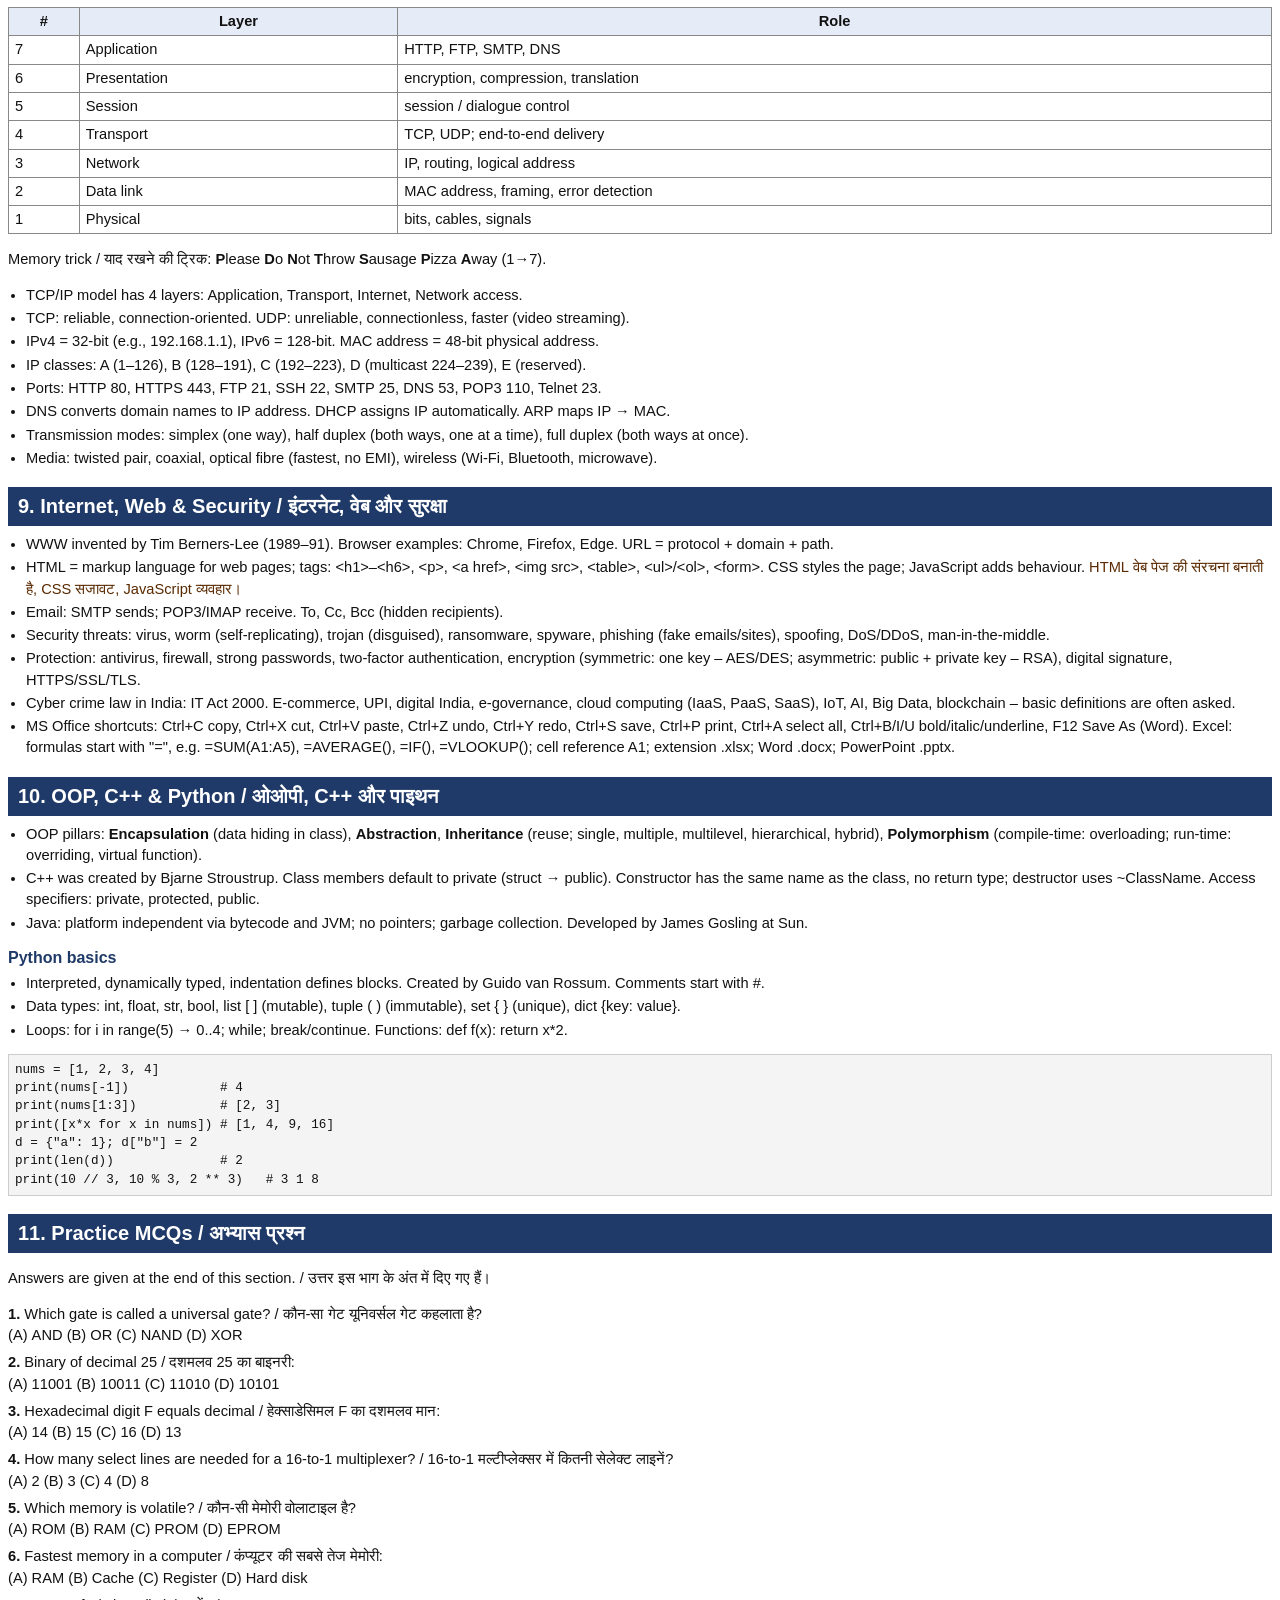
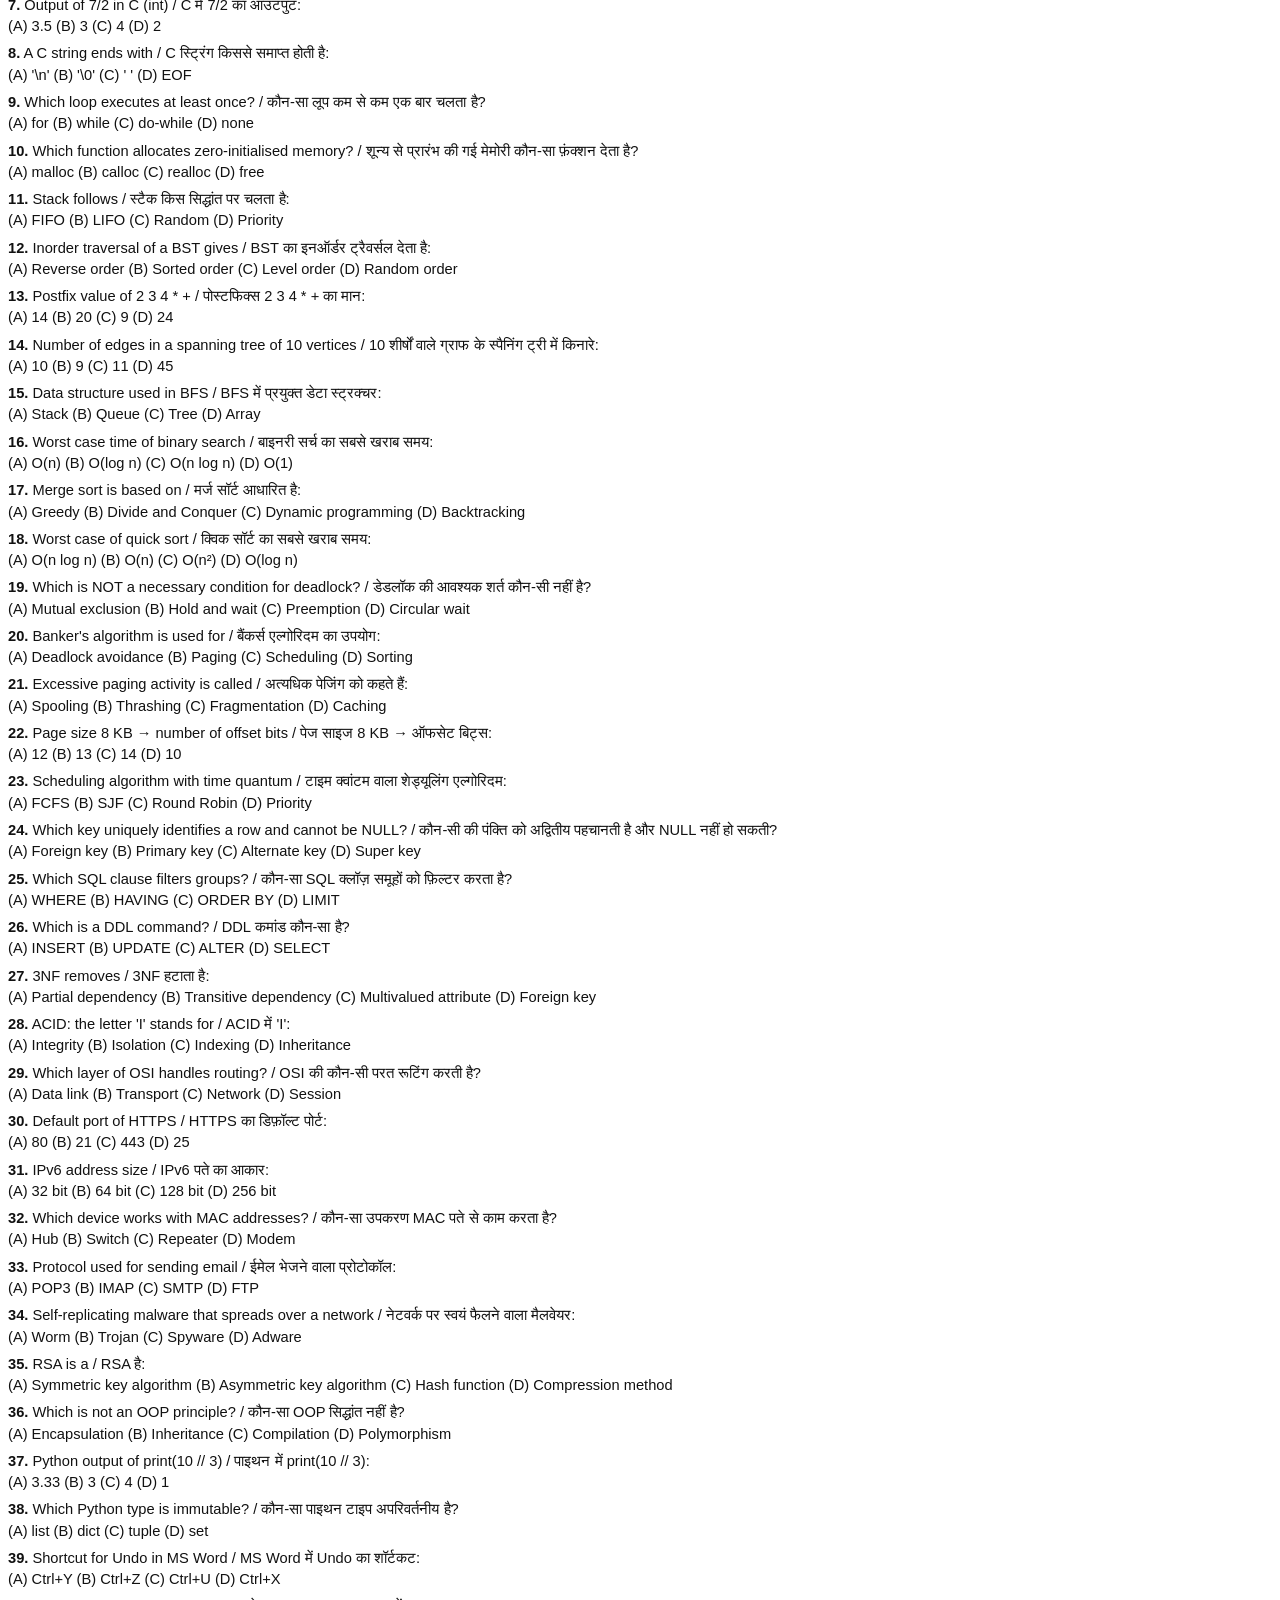
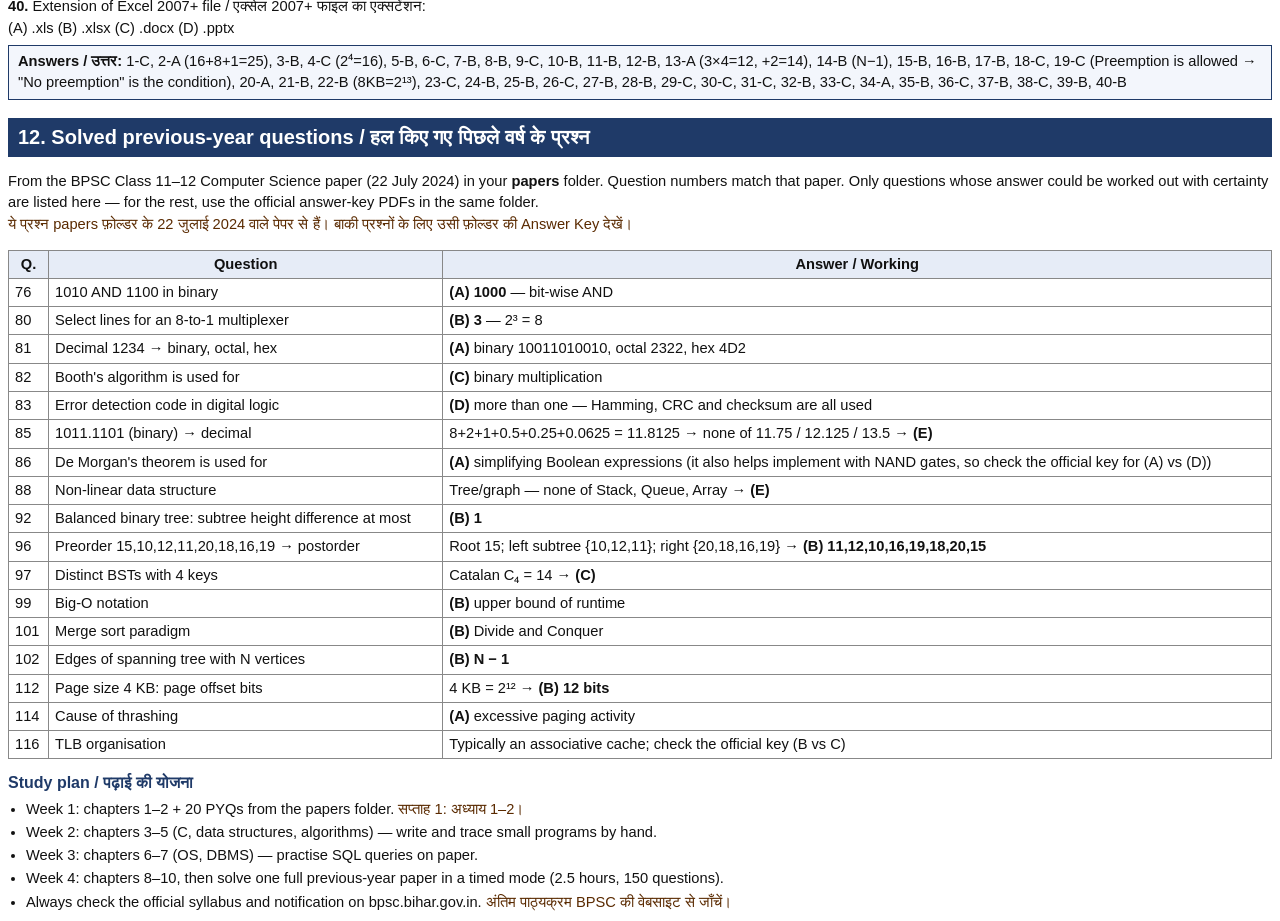
<file: tutorial/tutorial.html>
<!doctype html>
<html lang="hi">
<head>
<meta charset="utf-8">
<title>BPSC Computer Teacher – Tutorial & Practice (Hindi + English)</title>
<style>
@page { size: A4; margin: 14mm; }
body { font-family: "Nirmala UI", "Mangal", "Segoe UI", Arial, sans-serif; font-size: 11pt; line-height: 1.45; color: #111; }
h1 { text-align: center; font-size: 22pt; margin: 0 0 4px; }
.sub { text-align: center; color: #444; margin-bottom: 14px; }
h2 { font-size: 15pt; background: #1f3a68; color: #fff; padding: 5px 10px; margin: 18px 0 8px; page-break-after: avoid; }
h3 { font-size: 12pt; margin: 12px 0 4px; color: #1f3a68; page-break-after: avoid; }
table { border-collapse: collapse; width: 100%; margin: 6px 0; page-break-inside: avoid; }
th, td { border: 1px solid #888; padding: 3px 6px; vertical-align: top; }
th { background: #e6ecf7; }
ul { margin: 3px 0 6px 18px; padding: 0; }
li { margin-bottom: 2px; }
.hi { color: #5a2a00; }
.box { border: 1px solid #1f3a68; background: #f3f6fc; padding: 5px 9px; margin: 6px 0; page-break-inside: avoid; }
pre { background: #f4f4f4; border: 1px solid #ccc; padding: 6px; font-family: Consolas, monospace; font-size: 9.5pt; white-space: pre-wrap; page-break-inside: avoid; }
.q { margin: 6px 0; page-break-inside: avoid; }
.ans { color: #0a6b2a; }
.toc li { margin-bottom: 1px; }
.pb { page-break-before: always; }
</style>
</head>
<body>

<h1>BPSC TRE 4.0 – Computer Teacher</h1>
<div class="sub">Tutorial + Practice Questions &nbsp;|&nbsp; English + हिंदी<br>
Based on the topics asked in BPSC TRE previous year Computer Science papers (see the <b>papers</b> folder)</div>

<div class="box">
<b>How to use / कैसे पढ़ें:</b> Read each chapter, then solve the practice MCQs at the end and check the answers.
Every BPSC question has options (A)–(E): (D) = "More than one of the above", (E) = "None of the above" — always check all options before choosing.<br>
<span class="hi">हर अध्याय पढ़ें, फिर अंत के MCQ हल करें। BPSC में विकल्प (D) "उपर्युक्त में से एक से अधिक" और (E) "उपर्युक्त में से कोई नहीं" होते हैं — सभी विकल्प जाँचकर ही उत्तर चुनें।</span>
</div>

<h3>Contents / विषय-सूची</h3>
<ol class="toc">
<li>Number Systems &amp; Digital Logic / संख्या पद्धति और डिजिटल लॉजिक</li>
<li>Computer Fundamentals &amp; Memory / कंप्यूटर के मूल सिद्धांत और मेमोरी</li>
<li>C Programming / C प्रोग्रामिंग</li>
<li>Data Structures / डेटा स्ट्रक्चर</li>
<li>Algorithms &amp; Complexity / एल्गोरिदम और जटिलता</li>
<li>Operating System / ऑपरेटिंग सिस्टम</li>
<li>DBMS &amp; SQL / डेटाबेस और SQL</li>
<li>Computer Networks / कंप्यूटर नेटवर्क</li>
<li>Internet, Web &amp; Security / इंटरनेट, वेब और सुरक्षा</li>
<li>OOP, C++ &amp; Python / ओओपी, C++ और पाइथन</li>
<li>Practice MCQs with answers / अभ्यास प्रश्न</li>
<li>Solved previous-year questions / हल किए गए पिछले वर्ष के प्रश्न</li>
</ol>

<!-- ============ 1 ============ -->
<h2 class="pb">1. Number Systems &amp; Digital Logic / संख्या पद्धति और डिजिटल लॉजिक</h2>
<h3>Number systems / संख्या पद्धतियाँ</h3>
<table>
<tr><th>System</th><th>Base</th><th>Digits</th></tr>
<tr><td>Binary / द्वि-आधारी</td><td>2</td><td>0, 1</td></tr>
<tr><td>Octal / अष्ट-आधारी</td><td>8</td><td>0–7</td></tr>
<tr><td>Decimal / दशमलव</td><td>10</td><td>0–9</td></tr>
<tr><td>Hexadecimal / षोडश-आधारी</td><td>16</td><td>0–9, A–F (A=10 … F=15)</td></tr>
</table>
<ul>
<li>Decimal → binary: divide by 2 repeatedly, read remainders bottom to top. <span class="hi">दशमलव → बाइनरी: बार-बार 2 से भाग दें, शेषफल नीचे से ऊपर पढ़ें।</span></li>
<li>Binary → octal: group 3 bits; binary → hex: group 4 bits (from the right). <span class="hi">बाइनरी → ऑक्टल: 3 बिट के समूह; बाइनरी → हेक्स: 4 बिट के समूह।</span></li>
<li>Fraction: 1011.1101₂ = 8+2+1 + 0.5+0.25+0.0625 = 11.8125</li>
<li>1's complement = flip all bits; 2's complement = 1's complement + 1. Negative numbers are stored in 2's complement. <span class="hi">ऋणात्मक संख्याएँ 2's complement में संग्रहित होती हैं।</span></li>
<li>Range of n-bit signed (2's complement): −2<sup>n−1</sup> to 2<sup>n−1</sup>−1.</li>
<li>Booth's algorithm = multiplication of signed binary numbers. <span class="hi">बूथ एल्गोरिदम = बाइनरी गुणा।</span></li>
<li>Error detection: parity bit, checksum, CRC. Error correction: Hamming code.</li>
<li>Codes: ASCII (7-bit, 128 chars), Extended ASCII (8-bit, 256), Unicode (supports Hindi and all languages), BCD, Gray code.</li>
</ul>
<h3>Logic gates / लॉजिक गेट</h3>
<table>
<tr><th>Gate</th><th>Expression</th><th>Output is 1 when…</th></tr>
<tr><td>AND</td><td>A·B</td><td>both inputs 1</td></tr>
<tr><td>OR</td><td>A+B</td><td>any input 1</td></tr>
<tr><td>NOT</td><td>A'</td><td>input is 0</td></tr>
<tr><td>NAND</td><td>(A·B)'</td><td>any input 0 — <b>universal gate</b></td></tr>
<tr><td>NOR</td><td>(A+B)'</td><td>both inputs 0 — <b>universal gate</b></td></tr>
<tr><td>XOR</td><td>A⊕B</td><td>inputs are different (odd number of 1s)</td></tr>
<tr><td>XNOR</td><td>(A⊕B)'</td><td>inputs are same</td></tr>
</table>
<ul>
<li>NAND and NOR are universal gates — any circuit can be built from them alone. <span class="hi">NAND और NOR यूनिवर्सल गेट हैं।</span></li>
<li>De Morgan: (A·B)' = A' + B' &nbsp;and&nbsp; (A+B)' = A'·B'. Used to simplify Boolean expressions. <span class="hi">बूलियन व्यंजकों को सरल करने में उपयोगी।</span></li>
<li>Don't-care condition: input combination whose value does not affect the output (used in K-map to simplify).</li>
<li>Half adder: Sum = A⊕B, Carry = A·B. Full adder adds 3 bits (A, B, Cin).</li>
<li>Multiplexer: 2<sup>n</sup>-to-1 needs n select lines (8-to-1 → 3). Decoder: n inputs → 2<sup>n</sup> outputs.</li>
<li>Flip-flops: SR, JK, D, T (store 1 bit). Combinational circuit: output depends only on current input; sequential: also on past state (has memory).</li>
<li>PLA = Programmable Logic Array. ROM types: MROM, PROM, EPROM, EEPROM.</li>
</ul>

<!-- ============ 2 ============ -->
<h2>2. Computer Fundamentals &amp; Memory / कंप्यूटर के मूल सिद्धांत और मेमोरी</h2>
<ul>
<li>Generations: 1st vacuum tube, 2nd transistor, 3rd IC, 4th microprocessor (VLSI), 5th AI. <span class="hi">पहली पीढ़ी वैक्यूम ट्यूब, दूसरी ट्रांजिस्टर, तीसरी IC, चौथी माइक्रोप्रोसेसर, पाँचवीं AI।</span></li>
<li>CPU = ALU + Control Unit + Registers. Von Neumann architecture: program and data stored in the same memory.</li>
<li>Memory hierarchy (fast → slow, small → big): Registers → Cache → RAM → Secondary storage (HDD/SSD). <span class="hi">रजिस्टर → कैश → RAM → हार्ड डिस्क।</span></li>
<li>RAM: volatile (data lost when power off). ROM: non-volatile. SRAM (cache, faster, costly), DRAM (main memory, needs refresh).</li>
<li>1 KB = 1024 B, 1 MB = 1024 KB, 1 GB = 1024 MB, 1 TB = 1024 GB. 1 byte = 8 bits; 4 bits = nibble.</li>
<li>Cache mapping: direct, associative, set-associative. TLB is an associative cache for page table entries.</li>
<li>Input devices: keyboard, mouse, scanner, OMR, OCR, MICR, barcode reader. Output: monitor, printer, plotter, speaker.</li>
<li>Software: System software (OS, compiler, assembler, interpreter, utilities) and application software. Compiler translates the whole program; interpreter line by line; assembler converts assembly to machine code.</li>
<li>Booting: BIOS/POST → bootloader → OS loaded into RAM. Cold boot = power on; warm boot = restart.</li>
<li>Instruction cycle: Fetch → Decode → Execute.</li>
</ul>

<!-- ============ 3 ============ -->
<h2>3. C Programming / C प्रोग्रामिंग</h2>
<h3>Basics</h3>
<ul>
<li>C was developed by Dennis Ritchie at Bell Labs (1972). Case-sensitive; execution starts at main(). <span class="hi">C भाषा डेनिस रिची ने बनाई; क्रियान्वयन main() से शुरू होता है।</span></li>
<li>Data types: int (2/4 B), char (1 B), float (4 B), double (8 B). Format specifiers: %d, %f, %c, %s, %lf, %x.</li>
<li>Operators: arithmetic (+ − * / %), relational, logical (&amp;&amp; || !), bitwise (&amp; | ^ ~ &lt;&lt; &gt;&gt;), assignment, ++/−−, ternary (?:), sizeof.</li>
<li>Integer division: 7/2 = 3; 7%2 = 1; 7/2.0 = 3.5.</li>
<li>Operator precedence (high → low): () [] → unary (++ −− ! ~) → * / % → + − → shift → relational → == != → &amp; → ^ → | → &amp;&amp; → || → ?: → =</li>
<li>Storage classes: auto, register, static (keeps value between calls), extern.</li>
<li>Loops: for, while (entry-controlled), do-while (exit-controlled, runs at least once). break exits loop; continue skips to next iteration.</li>
</ul>
<h3>Arrays, pointers, functions, strings</h3>
<ul>
<li>Array index starts at 0; array name is the address of the first element. int a[5] → a[0]…a[4].</li>
<li>Pointer stores an address: int *p = &amp;x; *p gives value, p gives address. p+1 moves by sizeof(type) bytes. <span class="hi">पॉइंटर पता संग्रहित करता है; *p मान देता है।</span></li>
<li>Call by value (copy) vs call by reference (pass pointer, original changes).</li>
<li>String = char array ending with '\0'. Functions: strlen, strcpy, strcat, strcmp (string.h).</li>
<li>malloc(size) allocates memory (uninitialised), calloc(n,size) (zero-initialised), realloc resizes, free releases. Memory leak = allocated but never freed.</li>
<li>Recursion: a function calling itself; needs a base case. Factorial: f(n) = n × f(n−1), f(0)=1.</li>
<li>struct groups different types; union shares one memory for all members (size = largest member).</li>
</ul>
<pre>#include &lt;stdio.h&gt;
int main() {
    int a[] = {1, 2, 3}, *p = a;
    printf("%d %d", *p, *(p + 2));   // output: 1 3
    return 0;
}</pre>
<div class="box">Tip: 5/2 → 2, −5/2 → −2 (truncates toward zero); x++ uses then increments, ++x increments then uses.<br>
<span class="hi">सुझाव: x++ पहले उपयोग, फिर बढ़ोतरी; ++x पहले बढ़ोतरी, फिर उपयोग।</span></div>

<!-- ============ 4 ============ -->
<h2>4. Data Structures / डेटा स्ट्रक्चर</h2>
<table>
<tr><th>Structure</th><th>Key points / मुख्य बिंदु</th></tr>
<tr><td>Array</td><td>Fixed size, contiguous memory, O(1) access by index.</td></tr>
<tr><td>Linked list</td><td>Nodes with data + pointer; dynamic size; insertion/deletion O(1) at known position; access O(n). Types: singly, doubly, circular.</td></tr>
<tr><td>Stack</td><td>LIFO (Last In First Out); push, pop, peek. Uses: function calls, undo, expression evaluation, DFS.</td></tr>
<tr><td>Queue</td><td>FIFO; enqueue, dequeue. Types: circular, deque, priority queue. Uses: scheduling, BFS.</td></tr>
<tr><td>Tree</td><td>Non-linear hierarchical structure. Root, parent, child, leaf, height.</td></tr>
<tr><td>Graph</td><td>Vertices + edges; non-linear. Stored as adjacency matrix or adjacency list.</td></tr>
<tr><td>Hash table</td><td>Key → index by hash function; average O(1) search, insert, delete. Collisions: chaining, open addressing.</td></tr>
</table>
<ul>
<li>Linear: array, list, stack, queue. Non-linear: tree, graph. <span class="hi">रैखिक: ऐरे, लिस्ट, स्टैक, क्यू; गैर-रैखिक: ट्री, ग्राफ।</span></li>
<li>Binary tree: max 2 children per node. Max nodes at level i = 2<sup>i</sup>; max nodes in height h = 2<sup>h+1</sup>−1.</li>
<li>BST: left &lt; root &lt; right. Inorder traversal of BST gives sorted order. Number of distinct BSTs with n keys = Catalan number: n=3 → 5, n=4 → 14.</li>
<li>Traversals: Inorder (L-Root-R), Preorder (Root-L-R), Postorder (L-R-Root). BFS uses a queue (level order); DFS uses a stack.</li>
<li>Balanced tree (AVL): height difference of the two subtrees of any node ≤ 1. Heap: complete binary tree; max-heap parent ≥ children.</li>
<li>Spanning tree of a graph with N vertices has N−1 edges. Complete graph has N(N−1)/2 edges.</li>
<li>Postfix: operands first, then operator. Evaluate with stack. Example: 10 5 + → 15; 60 6 / → 10; then 15 10 * → 150.</li>
<li>Infix to postfix: A+B*C → ABC*+ ; prefix: +A*BC.</li>
</ul>

<!-- ============ 5 ============ -->
<h2>5. Algorithms &amp; Complexity / एल्गोरिदम और जटिलता</h2>
<table>
<tr><th>Algorithm</th><th>Best</th><th>Average</th><th>Worst</th><th>Note</th></tr>
<tr><td>Linear search</td><td>1</td><td>n</td><td>n</td><td>works on unsorted data</td></tr>
<tr><td>Binary search</td><td>1</td><td>log n</td><td>log n</td><td>needs sorted data</td></tr>
<tr><td>Bubble / Selection / Insertion sort</td><td>n (bubble, insertion)</td><td>n²</td><td>n²</td><td>simple, in-place</td></tr>
<tr><td>Merge sort</td><td>n log n</td><td>n log n</td><td>n log n</td><td>Divide &amp; Conquer, needs extra space</td></tr>
<tr><td>Quick sort</td><td>n log n</td><td>n log n</td><td>n²</td><td>Divide &amp; Conquer, pivot based</td></tr>
<tr><td>Heap sort</td><td>n log n</td><td>n log n</td><td>n log n</td><td>uses heap</td></tr>
</table>
<ul>
<li>Big-O = upper bound (worst case); Omega (Ω) = lower bound; Theta (Θ) = tight bound. <span class="hi">बिग-ओ ऊपरी सीमा दर्शाता है।</span></li>
<li>Order: O(1) &lt; O(log n) &lt; O(n) &lt; O(n log n) &lt; O(n²) &lt; O(2ⁿ) &lt; O(n!).</li>
<li>Divide and Conquer: Divide → Conquer → Combine (merge sort, quick sort, binary search).</li>
<li>Greedy: locally best choice (Prim's, Kruskal's, Dijkstra, Huffman). Dynamic Programming: stores sub-problem results (Fibonacci, knapsack, LCS).</li>
<li>Graph traversal: BFS and DFS. Shortest path: Dijkstra, Bellman-Ford, Floyd-Warshall. Minimum spanning tree: Prim, Kruskal.</li>
<li>Binary search on n elements needs at most ⌊log₂ n⌋+1 comparisons.</li>
</ul>

<!-- ============ 6 ============ -->
<h2>6. Operating System / ऑपरेटिंग सिस्टम</h2>
<ul>
<li>OS = interface between user and hardware; manages process, memory, file, I/O. Types: batch, multiprogramming, time-sharing, real-time, distributed, network, embedded, mobile. <span class="hi">OS उपयोगकर्ता और हार्डवेयर के बीच इंटरफेस है।</span></li>
<li>Process states: New → Ready → Running → Waiting/Blocked → Terminated. PCB (Process Control Block) stores process information.</li>
<li>Process vs thread: thread is a lightweight process sharing code, data and files of its process but with its own stack and registers.</li>
</ul>
<h3>CPU scheduling / सीपीयू शेड्यूलिंग</h3>
<ul>
<li>FCFS (non-preemptive, convoy effect), SJF (minimum average waiting time; may starve), Priority (starvation → solved by aging), Round Robin (time quantum; preemptive; good for time-sharing).</li>
<li>Turnaround time = Completion − Arrival; Waiting time = Turnaround − Burst.</li>
</ul>
<h3>Deadlock / डेडलॉक</h3>
<ul>
<li>Four necessary conditions (all must hold): Mutual exclusion, Hold and wait, No preemption, Circular wait.</li>
<li>Handling: prevention, avoidance (Banker's algorithm), detection and recovery, ignore (ostrich).</li>
<li>Semaphore: integer variable with wait(P) and signal(V); binary semaphore (0/1) and counting semaphore. Critical section problem: mutual exclusion, progress, bounded waiting.</li>
</ul>
<h3>Memory management / मेमोरी प्रबंधन</h3>
<ul>
<li>Paging: physical memory divided into fixed-size <b>frames</b>, logical memory into <b>pages</b> of same size; no external fragmentation (internal fragmentation possible). <span class="hi">पेजिंग: निश्चित आकार के पेज और फ्रेम।</span></li>
<li>Segmentation: variable-size logical segments (code, data, stack); segment table holds base and limit.</li>
<li>Virtual memory: demand paging; page fault when needed page is not in RAM. Thrashing = excessive paging, CPU spends more time swapping than executing.</li>
<li>Page replacement: FIFO (Belady's anomaly), LRU, Optimal.</li>
<li>Page offset bits = log₂(page size). Page size 4 KB = 2<sup>12</sup> → 12 offset bits.</li>
<li>Allocation: first fit, best fit, worst fit. External fragmentation (free space scattered) vs internal (wasted inside allocated block).</li>
</ul>
<h3>File systems / फाइल सिस्टम</h3>
<ul>
<li>Windows: FAT32, NTFS, exFAT. Linux: ext3/ext4. macOS: HFS+/APFS. File operations: create, open, read, write, delete, rename, seek.</li>
<li>Common Linux commands: ls, cd, pwd, mkdir, rm, cp, mv, cat, chmod, grep, ps, kill.</li>
</ul>

<!-- ============ 7 ============ -->
<h2>7. DBMS &amp; SQL / डेटाबेस और SQL</h2>
<ul>
<li>DBMS manages a database; examples: MySQL, Oracle, PostgreSQL, SQL Server, MS Access. Advantages: less redundancy, data integrity, security, sharing, backup.</li>
<li>Data models: hierarchical, network, relational (most used), object-oriented. ER model: entity, attribute, relationship; cardinality 1:1, 1:N, M:N.</li>
<li>Keys: Super key, Candidate key, <b>Primary key</b> (unique, not null), Alternate key, Foreign key (refers to primary key of another table), Composite key.</li>
<li>Degree = number of columns (attributes); Cardinality = number of rows (tuples). <span class="hi">डिग्री = कॉलम की संख्या; कार्डिनैलिटी = पंक्तियों की संख्या।</span></li>
</ul>
<h3>Normalization / सामान्यीकरण</h3>
<table>
<tr><th>Form</th><th>Rule</th></tr>
<tr><td>1NF</td><td>Every attribute atomic (single valued), no repeating groups</td></tr>
<tr><td>2NF</td><td>1NF + no partial dependency on part of the candidate key</td></tr>
<tr><td>3NF</td><td>2NF + no transitive dependency</td></tr>
<tr><td>BCNF</td><td>For every dependency X → Y, X is a super key</td></tr>
</table>
<h3>SQL</h3>
<table>
<tr><th>Type</th><th>Commands</th></tr>
<tr><td>DDL</td><td>CREATE, ALTER, DROP, TRUNCATE, RENAME</td></tr>
<tr><td>DML</td><td>INSERT, UPDATE, DELETE, SELECT</td></tr>
<tr><td>DCL</td><td>GRANT, REVOKE</td></tr>
<tr><td>TCL</td><td>COMMIT, ROLLBACK, SAVEPOINT</td></tr>
</table>
<pre>CREATE TABLE student (roll INT PRIMARY KEY, name VARCHAR(30), marks INT);
INSERT INTO student VALUES (1, 'Rahul', 85);
SELECT name, marks FROM student WHERE marks &gt; 60 ORDER BY marks DESC;
SELECT COUNT(*), AVG(marks), MAX(marks) FROM student;
SELECT dept, COUNT(*) FROM emp GROUP BY dept HAVING COUNT(*) &gt; 2;
UPDATE student SET marks = 90 WHERE roll = 1;
DELETE FROM student WHERE roll = 1;</pre>
<ul>
<li>WHERE filters rows (before grouping); HAVING filters groups (after GROUP BY). Aggregate functions: COUNT, SUM, AVG, MIN, MAX.</li>
<li>Joins: INNER, LEFT, RIGHT, FULL OUTER, CROSS. DELETE removes rows (can rollback); TRUNCATE removes all rows (no rollback in most DBs); DROP removes the table itself.</li>
<li>ACID: Atomicity, Consistency, Isolation, Durability.</li>
</ul>

<!-- ============ 8 ============ -->
<h2>8. Computer Networks / कंप्यूटर नेटवर्क</h2>
<ul>
<li>Types: PAN, LAN (building), MAN (city), WAN (country; Internet is the largest WAN).</li>
<li>Topologies: Bus, Star (most common; central hub/switch), Ring, Mesh (n(n−1)/2 links), Tree, Hybrid.</li>
<li>Devices: Hub (broadcasts), Switch (uses MAC address), Router (uses IP address, connects networks), Bridge, Gateway, Modem, Repeater.</li>
</ul>
<h3>OSI model (7 layers) / OSI मॉडल</h3>
<table>
<tr><th>#</th><th>Layer</th><th>Role</th></tr>
<tr><td>7</td><td>Application</td><td>HTTP, FTP, SMTP, DNS</td></tr>
<tr><td>6</td><td>Presentation</td><td>encryption, compression, translation</td></tr>
<tr><td>5</td><td>Session</td><td>session / dialogue control</td></tr>
<tr><td>4</td><td>Transport</td><td>TCP, UDP; end-to-end delivery</td></tr>
<tr><td>3</td><td>Network</td><td>IP, routing, logical address</td></tr>
<tr><td>2</td><td>Data link</td><td>MAC address, framing, error detection</td></tr>
<tr><td>1</td><td>Physical</td><td>bits, cables, signals</td></tr>
</table>
<p>Memory trick / याद रखने की ट्रिक: <b>P</b>lease <b>D</b>o <b>N</b>ot <b>T</b>hrow <b>S</b>ausage <b>P</b>izza <b>A</b>way (1→7).</p>
<ul>
<li>TCP/IP model has 4 layers: Application, Transport, Internet, Network access.</li>
<li>TCP: reliable, connection-oriented. UDP: unreliable, connectionless, faster (video streaming).</li>
<li>IPv4 = 32-bit (e.g., 192.168.1.1), IPv6 = 128-bit. MAC address = 48-bit physical address.</li>
<li>IP classes: A (1–126), B (128–191), C (192–223), D (multicast 224–239), E (reserved).</li>
<li>Ports: HTTP 80, HTTPS 443, FTP 21, SSH 22, SMTP 25, DNS 53, POP3 110, Telnet 23.</li>
<li>DNS converts domain names to IP address. DHCP assigns IP automatically. ARP maps IP → MAC.</li>
<li>Transmission modes: simplex (one way), half duplex (both ways, one at a time), full duplex (both ways at once).</li>
<li>Media: twisted pair, coaxial, optical fibre (fastest, no EMI), wireless (Wi-Fi, Bluetooth, microwave).</li>
</ul>

<!-- ============ 9 ============ -->
<h2>9. Internet, Web &amp; Security / इंटरनेट, वेब और सुरक्षा</h2>
<ul>
<li>WWW invented by Tim Berners-Lee (1989–91). Browser examples: Chrome, Firefox, Edge. URL = protocol + domain + path.</li>
<li>HTML = markup language for web pages; tags: &lt;h1&gt;–&lt;h6&gt;, &lt;p&gt;, &lt;a href&gt;, &lt;img src&gt;, &lt;table&gt;, &lt;ul&gt;/&lt;ol&gt;, &lt;form&gt;. CSS styles the page; JavaScript adds behaviour. <span class="hi">HTML वेब पेज की संरचना बनाती है, CSS सजावट, JavaScript व्यवहार।</span></li>
<li>Email: SMTP sends; POP3/IMAP receive. To, Cc, Bcc (hidden recipients).</li>
<li>Security threats: virus, worm (self-replicating), trojan (disguised), ransomware, spyware, phishing (fake emails/sites), spoofing, DoS/DDoS, man-in-the-middle.</li>
<li>Protection: antivirus, firewall, strong passwords, two-factor authentication, encryption (symmetric: one key – AES/DES; asymmetric: public + private key – RSA), digital signature, HTTPS/SSL/TLS.</li>
<li>Cyber crime law in India: IT Act 2000. E-commerce, UPI, digital India, e-governance, cloud computing (IaaS, PaaS, SaaS), IoT, AI, Big Data, blockchain – basic definitions are often asked.</li>
<li>MS Office shortcuts: Ctrl+C copy, Ctrl+X cut, Ctrl+V paste, Ctrl+Z undo, Ctrl+Y redo, Ctrl+S save, Ctrl+P print, Ctrl+A select all, Ctrl+B/I/U bold/italic/underline, F12 Save As (Word). Excel: formulas start with "=", e.g. =SUM(A1:A5), =AVERAGE(), =IF(), =VLOOKUP(); cell reference A1; extension .xlsx; Word .docx; PowerPoint .pptx.</li>
</ul>

<!-- ============ 10 ============ -->
<h2>10. OOP, C++ &amp; Python / ओओपी, C++ और पाइथन</h2>
<ul>
<li>OOP pillars: <b>Encapsulation</b> (data hiding in class), <b>Abstraction</b>, <b>Inheritance</b> (reuse; single, multiple, multilevel, hierarchical, hybrid), <b>Polymorphism</b> (compile-time: overloading; run-time: overriding, virtual function).</li>
<li>C++ was created by Bjarne Stroustrup. Class members default to private (struct → public). Constructor has the same name as the class, no return type; destructor uses ~ClassName. Access specifiers: private, protected, public.</li>
<li>Java: platform independent via bytecode and JVM; no pointers; garbage collection. Developed by James Gosling at Sun.</li>
</ul>
<h3>Python basics</h3>
<ul>
<li>Interpreted, dynamically typed, indentation defines blocks. Created by Guido van Rossum. Comments start with #.</li>
<li>Data types: int, float, str, bool, list [ ] (mutable), tuple ( ) (immutable), set { } (unique), dict {key: value}.</li>
<li>Loops: for i in range(5) → 0..4; while; break/continue. Functions: def f(x): return x*2.</li>
</ul>
<pre>nums = [1, 2, 3, 4]
print(nums[-1])            # 4
print(nums[1:3])           # [2, 3]
print([x*x for x in nums]) # [1, 4, 9, 16]
d = {"a": 1}; d["b"] = 2
print(len(d))              # 2
print(10 // 3, 10 % 3, 2 ** 3)   # 3 1 8</pre>

<!-- ============ PRACTICE ============ -->
<h2 class="pb">11. Practice MCQs / अभ्यास प्रश्न</h2>
<p>Answers are given at the end of this section. / उत्तर इस भाग के अंत में दिए गए हैं।</p>

<div class="q"><b>1.</b> Which gate is called a universal gate? / कौन-सा गेट यूनिवर्सल गेट कहलाता है?<br>(A) AND (B) OR (C) NAND (D) XOR</div>
<div class="q"><b>2.</b> Binary of decimal 25 / दशमलव 25 का बाइनरी:<br>(A) 11001 (B) 10011 (C) 11010 (D) 10101</div>
<div class="q"><b>3.</b> Hexadecimal digit F equals decimal / हेक्साडेसिमल F का दशमलव मान:<br>(A) 14 (B) 15 (C) 16 (D) 13</div>
<div class="q"><b>4.</b> How many select lines are needed for a 16-to-1 multiplexer? / 16-to-1 मल्टीप्लेक्सर में कितनी सेलेक्ट लाइनें?<br>(A) 2 (B) 3 (C) 4 (D) 8</div>
<div class="q"><b>5.</b> Which memory is volatile? / कौन-सी मेमोरी वोलाटाइल है?<br>(A) ROM (B) RAM (C) PROM (D) EPROM</div>
<div class="q"><b>6.</b> Fastest memory in a computer / कंप्यूटर की सबसे तेज मेमोरी:<br>(A) RAM (B) Cache (C) Register (D) Hard disk</div>
<div class="q"><b>7.</b> Output of 7/2 in C (int) / C में 7/2 का आउटपुट:<br>(A) 3.5 (B) 3 (C) 4 (D) 2</div>
<div class="q"><b>8.</b> A C string ends with / C स्ट्रिंग किससे समाप्त होती है:<br>(A) '\n' (B) '\0' (C) ' ' (D) EOF</div>
<div class="q"><b>9.</b> Which loop executes at least once? / कौन-सा लूप कम से कम एक बार चलता है?<br>(A) for (B) while (C) do-while (D) none</div>
<div class="q"><b>10.</b> Which function allocates zero-initialised memory? / शून्य से प्रारंभ की गई मेमोरी कौन-सा फ़ंक्शन देता है?<br>(A) malloc (B) calloc (C) realloc (D) free</div>
<div class="q"><b>11.</b> Stack follows / स्टैक किस सिद्धांत पर चलता है:<br>(A) FIFO (B) LIFO (C) Random (D) Priority</div>
<div class="q"><b>12.</b> Inorder traversal of a BST gives / BST का इनऑर्डर ट्रैवर्सल देता है:<br>(A) Reverse order (B) Sorted order (C) Level order (D) Random order</div>
<div class="q"><b>13.</b> Postfix value of 2 3 4 * + / पोस्टफिक्स 2 3 4 * + का मान:<br>(A) 14 (B) 20 (C) 9 (D) 24</div>
<div class="q"><b>14.</b> Number of edges in a spanning tree of 10 vertices / 10 शीर्षों वाले ग्राफ के स्पैनिंग ट्री में किनारे:<br>(A) 10 (B) 9 (C) 11 (D) 45</div>
<div class="q"><b>15.</b> Data structure used in BFS / BFS में प्रयुक्त डेटा स्ट्रक्चर:<br>(A) Stack (B) Queue (C) Tree (D) Array</div>
<div class="q"><b>16.</b> Worst case time of binary search / बाइनरी सर्च का सबसे खराब समय:<br>(A) O(n) (B) O(log n) (C) O(n log n) (D) O(1)</div>
<div class="q"><b>17.</b> Merge sort is based on / मर्ज सॉर्ट आधारित है:<br>(A) Greedy (B) Divide and Conquer (C) Dynamic programming (D) Backtracking</div>
<div class="q"><b>18.</b> Worst case of quick sort / क्विक सॉर्ट का सबसे खराब समय:<br>(A) O(n log n) (B) O(n) (C) O(n²) (D) O(log n)</div>
<div class="q"><b>19.</b> Which is NOT a necessary condition for deadlock? / डेडलॉक की आवश्यक शर्त कौन-सी नहीं है?<br>(A) Mutual exclusion (B) Hold and wait (C) Preemption (D) Circular wait</div>
<div class="q"><b>20.</b> Banker's algorithm is used for / बैंकर्स एल्गोरिदम का उपयोग:<br>(A) Deadlock avoidance (B) Paging (C) Scheduling (D) Sorting</div>
<div class="q"><b>21.</b> Excessive paging activity is called / अत्यधिक पेजिंग को कहते हैं:<br>(A) Spooling (B) Thrashing (C) Fragmentation (D) Caching</div>
<div class="q"><b>22.</b> Page size 8 KB → number of offset bits / पेज साइज 8 KB → ऑफसेट बिट्स:<br>(A) 12 (B) 13 (C) 14 (D) 10</div>
<div class="q"><b>23.</b> Scheduling algorithm with time quantum / टाइम क्वांटम वाला शेड्यूलिंग एल्गोरिदम:<br>(A) FCFS (B) SJF (C) Round Robin (D) Priority</div>
<div class="q"><b>24.</b> Which key uniquely identifies a row and cannot be NULL? / कौन-सी की पंक्ति को अद्वितीय पहचानती है और NULL नहीं हो सकती?<br>(A) Foreign key (B) Primary key (C) Alternate key (D) Super key</div>
<div class="q"><b>25.</b> Which SQL clause filters groups? / कौन-सा SQL क्लॉज़ समूहों को फ़िल्टर करता है?<br>(A) WHERE (B) HAVING (C) ORDER BY (D) LIMIT</div>
<div class="q"><b>26.</b> Which is a DDL command? / DDL कमांड कौन-सा है?<br>(A) INSERT (B) UPDATE (C) ALTER (D) SELECT</div>
<div class="q"><b>27.</b> 3NF removes / 3NF हटाता है:<br>(A) Partial dependency (B) Transitive dependency (C) Multivalued attribute (D) Foreign key</div>
<div class="q"><b>28.</b> ACID: the letter 'I' stands for / ACID में 'I':<br>(A) Integrity (B) Isolation (C) Indexing (D) Inheritance</div>
<div class="q"><b>29.</b> Which layer of OSI handles routing? / OSI की कौन-सी परत रूटिंग करती है?<br>(A) Data link (B) Transport (C) Network (D) Session</div>
<div class="q"><b>30.</b> Default port of HTTPS / HTTPS का डिफ़ॉल्ट पोर्ट:<br>(A) 80 (B) 21 (C) 443 (D) 25</div>
<div class="q"><b>31.</b> IPv6 address size / IPv6 पते का आकार:<br>(A) 32 bit (B) 64 bit (C) 128 bit (D) 256 bit</div>
<div class="q"><b>32.</b> Which device works with MAC addresses? / कौन-सा उपकरण MAC पते से काम करता है?<br>(A) Hub (B) Switch (C) Repeater (D) Modem</div>
<div class="q"><b>33.</b> Protocol used for sending email / ईमेल भेजने वाला प्रोटोकॉल:<br>(A) POP3 (B) IMAP (C) SMTP (D) FTP</div>
<div class="q"><b>34.</b> Self-replicating malware that spreads over a network / नेटवर्क पर स्वयं फैलने वाला मैलवेयर:<br>(A) Worm (B) Trojan (C) Spyware (D) Adware</div>
<div class="q"><b>35.</b> RSA is a / RSA है:<br>(A) Symmetric key algorithm (B) Asymmetric key algorithm (C) Hash function (D) Compression method</div>
<div class="q"><b>36.</b> Which is not an OOP principle? / कौन-सा OOP सिद्धांत नहीं है?<br>(A) Encapsulation (B) Inheritance (C) Compilation (D) Polymorphism</div>
<div class="q"><b>37.</b> Python output of print(10 // 3) / पाइथन में print(10 // 3):<br>(A) 3.33 (B) 3 (C) 4 (D) 1</div>
<div class="q"><b>38.</b> Which Python type is immutable? / कौन-सा पाइथन टाइप अपरिवर्तनीय है?<br>(A) list (B) dict (C) tuple (D) set</div>
<div class="q"><b>39.</b> Shortcut for Undo in MS Word / MS Word में Undo का शॉर्टकट:<br>(A) Ctrl+Y (B) Ctrl+Z (C) Ctrl+U (D) Ctrl+X</div>
<div class="q"><b>40.</b> Extension of Excel 2007+ file / एक्सेल 2007+ फाइल का एक्सटेंशन:<br>(A) .xls (B) .xlsx (C) .docx (D) .pptx</div>

<div class="box"><b>Answers / उत्तर:</b>
1-C, 2-A (16+8+1=25), 3-B, 4-C (2⁴=16), 5-B, 6-C, 7-B, 8-B, 9-C, 10-B,
11-B, 12-B, 13-A (3×4=12, +2=14), 14-B (N−1), 15-B, 16-B, 17-B, 18-C, 19-C (Preemption is allowed → "No preemption" is the condition), 20-A,
21-B, 22-B (8KB=2¹³), 23-C, 24-B, 25-B, 26-C, 27-B, 28-B, 29-C, 30-C,
31-C, 32-B, 33-C, 34-A, 35-B, 36-C, 37-B, 38-C, 39-B, 40-B</div>

<!-- ============ SOLVED PYQ ============ -->
<h2 class="pb">12. Solved previous-year questions / हल किए गए पिछले वर्ष के प्रश्न</h2>
<p>From the BPSC Class 11–12 Computer Science paper (22 July 2024) in your <b>papers</b> folder. Question numbers match that paper. Only questions whose answer could be worked out with certainty are listed here — for the rest, use the official answer-key PDFs in the same folder.<br>
<span class="hi">ये प्रश्न papers फ़ोल्डर के 22 जुलाई 2024 वाले पेपर से हैं। बाकी प्रश्नों के लिए उसी फ़ोल्डर की Answer Key देखें।</span></p>
<table>
<tr><th>Q.</th><th>Question</th><th>Answer / Working</th></tr>
<tr><td>76</td><td>1010 AND 1100 in binary</td><td><b>(A) 1000</b> — bit-wise AND</td></tr>
<tr><td>80</td><td>Select lines for an 8-to-1 multiplexer</td><td><b>(B) 3</b> — 2³ = 8</td></tr>
<tr><td>81</td><td>Decimal 1234 → binary, octal, hex</td><td><b>(A)</b> binary 10011010010, octal 2322, hex 4D2</td></tr>
<tr><td>82</td><td>Booth's algorithm is used for</td><td><b>(C)</b> binary multiplication</td></tr>
<tr><td>83</td><td>Error detection code in digital logic</td><td><b>(D)</b> more than one — Hamming, CRC and checksum are all used</td></tr>
<tr><td>85</td><td>1011.1101 (binary) → decimal</td><td>8+2+1+0.5+0.25+0.0625 = 11.8125 → none of 11.75 / 12.125 / 13.5 → <b>(E)</b></td></tr>
<tr><td>86</td><td>De Morgan's theorem is used for</td><td><b>(A)</b> simplifying Boolean expressions (it also helps implement with NAND gates, so check the official key for (A) vs (D))</td></tr>
<tr><td>88</td><td>Non-linear data structure</td><td>Tree/graph — none of Stack, Queue, Array → <b>(E)</b></td></tr>
<tr><td>92</td><td>Balanced binary tree: subtree height difference at most</td><td><b>(B) 1</b></td></tr>
<tr><td>96</td><td>Preorder 15,10,12,11,20,18,16,19 → postorder</td><td>Root 15; left subtree {10,12,11}; right {20,18,16,19} → <b>(B) 11,12,10,16,19,18,20,15</b></td></tr>
<tr><td>97</td><td>Distinct BSTs with 4 keys</td><td>Catalan C₄ = 14 → <b>(C)</b></td></tr>
<tr><td>99</td><td>Big-O notation</td><td><b>(B)</b> upper bound of runtime</td></tr>
<tr><td>101</td><td>Merge sort paradigm</td><td><b>(B)</b> Divide and Conquer</td></tr>
<tr><td>102</td><td>Edges of spanning tree with N vertices</td><td><b>(B) N − 1</b></td></tr>
<tr><td>112</td><td>Page size 4 KB: page offset bits</td><td>4 KB = 2¹² → <b>(B) 12 bits</b></td></tr>
<tr><td>114</td><td>Cause of thrashing</td><td><b>(A)</b> excessive paging activity</td></tr>
<tr><td>116</td><td>TLB organisation</td><td>Typically an associative cache; check the official key (B vs C)</td></tr>
</table>

<h3>Study plan / पढ़ाई की योजना</h3>
<ul>
<li>Week 1: chapters 1–2 + 20 PYQs from the papers folder. <span class="hi">सप्ताह 1: अध्याय 1–2।</span></li>
<li>Week 2: chapters 3–5 (C, data structures, algorithms) — write and trace small programs by hand.</li>
<li>Week 3: chapters 6–7 (OS, DBMS) — practise SQL queries on paper.</li>
<li>Week 4: chapters 8–10, then solve one full previous-year paper in a timed mode (2.5 hours, 150 questions).</li>
<li>Always check the official syllabus and notification on bpsc.bihar.gov.in. <span class="hi">अंतिम पाठ्यक्रम BPSC की वेबसाइट से जाँचें।</span></li>
</ul>

</body>
</html>
</file>
<file: website/style.css>
/* base reset (the artifact viewer supplied this; a standalone page needs it) */
:root{color-scheme:light}
html{-webkit-text-size-adjust:100%}
body{margin:0}
img{max-width:100%}
[hidden]{display:none!important}
/* Layout: one-screen mobile app; sticky top bar, scrolling content, fixed bottom tab bar.
   Palette: slate paper, ink navy, signal blue, pass green, caution amber. */
:root{
  --bg:#f3f5f9; --surface:#ffffff; --surface2:#e9edf5; --ink:#142038; --muted:#56637d;
  --line:#d3dae8; --accent:#1c5fd4; --accent-ink:#ffffff; --good:#17794a; --goodbg:#dff3e8;
  --bad:#b3261e; --badbg:#fbe4e2; --warn:#8a5200; --warnbg:#fdf0d5;
  --font:"Hind","Nirmala UI","Segoe UI",system-ui,sans-serif; --mono:"JetBrains Mono",Consolas,monospace;
}
@media (prefers-color-scheme: dark){:root:not([data-theme="light"]){
  --bg:#0f1624; --surface:#18223a; --surface2:#222e49; --ink:#e7ecf7; --muted:#9aa8c4;
  --line:#2c3a5a; --accent:#6b9cff; --accent-ink:#0b1426; --good:#58d391; --goodbg:#143a29;
  --bad:#ff8c84; --badbg:#401a18; --warn:#f0b866; --warnbg:#3b2c10; color-scheme:dark}}
:root[data-theme="dark"]{
  --bg:#0f1624; --surface:#18223a; --surface2:#222e49; --ink:#e7ecf7; --muted:#9aa8c4;
  --line:#2c3a5a; --accent:#6b9cff; --accent-ink:#0b1426; --good:#58d391; --goodbg:#143a29;
  --bad:#ff8c84; --badbg:#401a18; --warn:#f0b866; --warnbg:#3b2c10; color-scheme:dark}
*{box-sizing:border-box}
html,body{height:100%}
body{background:var(--bg);color:var(--ink);font-family:var(--font);font-size:16px;line-height:1.55;padding-inline:0}
#app{display:flex;flex-direction:column;height:100%;max-width:760px;margin:0 auto}
header{padding:12px 16px 8px;border-bottom:1px solid var(--line);background:var(--bg)}
header h1{margin:0;font-size:1.2rem;line-height:1.2;text-wrap:balance}
header p{margin:2px 0 0;color:var(--muted);font-size:.82rem}
main{flex:1;overflow-y:auto;padding:14px 16px 24px;-webkit-overflow-scrolling:touch}
nav{display:grid;grid-template-columns:repeat(6,1fr);border-top:1px solid var(--line);background:var(--surface);padding-bottom:env(safe-area-inset-bottom,0px)}
nav button{background:none;border:0;color:var(--muted);font:inherit;font-size:.72rem;font-weight:600;padding:8px 2px 7px;display:flex;flex-direction:column;align-items:center;gap:2px;cursor:pointer;min-width:0}
nav button svg{width:21px;height:21px;stroke:currentColor;fill:none;stroke-width:1.8;stroke-linecap:round;stroke-linejoin:round}
nav button[aria-selected="true"]{color:var(--accent)}
nav button:focus-visible,.btn:focus-visible,a:focus-visible,summary:focus-visible,input:focus-visible,.opt:focus-visible{outline:2px solid var(--accent);outline-offset:2px}
h2{font-size:1.1rem;margin:0 0 8px}
h3{font-size:.95rem;margin:16px 0 6px;color:var(--accent)}
.card{background:var(--surface);border:1px solid var(--line);border-radius:10px;padding:12px 14px;margin-bottom:10px;min-width:0}
.facts{display:grid;grid-template-columns:repeat(auto-fit,minmax(150px,1fr));gap:8px;margin-bottom:10px}
.fact{background:var(--surface);border:1px solid var(--line);border-radius:10px;padding:9px 12px}
.fact b{display:block;font-size:1.25rem;line-height:1.2;font-variant-numeric:tabular-nums}
.fact span{font-size:.78rem;color:var(--muted)}
.note{background:var(--warnbg);color:var(--warn);border-radius:8px;padding:8px 11px;font-size:.85rem;margin:8px 0}
ul.plain{margin:0;padding-left:1.1rem}
ul.plain li{margin:3px 0}
a{color:var(--accent);font-weight:600;overflow-wrap:anywhere}
.btn{font:inherit;font-weight:600;font-size:.9rem;border:1px solid var(--line);background:var(--surface);color:var(--ink);border-radius:8px;padding:7px 12px;cursor:pointer}
.btn.primary{background:var(--accent);color:var(--accent-ink);border-color:var(--accent)}
.linkrow{display:flex;align-items:center;gap:10px;padding:10px 12px;background:var(--surface);border:1px solid var(--line);border-radius:10px;margin-bottom:7px;text-decoration:none;color:var(--ink);font-weight:500;min-width:0}
.linkrow .tag{flex:none;font-size:.7rem;font-weight:700;border-radius:5px;padding:1px 6px;background:var(--surface2);color:var(--muted)}
.linkrow .tag.pl{background:var(--accent);color:var(--accent-ink)}
.linkrow span.t{min-width:0}
.prog{height:8px;background:var(--surface2);border-radius:5px;overflow:hidden;margin:6px 0 10px}
.prog i{display:block;height:100%;background:var(--good);width:0;transition:width .25s}
.chk{display:flex;gap:10px;align-items:flex-start;padding:7px 2px;border-bottom:1px solid var(--line);cursor:pointer}
.chk input{width:20px;height:20px;margin-top:3px;flex:none;accent-color:var(--good)}
.chk.done span{color:var(--muted);text-decoration:line-through}
details{background:var(--surface);border:1px solid var(--line);border-radius:10px;margin-bottom:8px}
summary{padding:11px 14px;font-weight:600;cursor:pointer;list-style:none;display:flex;justify-content:space-between;gap:10px}
summary::after{content:"+";color:var(--muted);font-weight:700}
details[open] summary::after{content:"–"}
details .body{padding:0 14px 12px}
.body ul{margin:4px 0 8px;padding-left:1.1rem}
.body li{margin:4px 0}
.hi{color:var(--muted)}
code,pre{font-family:var(--mono);font-size:.82rem}
pre{background:var(--surface2);border-radius:8px;padding:9px 11px;overflow-x:auto;margin:6px 0}
.tbl{overflow-x:auto;margin:6px 0}
table{border-collapse:collapse;font-size:.86rem;min-width:100%}
td,th{border:1px solid var(--line);padding:4px 8px;text-align:left;vertical-align:top}
th{background:var(--surface2)}
.qtop{display:flex;justify-content:space-between;align-items:center;gap:8px;margin-bottom:6px;font-size:.85rem;color:var(--muted);font-variant-numeric:tabular-nums}
.qtext{font-weight:600;margin:6px 0 10px;text-wrap:pretty}
.opt{display:block;width:100%;text-align:left;font:inherit;background:var(--surface);color:var(--ink);border:1px solid var(--line);border-radius:9px;padding:10px 12px;margin-bottom:7px;cursor:pointer}
.opt.right{background:var(--goodbg);border-color:var(--good)}
.opt.wrong{background:var(--badbg);border-color:var(--bad)}
.exp{background:var(--surface2);border-radius:8px;padding:8px 11px;font-size:.88rem;margin:8px 0}
.row{display:flex;gap:8px;flex-wrap:wrap}
.score{font-size:2.2rem;font-weight:700;font-variant-numeric:tabular-nums}
.seg{display:flex;gap:6px;margin-bottom:10px;overflow-x:auto}
.seg .btn[aria-pressed="true"]{background:var(--accent);color:var(--accent-ink);border-color:var(--accent)}
.themebtn{position:absolute;right:12px;top:12px}
header{position:relative}
h4{font-size:.95rem;margin:14px 0 4px;color:var(--accent)}
.easy{background:var(--goodbg);border-radius:8px;padding:8px 11px;margin:6px 0 8px;font-size:.93rem}
.tip{background:var(--warnbg);border-left:4px solid var(--warn);border-radius:6px;padding:8px 11px;margin:10px 0;font-size:.92rem}
.search{width:100%;font:inherit;padding:9px 12px;border:1px solid var(--line);border-radius:9px;background:var(--surface);color:var(--ink);margin-bottom:10px}
.rel{background:var(--surface2);border-radius:8px;padding:8px 11px;margin:8px 0;font-size:.88rem}
.rel ul{margin:4px 0 0;padding-left:1.1rem}.rel li{margin:5px 0}
.wide{display:flex;justify-content:space-between;width:100%;text-align:left;margin-bottom:6px;gap:8px}
.wide span:last-child{opacity:.75;flex:none;font-size:.8rem}
.hs{background:var(--surface2);border-radius:8px;padding:8px 11px;margin:8px 0}
@media (prefers-reduced-motion:reduce){*{transition:none!important}}
</file>
